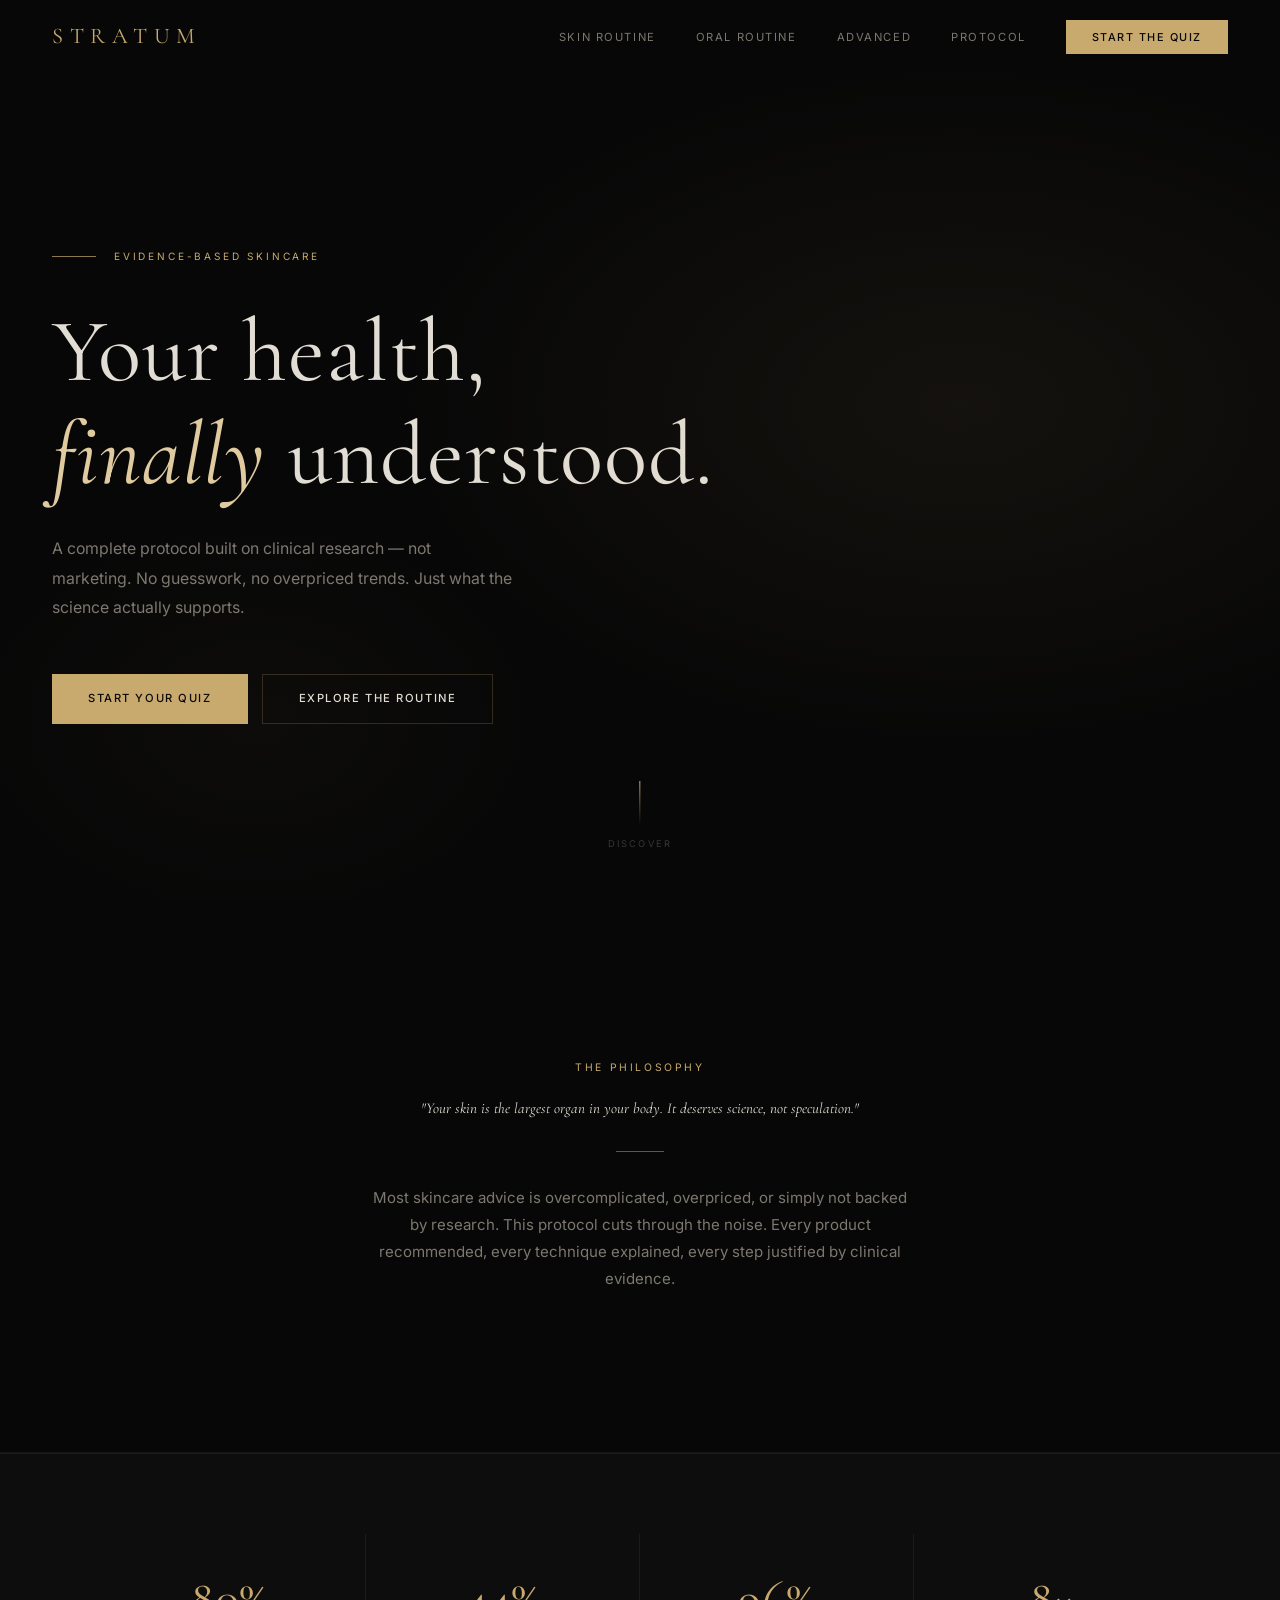
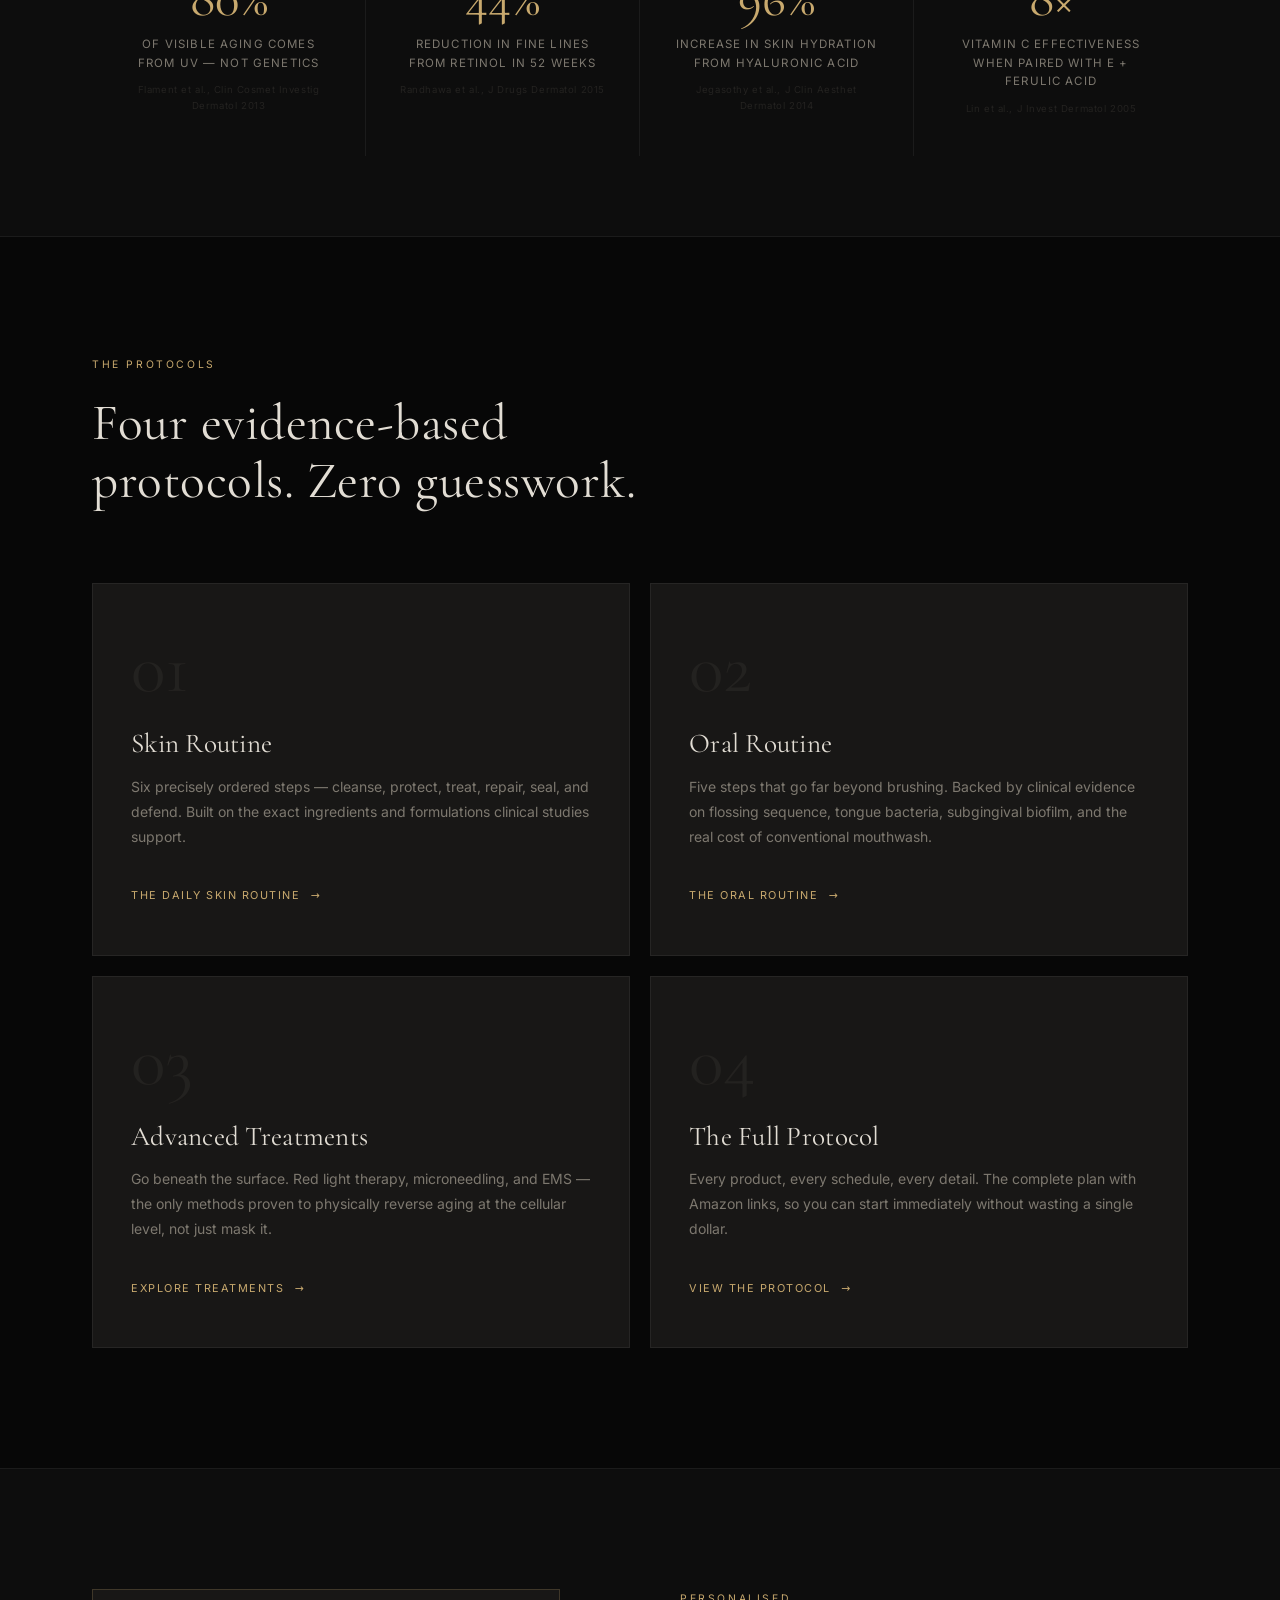
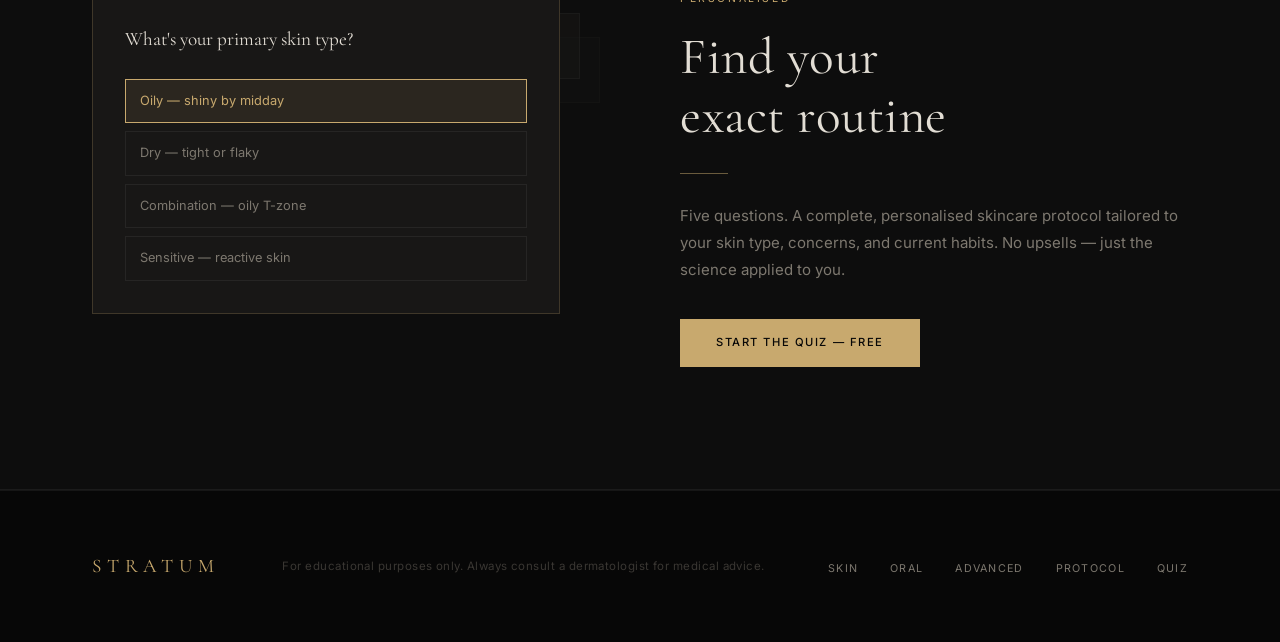
<file: index.html>
<!DOCTYPE html>
<html lang="en">
<head>
  <meta charset="UTF-8">
  <meta name="viewport" content="width=device-width, initial-scale=1.0">
  <title>STRATUM — Evidence-Based Skincare</title>
  <link rel="stylesheet" href="styles.css">
  <style>
    /* ── Hero ── */
    .hero {
      min-height: 100vh;
      display: flex;
      flex-direction: column;
      justify-content: center;
      padding: 0 52px;
      padding-top: var(--nav-h);
      position: relative;
      overflow: hidden;
    }
    .hero::before {
      content: '';
      position: absolute; inset: 0;
      background:
        radial-gradient(ellipse 70% 60% at 75% 45%, rgba(200,169,110,0.07) 0%, transparent 65%),
        radial-gradient(ellipse 40% 40% at 20% 80%, rgba(200,169,110,0.03) 0%, transparent 60%);
      pointer-events: none;
    }
    .hero-eyebrow {
      display: flex;
      align-items: center;
      gap: 18px;
      font-size: 0.63rem;
      letter-spacing: 0.28em;
      text-transform: uppercase;
      color: var(--gold);
      margin-bottom: 36px;
    }
    .hero-eyebrow::before {
      content: '';
      display: block;
      width: 44px; height: 1px;
      background: var(--gold);
      opacity: 0.7;
    }
    .hero h1 {
      max-width: 860px;
      margin-bottom: 28px;
    }
    .hero h1 em { font-style: italic; color: var(--gold-light); }
    .hero-sub {
      max-width: 460px;
      font-size: 0.9875rem;
      color: var(--text-muted);
      line-height: 1.85;
      margin-bottom: 52px;
    }
    .hero-actions { display: flex; gap: 14px; flex-wrap: wrap; }
    .hero-scroll {
      position: absolute;
      bottom: 48px;
      left: 50%;
      transform: translateX(-50%);
      display: flex;
      flex-direction: column;
      align-items: center;
      gap: 12px;
      font-size: 0.58rem;
      letter-spacing: 0.22em;
      text-transform: uppercase;
      color: var(--text-dim);
    }
    .scroll-line {
      width: 1px; height: 44px;
      background: linear-gradient(to bottom, var(--gold), transparent);
      animation: pulse 2.2s ease-in-out infinite;
    }
    @keyframes pulse { 0%,100% { opacity: 0.3; } 50% { opacity: 0.9; } }

    /* ── Intro ── */
    .intro {
      padding: 160px 0;
      text-align: center;
      border-bottom: 1px solid var(--border);
    }
    .intro-quote {
      font-family: var(--font-display);
      font-size: clamp(1.5rem, 3vw, 2.3rem);
      font-style: italic;
      color: var(--text);
      max-width: 680px;
      margin: 0 auto 20px;
      line-height: 1.5;
    }
    .divider-center { margin: 32px auto; }
    .intro p { max-width: 540px; margin: 0 auto; font-size: 0.9375rem; }

    /* ── Pillars ── */
    .pillars { padding: 120px 0; }
    .pillars-head { margin-bottom: 72px; }
    .pillar-card {
      padding: 48px 38px;
      background: var(--card);
      border: 1px solid var(--border);
      position: relative;
      overflow: hidden;
      transition: var(--trans);
    }
    .pillar-card::after {
      content: '';
      position: absolute;
      bottom: 0; left: 0; right: 0;
      height: 1px;
      background: var(--gold);
      transform: scaleX(0);
      transform-origin: left;
      transition: transform 0.4s var(--ease);
    }
    .pillar-card:hover { border-color: var(--gold-border); background: var(--card-hover); }
    .pillar-card:hover::after { transform: scaleX(1); }
    .pillar-num {
      font-family: var(--font-display);
      font-size: 4.5rem;
      color: var(--text-dim);
      line-height: 1;
      margin-bottom: 24px;
      opacity: 0.35;
    }
    .pillar-card h3 { font-size: 1.7rem; margin-bottom: 14px; }
    .pillar-card p { font-size: 0.875rem; margin-bottom: 32px; }
    .pillar-link {
      font-size: 0.68rem;
      letter-spacing: 0.14em;
      text-transform: uppercase;
      color: var(--gold);
      display: inline-flex;
      align-items: center;
      gap: 10px;
      transition: gap var(--trans);
    }
    .pillar-link:hover { gap: 16px; }
    .pillar-link::after { content: '→'; }

    /* ── Numbers banner ── */
    .numbers { padding: 80px 0; background: var(--surface); border-top: 1px solid var(--border); border-bottom: 1px solid var(--border); }
    .numbers-grid { display: grid; grid-template-columns: repeat(4, 1fr); gap: 0; }
    .number-item {
      padding: 40px 32px;
      border-right: 1px solid var(--border);
      text-align: center;
    }
    .number-item:last-child { border-right: none; }
    .number-val {
      font-family: var(--font-display);
      font-size: clamp(2.5rem, 4vw, 3.5rem);
      color: var(--gold);
      line-height: 1;
      margin-bottom: 10px;
    }
    .number-label { font-size: 0.72rem; letter-spacing: 0.1em; text-transform: uppercase; color: var(--text-muted); }
    .number-cite {
      display: block;
      margin-top: 10px;
      font-size: 0.6rem;
      letter-spacing: 0.06em;
      color: var(--text-dim);
      opacity: 0.5;
      text-transform: none;
    }
    .number-cite a {
      color: inherit;
      text-decoration: underline;
      text-decoration-color: transparent;
      transition: opacity 0.2s, text-decoration-color 0.2s;
    }
    .number-cite a:hover { opacity: 1; text-decoration-color: currentColor; }

    /* ── Quiz Teaser ── */
    .quiz-teaser { padding: 120px 0; }
    .quiz-teaser-inner {
      display: grid;
      grid-template-columns: 1fr 1fr;
      gap: 80px;
      align-items: center;
    }
    .quiz-mockup {
      position: relative;
      height: 380px;
    }
    .mock-card {
      position: absolute;
      background: var(--card);
      border: 1px solid var(--border);
      padding: 32px;
      left: 0; right: 0;
    }
    .mock-card:nth-child(1) { top: 0; right: 40px; z-index: 3; border-color: var(--gold-border); }
    .mock-card:nth-child(2) { top: 24px; left: 20px; right: 20px; z-index: 2; opacity: 0.55; }
    .mock-card:nth-child(3) { top: 48px; left: 40px; z-index: 1; opacity: 0.25; }
    .mock-q { font-family: var(--font-display); font-size: 1.2rem; color: var(--text); margin-bottom: 22px; }
    .mock-opts { display: flex; flex-direction: column; gap: 8px; }
    .mock-opt {
      padding: 11px 14px;
      border: 1px solid var(--border);
      font-size: 0.8rem;
      color: var(--text-muted);
    }
    .mock-opt.sel { border-color: var(--gold); color: var(--gold); background: var(--gold-dim); }

    /* ── 4-card pillar grid ── */
    .grid-4 { display: grid; grid-template-columns: repeat(2, 1fr); gap: 20px; }

    @media (max-width: 960px) {
      .hero { padding: 0 28px; padding-top: var(--nav-h); }
      .quiz-teaser-inner { grid-template-columns: 1fr; gap: 48px; }
      .numbers-grid { grid-template-columns: repeat(2, 1fr); }
      .number-item:nth-child(2) { border-right: none; }
      .number-item:nth-child(3) { border-top: 1px solid var(--border); }
      .number-item:nth-child(4) { border-top: 1px solid var(--border); }
      .grid-4 { grid-template-columns: 1fr; }
    }
    @media (max-width: 640px) {
      .numbers-grid { grid-template-columns: 1fr; }
      .number-item { border-right: none; border-top: 1px solid var(--border); }
      .number-item:first-child { border-top: none; }
    }
  </style>
</head>
<body>

  <!-- Navigation -->
  <nav class="nav" id="nav">
    <a href="index.html" class="nav-logo">Stratum</a>
    <ul class="nav-links">
      <li><a href="surface.html">Skin Routine</a></li>
      <li><a href="oral.html">Oral Routine</a></li>
      <li><a href="advanced.html">Advanced</a></li>
      <li><a href="protocol.html">Protocol</a></li>
      <li><a href="quiz.html" class="nav-quiz">Start the Quiz</a></li>
    </ul>
  </nav>

  <!-- Hero -->
  <section class="hero">
    <div class="hero-eyebrow">Evidence-Based Skincare</div>
    <h1>Your health,<br><em>finally</em> understood.</h1>
    <p class="hero-sub">A complete protocol built on clinical research — not marketing. No guesswork, no overpriced trends. Just what the science actually supports.</p>
    <div class="hero-actions">
      <a href="quiz.html" class="btn btn-primary">Start Your Quiz</a>
      <a href="surface.html" class="btn btn-outline">Explore the Routine</a>
    </div>
    <div class="hero-scroll">
      <div class="scroll-line"></div>
      Discover
    </div>
  </section>

  <!-- Intro quote -->
  <section class="intro">
    <div class="container-sm">
      <span class="section-label" style="display:block;text-align:center;">The Philosophy</span>
      <p class="intro-quote">"Your skin is the largest organ in your body. It deserves science, not speculation."</p>
      <div class="divider divider-center"></div>
      <p>Most skincare advice is overcomplicated, overpriced, or simply not backed by research. This protocol cuts through the noise. Every product recommended, every technique explained, every step justified by clinical evidence.</p>
    </div>
  </section>

  <!-- Numbers -->
  <div class="numbers">
    <div class="container">
      <div class="numbers-grid">
        <div class="number-item fade-up">
          <div class="number-val">80%</div>
          <div class="number-label">of visible aging comes from UV — not genetics</div>
          <span class="number-cite"><a href="https://pubmed.ncbi.nlm.nih.gov/24101874/" target="_blank" rel="noopener">Flament et al., Clin Cosmet Investig Dermatol 2013</a></span>
        </div>
        <div class="number-item fade-up" style="transition-delay:0.1s">
          <div class="number-val">44%</div>
          <div class="number-label">reduction in fine lines from retinol in 52 weeks</div>
          <span class="number-cite"><a href="https://pubmed.ncbi.nlm.nih.gov/25738849/" target="_blank" rel="noopener">Randhawa et al., J Drugs Dermatol 2015</a></span>
        </div>
        <div class="number-item fade-up" style="transition-delay:0.2s">
          <div class="number-val">96%</div>
          <div class="number-label">increase in skin hydration from hyaluronic acid</div>
          <span class="number-cite"><a href="https://pubmed.ncbi.nlm.nih.gov/24688623/" target="_blank" rel="noopener">Jegasothy et al., J Clin Aesthet Dermatol 2014</a></span>
        </div>
        <div class="number-item fade-up" style="transition-delay:0.3s">
          <div class="number-val">8×</div>
          <div class="number-label">Vitamin C effectiveness when paired with E + ferulic acid</div>
          <span class="number-cite"><a href="https://pubmed.ncbi.nlm.nih.gov/16185284/" target="_blank" rel="noopener">Lin et al., J Invest Dermatol 2005</a></span>
        </div>
      </div>
    </div>
  </div>

  <!-- Three Pillars -->
  <section class="pillars">
    <div class="container">
      <div class="pillars-head fade-up">
        <span class="section-label">The Protocols</span>
        <h2>Four evidence-based<br>protocols. Zero guesswork.</h2>
      </div>
      <div class="grid-4">
        <div class="pillar-card fade-up">
          <div class="pillar-num">01</div>
          <h3>Skin Routine</h3>
          <p>Six precisely ordered steps — cleanse, protect, treat, repair, seal, and defend. Built on the exact ingredients and formulations clinical studies support.</p>
          <a href="surface.html" class="pillar-link">The Daily Skin Routine</a>
        </div>
        <div class="pillar-card fade-up" style="transition-delay:0.08s">
          <div class="pillar-num">02</div>
          <h3>Oral Routine</h3>
          <p>Five steps that go far beyond brushing. Backed by clinical evidence on flossing sequence, tongue bacteria, subgingival biofilm, and the real cost of conventional mouthwash.</p>
          <a href="oral.html" class="pillar-link">The Oral Routine</a>
        </div>
        <div class="pillar-card fade-up" style="transition-delay:0.16s">
          <div class="pillar-num">03</div>
          <h3>Advanced Treatments</h3>
          <p>Go beneath the surface. Red light therapy, microneedling, and EMS — the only methods proven to physically reverse aging at the cellular level, not just mask it.</p>
          <a href="advanced.html" class="pillar-link">Explore Treatments</a>
        </div>
        <div class="pillar-card fade-up" style="transition-delay:0.24s">
          <div class="pillar-num">04</div>
          <h3>The Full Protocol</h3>
          <p>Every product, every schedule, every detail. The complete plan with Amazon links, so you can start immediately without wasting a single dollar.</p>
          <a href="protocol.html" class="pillar-link">View the Protocol</a>
        </div>
      </div>
    </div>
  </section>

  <!-- Quiz Teaser -->
  <section class="quiz-teaser" style="background:var(--surface); border-top:1px solid var(--border); border-bottom:1px solid var(--border);">
    <div class="container">
      <div class="quiz-teaser-inner">
        <div class="quiz-mockup fade-up">
          <div class="mock-card">
            <p class="mock-q">What's your primary skin type?</p>
            <div class="mock-opts">
              <div class="mock-opt sel">Oily — shiny by midday</div>
              <div class="mock-opt">Dry — tight or flaky</div>
              <div class="mock-opt">Combination — oily T-zone</div>
              <div class="mock-opt">Sensitive — reactive skin</div>
            </div>
          </div>
          <div class="mock-card"></div>
          <div class="mock-card"></div>
        </div>
        <div class="fade-up" style="transition-delay:0.15s">
          <span class="section-label">Personalised</span>
          <h2>Find your<br>exact routine</h2>
          <div class="divider"></div>
          <p style="margin-bottom:36px;">Five questions. A complete, personalised skincare protocol tailored to your skin type, concerns, and current habits. No upsells — just the science applied to you.</p>
          <a href="quiz.html" class="btn btn-primary">Start the Quiz — Free</a>
        </div>
      </div>
    </div>
  </section>

  <!-- Footer -->
  <footer class="footer">
    <div class="container">
      <div class="footer-inner">
        <a href="index.html" class="footer-logo">Stratum</a>
        <p class="footer-note">For educational purposes only. Always consult a dermatologist for medical advice.</p>
        <ul class="footer-links">
          <li><a href="surface.html">Skin</a></li>
          <li><a href="oral.html">Oral</a></li>
          <li><a href="advanced.html">Advanced</a></li>
          <li><a href="protocol.html">Protocol</a></li>
          <li><a href="quiz.html">Quiz</a></li>
        </ul>
      </div>
    </div>
  </footer>

  <script src="app.js"></script>
</body>
</html>
</file>
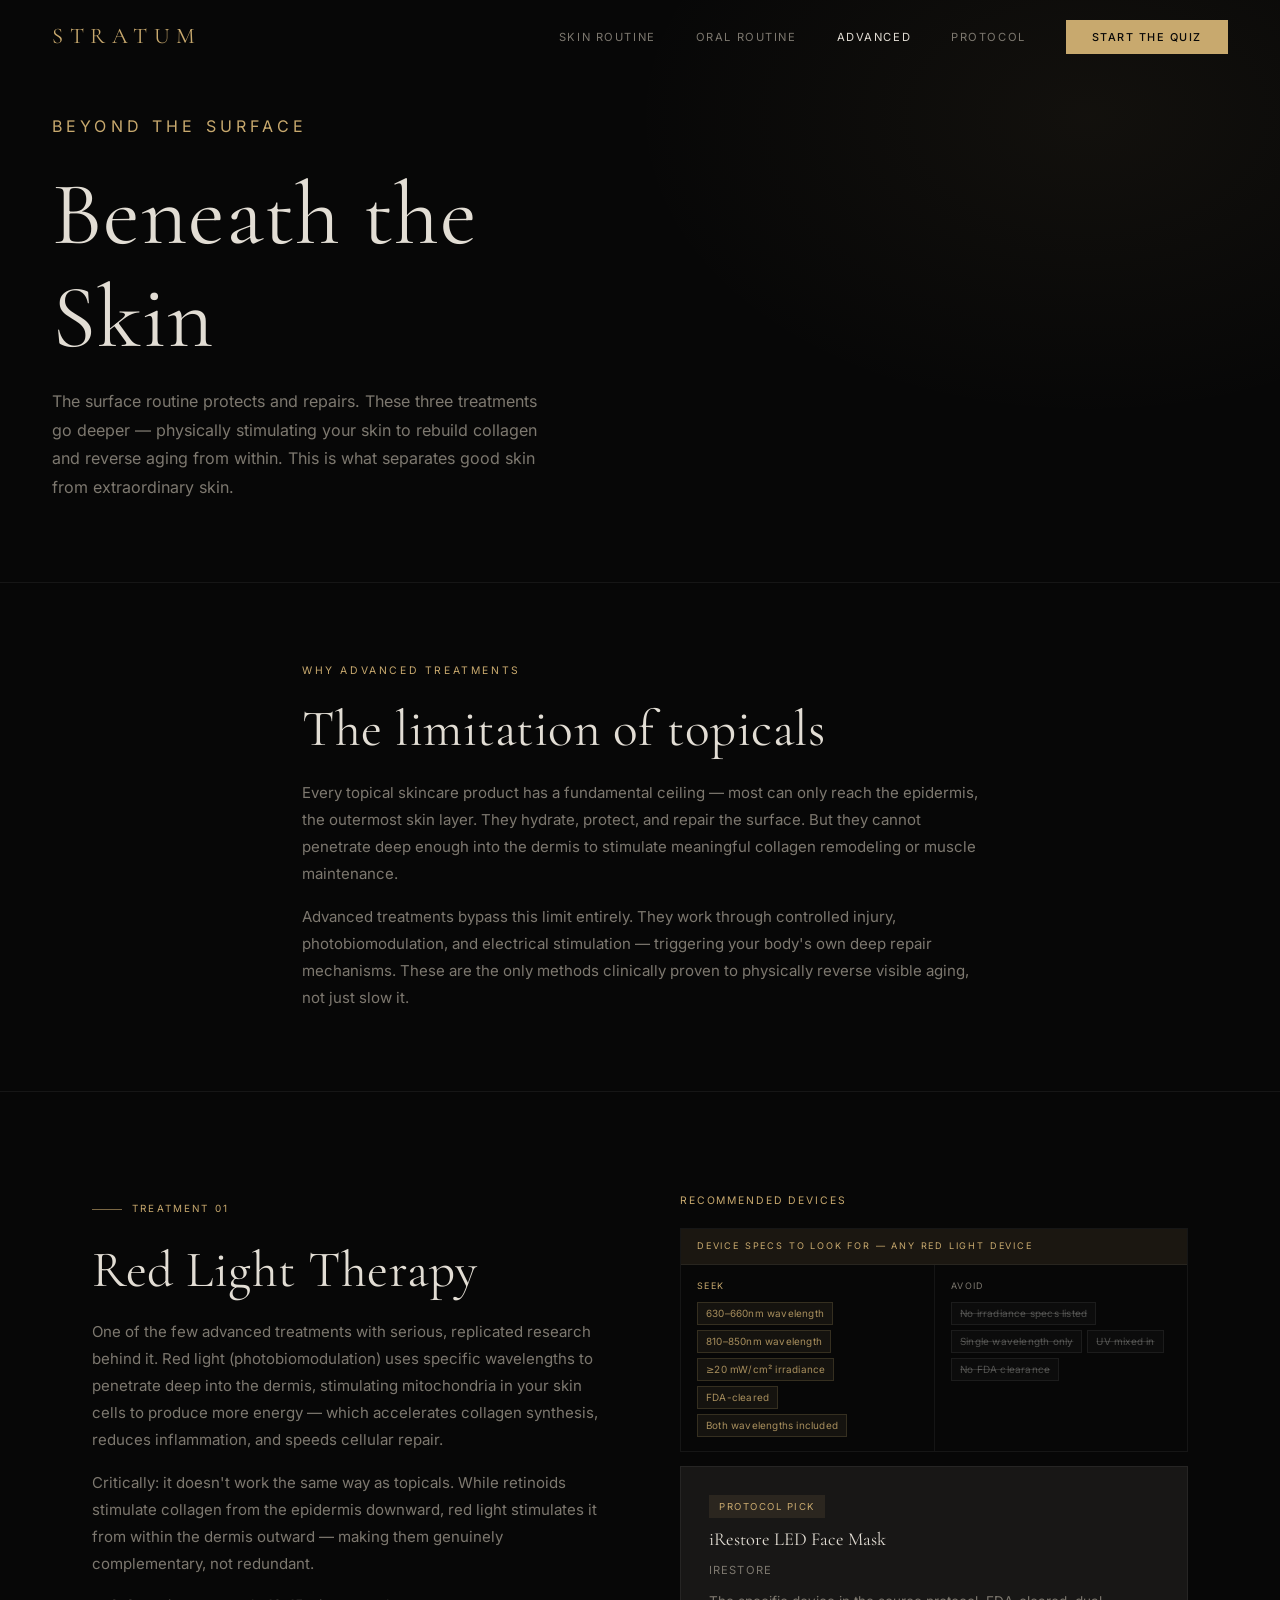
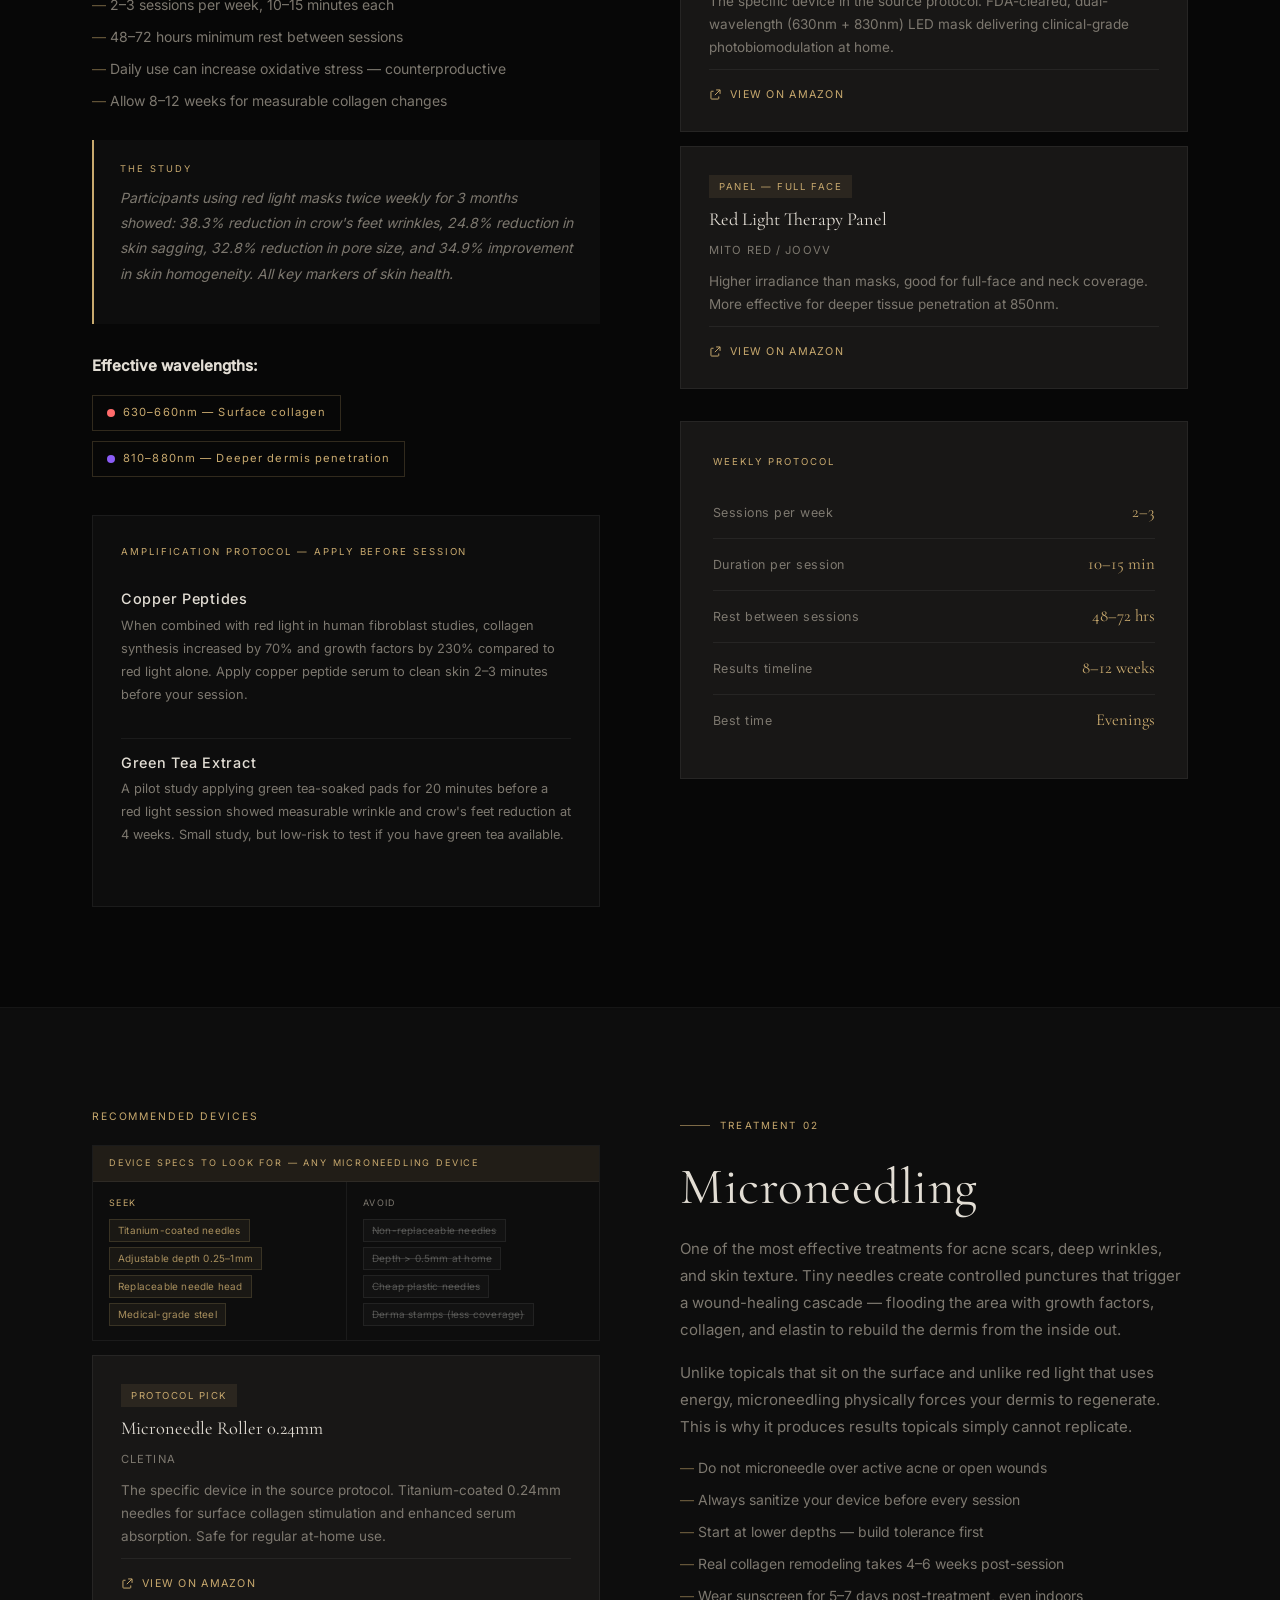
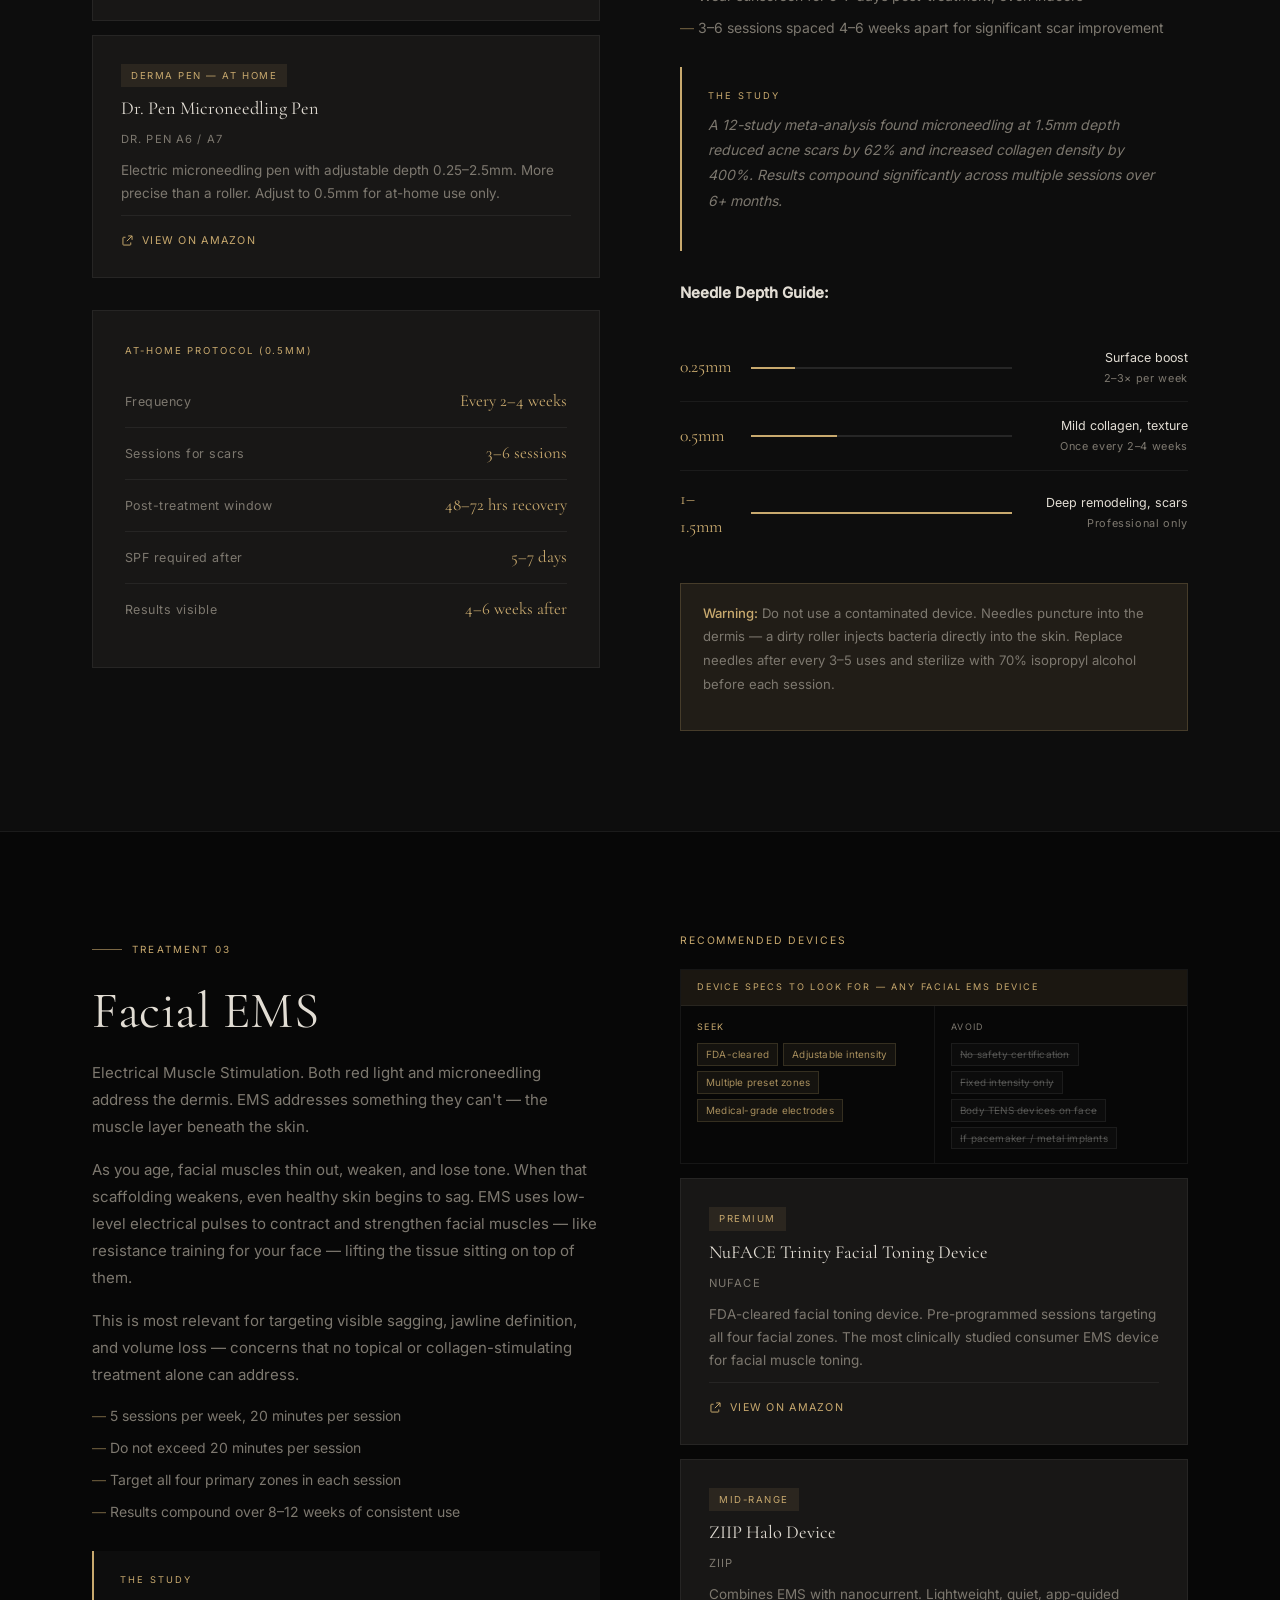
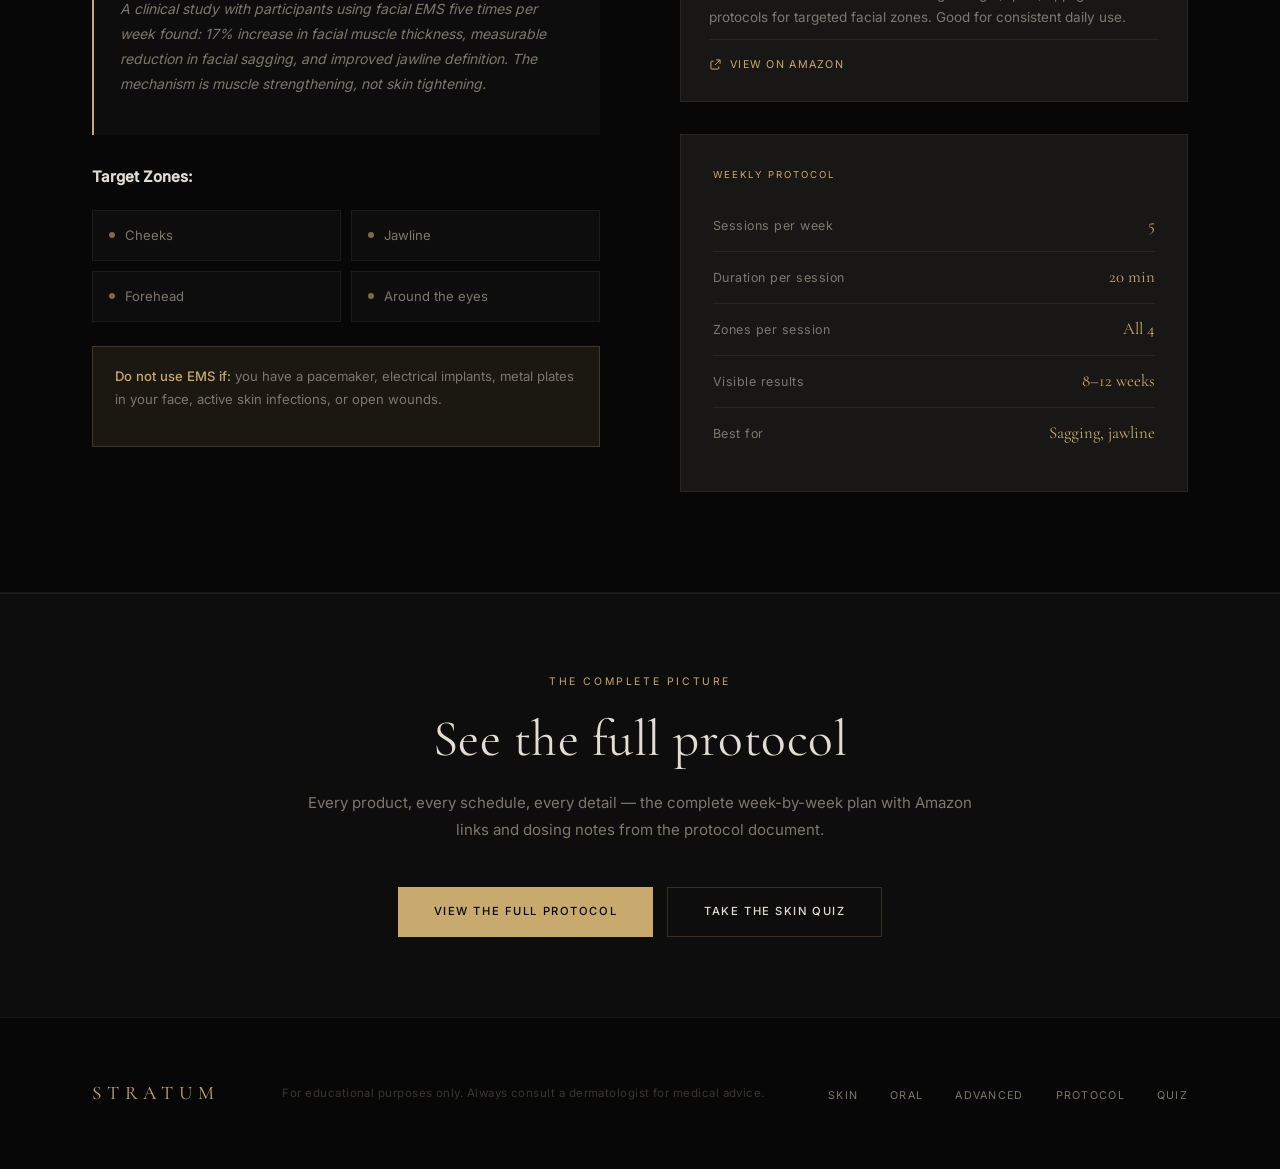
<file: advanced.html>
<!DOCTYPE html>
<html lang="en">
<head>
  <meta charset="UTF-8">
  <meta name="viewport" content="width=device-width, initial-scale=1.0">
  <title>Advanced Treatments — STRATUM</title>
  <link rel="stylesheet" href="styles.css">
  <style>
    .treatment-section {
      padding: 100px 0;
      border-bottom: 1px solid var(--border);
    }
    .treatment-section:last-of-type { border-bottom: none; }
    .treatment-inner {
      display: grid;
      grid-template-columns: 1fr 1fr;
      gap: 80px;
      align-items: start;
    }
    .treatment-badge {
      display: inline-flex;
      align-items: center;
      gap: 10px;
      font-size: 0.62rem;
      letter-spacing: 0.22em;
      text-transform: uppercase;
      color: var(--gold);
      margin-bottom: 24px;
    }
    .treatment-badge::before {
      content: '';
      display: block;
      width: 30px;
      height: 1px;
      background: var(--gold);
      opacity: 0.6;
    }
    .treatment-content h2 { margin-bottom: 18px; }
    .treatment-content p { margin-bottom: 16px; }
    .treatment-content ul { list-style: none; padding: 0; margin: 16px 0; }
    .treatment-content ul li {
      position: relative;
      padding-left: 18px;
      font-size: 0.875rem;
      color: var(--text-muted);
      margin-bottom: 9px;
      line-height: 1.65;
    }
    .treatment-content ul li::before { content: '—'; position: absolute; left: 0; color: var(--gold); opacity: 0.5; }

    /* Protocol card */
    .protocol-card {
      background: var(--card);
      border: 1px solid var(--border);
      padding: 32px;
    }
    .protocol-card-label {
      font-size: 0.6rem;
      letter-spacing: 0.2em;
      text-transform: uppercase;
      color: var(--gold);
      margin-bottom: 18px;
      display: block;
    }
    .protocol-row {
      display: flex;
      justify-content: space-between;
      align-items: baseline;
      padding: 12px 0;
      border-bottom: 1px solid var(--border);
    }
    .protocol-row:last-child { border-bottom: none; }
    .protocol-key { font-size: 0.78rem; color: var(--text-muted); letter-spacing: 0.04em; }
    .protocol-val {
      font-family: var(--font-display);
      font-size: 1.05rem;
      color: var(--gold);
    }

    /* Needle depth visual */
    .depth-visual { margin: 28px 0; }
    .depth-row {
      display: flex;
      align-items: center;
      gap: 16px;
      padding: 14px 0;
      border-bottom: 1px solid var(--border);
    }
    .depth-row:last-child { border-bottom: none; }
    .depth-mm {
      font-family: var(--font-display);
      font-size: 1.1rem;
      color: var(--gold);
      width: 55px;
      flex-shrink: 0;
    }
    .depth-bar-wrap { flex: 1; height: 2px; background: var(--border-mid); }
    .depth-bar { height: 100%; background: var(--gold); }
    .depth-info { display: flex; flex-direction: column; gap: 2px; flex-shrink: 0; min-width: 160px; text-align: right; }
    .depth-title { font-size: 0.78rem; color: var(--text); }
    .depth-freq { font-size: 0.68rem; color: var(--text-muted); letter-spacing: 0.06em; }

    /* Wavelength badge */
    .wavelength-badge {
      display: inline-flex;
      align-items: center;
      gap: 8px;
      padding: 8px 14px;
      border: 1px solid var(--gold-border);
      font-size: 0.7rem;
      color: var(--gold);
      letter-spacing: 0.1em;
      margin-right: 10px;
      margin-bottom: 10px;
    }
    .wavelength-dot { width: 8px; height: 8px; border-radius: 50%; }

    /* EMS zones */
    .zone-grid { display: grid; grid-template-columns: 1fr 1fr; gap: 10px; margin-top: 20px; }
    .zone-item {
      padding: 14px 16px;
      background: var(--surface);
      border: 1px solid var(--border);
      font-size: 0.82rem;
      color: var(--text-muted);
      display: flex;
      align-items: center;
      gap: 10px;
    }
    .zone-item::before {
      content: '';
      display: block;
      width: 6px; height: 6px;
      border-radius: 50%;
      background: var(--gold);
      opacity: 0.6;
      flex-shrink: 0;
    }

    .amplifier-box {
      background: var(--surface);
      border: 1px solid var(--border);
      padding: 28px;
      margin-top: 28px;
    }
    .amplifier-box-label {
      font-size: 0.6rem;
      letter-spacing: 0.2em;
      text-transform: uppercase;
      color: var(--gold);
      margin-bottom: 16px;
      display: block;
    }
    .amplifier-item {
      padding: 16px 0;
      border-bottom: 1px solid var(--border);
    }
    .amplifier-item:last-child { border-bottom: none; }
    .amplifier-item h5 { font-size: 0.9rem; margin-bottom: 6px; font-family: var(--font-body); font-weight: 500; color: var(--text); }
    .amplifier-item p { font-size: 0.8rem; }

    @media (max-width: 960px) {
      .treatment-inner { grid-template-columns: 1fr; gap: 48px; }
      .depth-info { min-width: 120px; }
    }
    @media (max-width: 640px) {
      .zone-grid { grid-template-columns: 1fr; }
    }
  </style>
</head>
<body>

  <nav class="nav" id="nav">
    <a href="index.html" class="nav-logo">Stratum</a>
    <ul class="nav-links">
      <li><a href="surface.html">Skin Routine</a></li>
      <li><a href="oral.html">Oral Routine</a></li>
      <li><a href="advanced.html" class="active">Advanced</a></li>
      <li><a href="protocol.html">Protocol</a></li>
      <li><a href="quiz.html" class="nav-quiz">Start the Quiz</a></li>
    </ul>
  </nav>

  <!-- Page Hero -->
  <div class="page-hero">
    <p class="page-hero-label">Beyond the Surface</p>
    <h1>Beneath the<br>Skin</h1>
    <p>The surface routine protects and repairs. These three treatments go deeper — physically stimulating your skin to rebuild collagen and reverse aging from within. This is what separates good skin from extraordinary skin.</p>
  </div>

  <!-- Intro context -->
  <section style="padding:80px 0; border-bottom:1px solid var(--border);">
    <div class="container-sm">
      <div class="fade-up">
        <span class="section-label">Why Advanced Treatments</span>
        <h2 style="margin-bottom:20px;">The limitation of topicals</h2>
        <p>Every topical skincare product has a fundamental ceiling — most can only reach the epidermis, the outermost skin layer. They hydrate, protect, and repair the surface. But they cannot penetrate deep enough into the dermis to stimulate meaningful collagen remodeling or muscle maintenance.</p>
        <p style="margin-top:16px;">Advanced treatments bypass this limit entirely. They work through controlled injury, photobiomodulation, and electrical stimulation — triggering your body's own deep repair mechanisms. These are the only methods clinically proven to physically reverse visible aging, not just slow it.</p>
      </div>
    </div>
  </section>

  <!-- ── TREATMENT 01: RED LIGHT THERAPY ── -->
  <section class="treatment-section">
    <div class="container">
      <div class="treatment-inner fade-up">
        <div class="treatment-content">
          <div class="treatment-badge">Treatment 01</div>
          <h2>Red Light Therapy</h2>
          <p>One of the few advanced treatments with serious, replicated research behind it. Red light (photobiomodulation) uses specific wavelengths to penetrate deep into the dermis, stimulating mitochondria in your skin cells to produce more energy — which accelerates collagen synthesis, reduces inflammation, and speeds cellular repair.</p>
          <p>Critically: it doesn't work the same way as topicals. While retinoids stimulate collagen from the epidermis downward, red light stimulates it from within the dermis outward — making them genuinely complementary, not redundant.</p>
          <ul>
            <li>2–3 sessions per week, 10–15 minutes each</li>
            <li>48–72 hours minimum rest between sessions</li>
            <li>Daily use can increase oxidative stress — counterproductive</li>
            <li>Allow 8–12 weeks for measurable collagen changes</li>
          </ul>
          <div class="science-box">
            <span class="science-label">The Study</span>
            <p>Participants using red light masks twice weekly for 3 months showed: 38.3% reduction in crow's feet wrinkles, 24.8% reduction in skin sagging, 32.8% reduction in pore size, and 34.9% improvement in skin homogeneity. All key markers of skin health.</p>
          </div>

          <p style="margin-top:24px;"><strong style="color:var(--text);">Effective wavelengths:</strong></p>
          <div style="margin-top:12px;">
            <div class="wavelength-badge">
              <div class="wavelength-dot" style="background:#ff6b6b;"></div>
              630–660nm — Surface collagen
            </div>
            <div class="wavelength-badge">
              <div class="wavelength-dot" style="background:#8b5cf6;"></div>
              810–880nm — Deeper dermis penetration
            </div>
          </div>

          <div class="amplifier-box">
            <span class="amplifier-box-label">Amplification Protocol — Apply Before Session</span>
            <div class="amplifier-item">
              <h5>Copper Peptides</h5>
              <p>When combined with red light in human fibroblast studies, collagen synthesis increased by 70% and growth factors by 230% compared to red light alone. Apply copper peptide serum to clean skin 2–3 minutes before your session.</p>
            </div>
            <div class="amplifier-item">
              <h5>Green Tea Extract</h5>
              <p>A pilot study applying green tea-soaked pads for 20 minutes before a red light session showed measurable wrinkle and crow's feet reduction at 4 weeks. Small study, but low-risk to test if you have green tea available.</p>
            </div>
          </div>
        </div>

        <div>
          <p class="step-products-label">Recommended Devices</p>
          <div style="display:flex;flex-direction:column;gap:14px;margin-bottom:32px;">
            <div class="ig-guide" style="margin-bottom:0;">
              <div class="ig-guide-header">Device specs to look for — any red light device</div>
              <div class="ig-guide-body">
                <div class="ig-col ig-seek">
                  <span class="ig-col-label">Seek</span>
                  <div class="ig-tags">
                    <span class="ig-tag">630–660nm wavelength</span>
                    <span class="ig-tag">810–850nm wavelength</span>
                    <span class="ig-tag">≥20 mW/cm² irradiance</span>
                    <span class="ig-tag">FDA-cleared</span>
                    <span class="ig-tag">Both wavelengths included</span>
                  </div>
                </div>
                <div class="ig-col ig-avoid">
                  <span class="ig-col-label">Avoid</span>
                  <div class="ig-tags">
                    <span class="ig-tag">No irradiance specs listed</span>
                    <span class="ig-tag">Single wavelength only</span>
                    <span class="ig-tag">UV mixed in</span>
                    <span class="ig-tag">No FDA clearance</span>
                  </div>
                </div>
              </div>
            </div>
            <div class="product-card">
              <span class="product-tag">Protocol Pick</span>
              <div class="product-name">iRestore LED Face Mask</div>
              <div class="product-brand">iRestore</div>
              <p class="product-desc">The specific device in the source protocol. FDA-cleared, dual-wavelength (630nm + 830nm) LED mask delivering clinical-grade photobiomodulation at home.</p>
              <a href="https://www.amazon.com/s?k=iRestore+LED+face+mask" target="_blank" class="amazon-link">
                <svg viewBox="0 0 20 20" fill="none" stroke="currentColor" stroke-width="1.5"><path d="M11 3H17V9M17 3L9 11M7 5H4a1 1 0 00-1 1v10a1 1 0 001 1h10a1 1 0 001-1v-3"/></svg>
                View on Amazon
              </a>
            </div>
            <div class="product-card">
              <span class="product-tag">Panel — Full Face</span>
              <div class="product-name">Red Light Therapy Panel</div>
              <div class="product-brand">Mito Red / Joovv</div>
              <p class="product-desc">Higher irradiance than masks, good for full-face and neck coverage. More effective for deeper tissue penetration at 850nm.</p>
              <a href="https://www.amazon.com/s?k=Joovv+red+light+therapy+panel" target="_blank" class="amazon-link">
                <svg viewBox="0 0 20 20" fill="none" stroke="currentColor" stroke-width="1.5"><path d="M11 3H17V9M17 3L9 11M7 5H4a1 1 0 00-1 1v10a1 1 0 001 1h10a1 1 0 001-1v-3"/></svg>
                View on Amazon
              </a>
            </div>
          </div>
          <div class="protocol-card">
            <span class="protocol-card-label">Weekly Protocol</span>
            <div class="protocol-row"><span class="protocol-key">Sessions per week</span><span class="protocol-val">2–3</span></div>
            <div class="protocol-row"><span class="protocol-key">Duration per session</span><span class="protocol-val">10–15 min</span></div>
            <div class="protocol-row"><span class="protocol-key">Rest between sessions</span><span class="protocol-val">48–72 hrs</span></div>
            <div class="protocol-row"><span class="protocol-key">Results timeline</span><span class="protocol-val">8–12 weeks</span></div>
            <div class="protocol-row"><span class="protocol-key">Best time</span><span class="protocol-val">Evenings</span></div>
          </div>
        </div>
      </div>
    </div>
  </section>

  <!-- ── TREATMENT 02: MICRONEEDLING ── -->
  <section class="treatment-section" style="background:var(--surface);">
    <div class="container">
      <div class="treatment-inner fade-up" style="direction:rtl;">
        <div class="treatment-content" style="direction:ltr;">
          <div class="treatment-badge">Treatment 02</div>
          <h2>Microneedling</h2>
          <p>One of the most effective treatments for acne scars, deep wrinkles, and skin texture. Tiny needles create controlled punctures that trigger a wound-healing cascade — flooding the area with growth factors, collagen, and elastin to rebuild the dermis from the inside out.</p>
          <p>Unlike topicals that sit on the surface and unlike red light that uses energy, microneedling physically forces your dermis to regenerate. This is why it produces results topicals simply cannot replicate.</p>
          <ul>
            <li>Do not microneedle over active acne or open wounds</li>
            <li>Always sanitize your device before every session</li>
            <li>Start at lower depths — build tolerance first</li>
            <li>Real collagen remodeling takes 4–6 weeks post-session</li>
            <li>Wear sunscreen for 5–7 days post-treatment, even indoors</li>
            <li>3–6 sessions spaced 4–6 weeks apart for significant scar improvement</li>
          </ul>
          <div class="science-box">
            <span class="science-label">The Study</span>
            <p>A 12-study meta-analysis found microneedling at 1.5mm depth reduced acne scars by 62% and increased collagen density by 400%. Results compound significantly across multiple sessions over 6+ months.</p>
          </div>

          <p style="margin-top:24px; margin-bottom:16px;"><strong style="color:var(--text);">Needle Depth Guide:</strong></p>
          <div class="depth-visual">
            <div class="depth-row">
              <div class="depth-mm">0.25mm</div>
              <div class="depth-bar-wrap"><div class="depth-bar" style="width:17%;"></div></div>
              <div class="depth-info">
                <div class="depth-title">Surface boost</div>
                <div class="depth-freq">2–3× per week</div>
              </div>
            </div>
            <div class="depth-row">
              <div class="depth-mm">0.5mm</div>
              <div class="depth-bar-wrap"><div class="depth-bar" style="width:33%;"></div></div>
              <div class="depth-info">
                <div class="depth-title">Mild collagen, texture</div>
                <div class="depth-freq">Once every 2–4 weeks</div>
              </div>
            </div>
            <div class="depth-row">
              <div class="depth-mm">1–1.5mm</div>
              <div class="depth-bar-wrap"><div class="depth-bar" style="width:100%;"></div></div>
              <div class="depth-info">
                <div class="depth-title">Deep remodeling, scars</div>
                <div class="depth-freq">Professional only</div>
              </div>
            </div>
          </div>

          <div class="note-box">
            <p><strong>Warning:</strong> Do not use a contaminated device. Needles puncture into the dermis — a dirty roller injects bacteria directly into the skin. Replace needles after every 3–5 uses and sterilize with 70% isopropyl alcohol before each session.</p>
          </div>
        </div>

        <div style="direction:ltr;">
          <p class="step-products-label">Recommended Devices</p>
          <div style="display:flex;flex-direction:column;gap:14px;margin-bottom:32px;">
            <div class="ig-guide" style="margin-bottom:0;">
              <div class="ig-guide-header">Device specs to look for — any microneedling device</div>
              <div class="ig-guide-body">
                <div class="ig-col ig-seek">
                  <span class="ig-col-label">Seek</span>
                  <div class="ig-tags">
                    <span class="ig-tag">Titanium-coated needles</span>
                    <span class="ig-tag">Adjustable depth 0.25–1mm</span>
                    <span class="ig-tag">Replaceable needle head</span>
                    <span class="ig-tag">Medical-grade steel</span>
                  </div>
                </div>
                <div class="ig-col ig-avoid">
                  <span class="ig-col-label">Avoid</span>
                  <div class="ig-tags">
                    <span class="ig-tag">Non-replaceable needles</span>
                    <span class="ig-tag">Depth &gt; 0.5mm at home</span>
                    <span class="ig-tag">Cheap plastic needles</span>
                    <span class="ig-tag">Derma stamps (less coverage)</span>
                  </div>
                </div>
              </div>
            </div>
            <div class="product-card">
              <span class="product-tag">Protocol Pick</span>
              <div class="product-name">Microneedle Roller 0.24mm</div>
              <div class="product-brand">Cletina</div>
              <p class="product-desc">The specific device in the source protocol. Titanium-coated 0.24mm needles for surface collagen stimulation and enhanced serum absorption. Safe for regular at-home use.</p>
              <a href="https://www.amazon.com/s?k=Cletina+microneedle+roller+0.24mm" target="_blank" class="amazon-link">
                <svg viewBox="0 0 20 20" fill="none" stroke="currentColor" stroke-width="1.5"><path d="M11 3H17V9M17 3L9 11M7 5H4a1 1 0 00-1 1v10a1 1 0 001 1h10a1 1 0 001-1v-3"/></svg>
                View on Amazon
              </a>
            </div>
            <div class="product-card">
              <span class="product-tag">Derma Pen — At Home</span>
              <div class="product-name">Dr. Pen Microneedling Pen</div>
              <div class="product-brand">Dr. Pen A6 / A7</div>
              <p class="product-desc">Electric microneedling pen with adjustable depth 0.25–2.5mm. More precise than a roller. Adjust to 0.5mm for at-home use only.</p>
              <a href="https://www.amazon.com/s?k=Dr.+Pen+A7+microneedling+pen" target="_blank" class="amazon-link">
                <svg viewBox="0 0 20 20" fill="none" stroke="currentColor" stroke-width="1.5"><path d="M11 3H17V9M17 3L9 11M7 5H4a1 1 0 00-1 1v10a1 1 0 001 1h10a1 1 0 001-1v-3"/></svg>
                View on Amazon
              </a>
            </div>
          </div>
          <div class="protocol-card">
            <span class="protocol-card-label">At-Home Protocol (0.5mm)</span>
            <div class="protocol-row"><span class="protocol-key">Frequency</span><span class="protocol-val">Every 2–4 weeks</span></div>
            <div class="protocol-row"><span class="protocol-key">Sessions for scars</span><span class="protocol-val">3–6 sessions</span></div>
            <div class="protocol-row"><span class="protocol-key">Post-treatment window</span><span class="protocol-val">48–72 hrs recovery</span></div>
            <div class="protocol-row"><span class="protocol-key">SPF required after</span><span class="protocol-val">5–7 days</span></div>
            <div class="protocol-row"><span class="protocol-key">Results visible</span><span class="protocol-val">4–6 weeks after</span></div>
          </div>
        </div>
      </div>
    </div>
  </section>

  <!-- ── TREATMENT 03: EMS ── -->
  <section class="treatment-section">
    <div class="container">
      <div class="treatment-inner fade-up">
        <div class="treatment-content">
          <div class="treatment-badge">Treatment 03</div>
          <h2>Facial EMS</h2>
          <p>Electrical Muscle Stimulation. Both red light and microneedling address the dermis. EMS addresses something they can't — the muscle layer beneath the skin.</p>
          <p>As you age, facial muscles thin out, weaken, and lose tone. When that scaffolding weakens, even healthy skin begins to sag. EMS uses low-level electrical pulses to contract and strengthen facial muscles — like resistance training for your face — lifting the tissue sitting on top of them.</p>
          <p>This is most relevant for targeting visible sagging, jawline definition, and volume loss — concerns that no topical or collagen-stimulating treatment alone can address.</p>
          <ul>
            <li>5 sessions per week, 20 minutes per session</li>
            <li>Do not exceed 20 minutes per session</li>
            <li>Target all four primary zones in each session</li>
            <li>Results compound over 8–12 weeks of consistent use</li>
          </ul>
          <div class="science-box">
            <span class="science-label">The Study</span>
            <p>A clinical study with participants using facial EMS five times per week found: 17% increase in facial muscle thickness, measurable reduction in facial sagging, and improved jawline definition. The mechanism is muscle strengthening, not skin tightening.</p>
          </div>

          <p style="margin-top:24px; margin-bottom:14px;"><strong style="color:var(--text);">Target Zones:</strong></p>
          <div class="zone-grid">
            <div class="zone-item">Cheeks</div>
            <div class="zone-item">Jawline</div>
            <div class="zone-item">Forehead</div>
            <div class="zone-item">Around the eyes</div>
          </div>

          <div class="note-box" style="margin-top:24px;">
            <p><strong>Do not use EMS if:</strong> you have a pacemaker, electrical implants, metal plates in your face, active skin infections, or open wounds.</p>
          </div>
        </div>

        <div>
          <p class="step-products-label">Recommended Devices</p>
          <div style="display:flex;flex-direction:column;gap:14px;margin-bottom:32px;">
            <div class="ig-guide" style="margin-bottom:0;">
              <div class="ig-guide-header">Device specs to look for — any facial EMS device</div>
              <div class="ig-guide-body">
                <div class="ig-col ig-seek">
                  <span class="ig-col-label">Seek</span>
                  <div class="ig-tags">
                    <span class="ig-tag">FDA-cleared</span>
                    <span class="ig-tag">Adjustable intensity</span>
                    <span class="ig-tag">Multiple preset zones</span>
                    <span class="ig-tag">Medical-grade electrodes</span>
                  </div>
                </div>
                <div class="ig-col ig-avoid">
                  <span class="ig-col-label">Avoid</span>
                  <div class="ig-tags">
                    <span class="ig-tag">No safety certification</span>
                    <span class="ig-tag">Fixed intensity only</span>
                    <span class="ig-tag">Body TENS devices on face</span>
                    <span class="ig-tag">If pacemaker / metal implants</span>
                  </div>
                </div>
              </div>
            </div>
            <div class="product-card">
              <span class="product-tag">Premium</span>
              <div class="product-name">NuFACE Trinity Facial Toning Device</div>
              <div class="product-brand">NuFACE</div>
              <p class="product-desc">FDA-cleared facial toning device. Pre-programmed sessions targeting all four facial zones. The most clinically studied consumer EMS device for facial muscle toning.</p>
              <a href="https://www.amazon.com/s?k=NuFACE+Trinity+facial+toning+device" target="_blank" class="amazon-link">
                <svg viewBox="0 0 20 20" fill="none" stroke="currentColor" stroke-width="1.5"><path d="M11 3H17V9M17 3L9 11M7 5H4a1 1 0 00-1 1v10a1 1 0 001 1h10a1 1 0 001-1v-3"/></svg>
                View on Amazon
              </a>
            </div>
            <div class="product-card">
              <span class="product-tag">Mid-Range</span>
              <div class="product-name">ZIIP Halo Device</div>
              <div class="product-brand">ZIIP</div>
              <p class="product-desc">Combines EMS with nanocurrent. Lightweight, quiet, app-guided protocols for targeted facial zones. Good for consistent daily use.</p>
              <a href="https://www.amazon.com/s?k=ZIIP+Halo+nanocurrent+device" target="_blank" class="amazon-link">
                <svg viewBox="0 0 20 20" fill="none" stroke="currentColor" stroke-width="1.5"><path d="M11 3H17V9M17 3L9 11M7 5H4a1 1 0 00-1 1v10a1 1 0 001 1h10a1 1 0 001-1v-3"/></svg>
                View on Amazon
              </a>
            </div>
          </div>
          <div class="protocol-card">
            <span class="protocol-card-label">Weekly Protocol</span>
            <div class="protocol-row"><span class="protocol-key">Sessions per week</span><span class="protocol-val">5</span></div>
            <div class="protocol-row"><span class="protocol-key">Duration per session</span><span class="protocol-val">20 min</span></div>
            <div class="protocol-row"><span class="protocol-key">Zones per session</span><span class="protocol-val">All 4</span></div>
            <div class="protocol-row"><span class="protocol-key">Visible results</span><span class="protocol-val">8–12 weeks</span></div>
            <div class="protocol-row"><span class="protocol-key">Best for</span><span class="protocol-val">Sagging, jawline</span></div>
          </div>
        </div>
      </div>
    </div>
  </section>

  <!-- CTA -->
  <section style="padding:80px 0; text-align:center; background:var(--surface); border-top:1px solid var(--border);">
    <div class="container-sm fade-up">
      <span class="section-label" style="display:block;text-align:center;">The Complete Picture</span>
      <h2 style="margin-bottom:20px;">See the full protocol</h2>
      <p style="margin-bottom:44px;">Every product, every schedule, every detail — the complete week-by-week plan with Amazon links and dosing notes from the protocol document.</p>
      <div style="display:flex;gap:14px;justify-content:center;flex-wrap:wrap;">
        <a href="protocol.html" class="btn btn-primary">View the Full Protocol</a>
        <a href="quiz.html" class="btn btn-outline">Take the Skin Quiz</a>
      </div>
    </div>
  </section>

  <footer class="footer">
    <div class="container">
      <div class="footer-inner">
        <a href="index.html" class="footer-logo">Stratum</a>
        <p class="footer-note">For educational purposes only. Always consult a dermatologist for medical advice.</p>
        <ul class="footer-links">
          <li><a href="surface.html">Skin</a></li>
          <li><a href="oral.html">Oral</a></li>
          <li><a href="advanced.html">Advanced</a></li>
          <li><a href="protocol.html">Protocol</a></li>
          <li><a href="quiz.html">Quiz</a></li>
        </ul>
      </div>
    </div>
  </footer>

  <script src="app.js"></script>
</body>
</html>
</file>
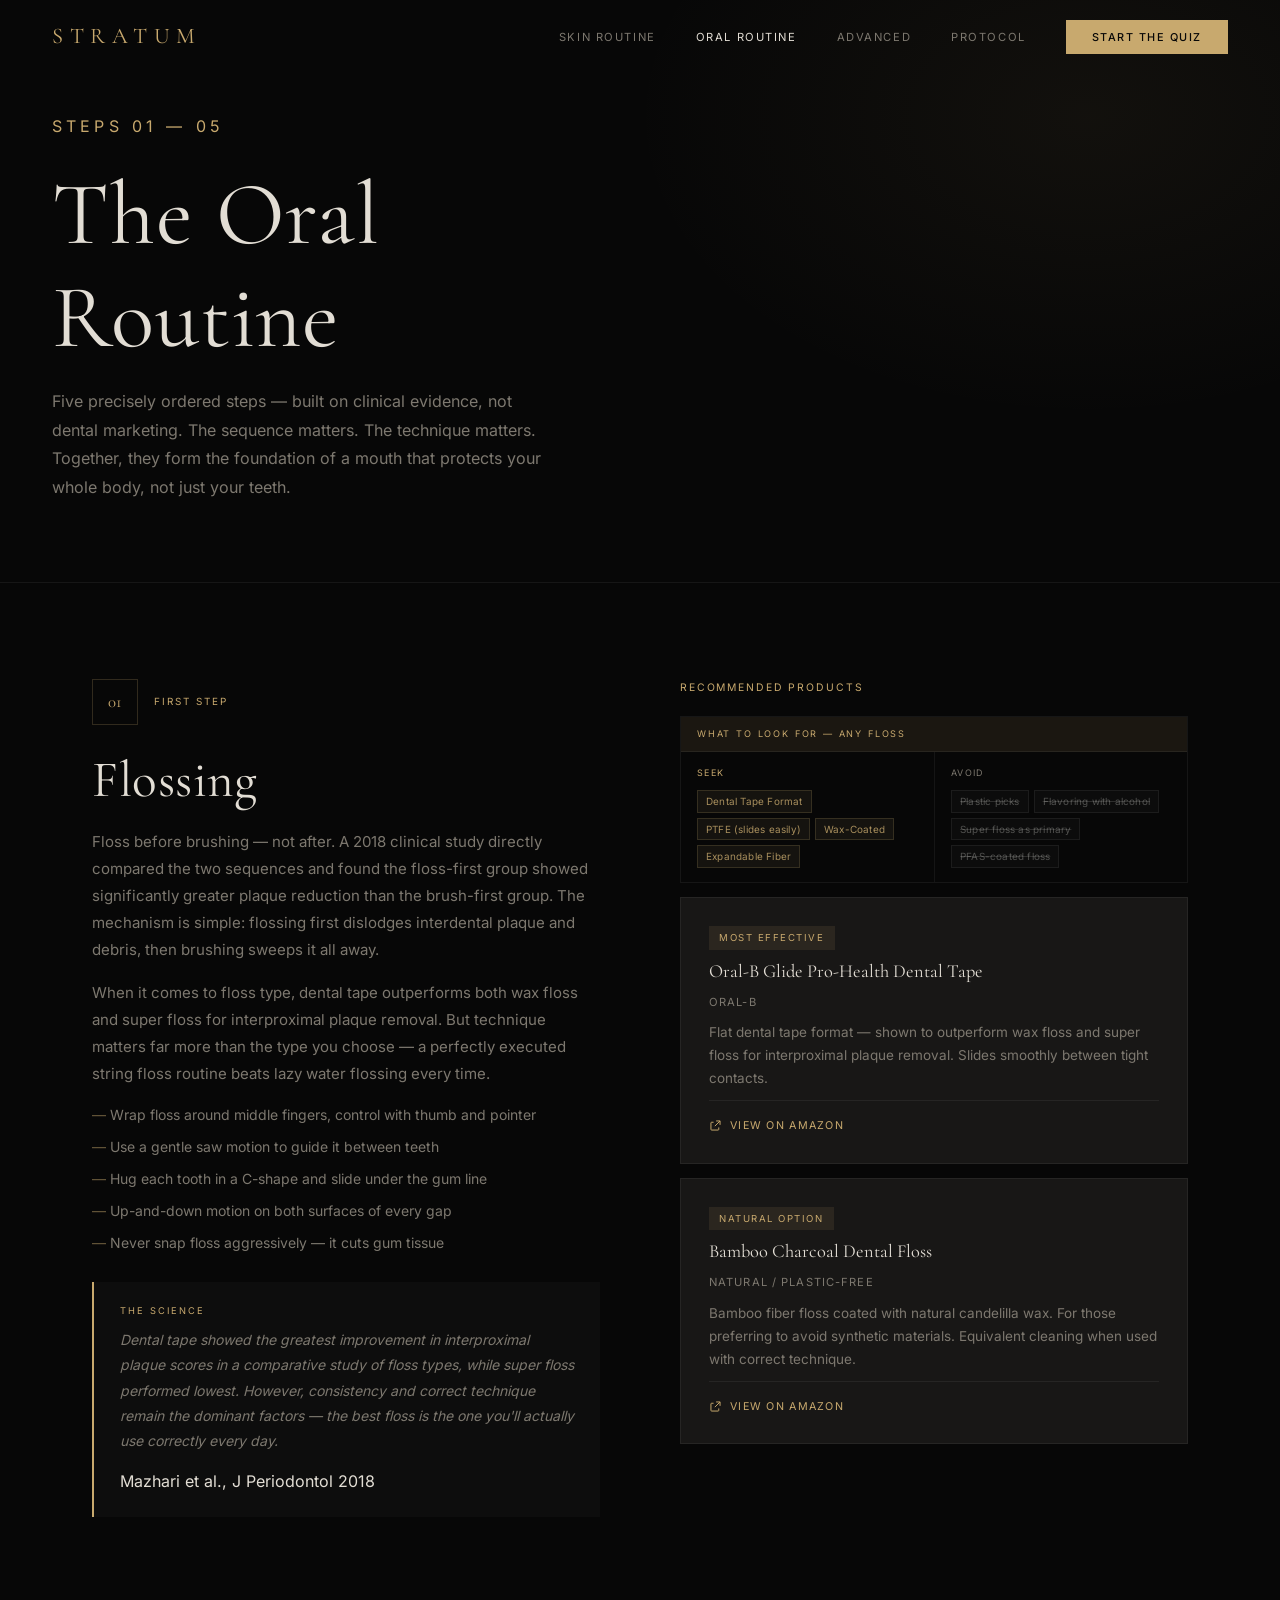
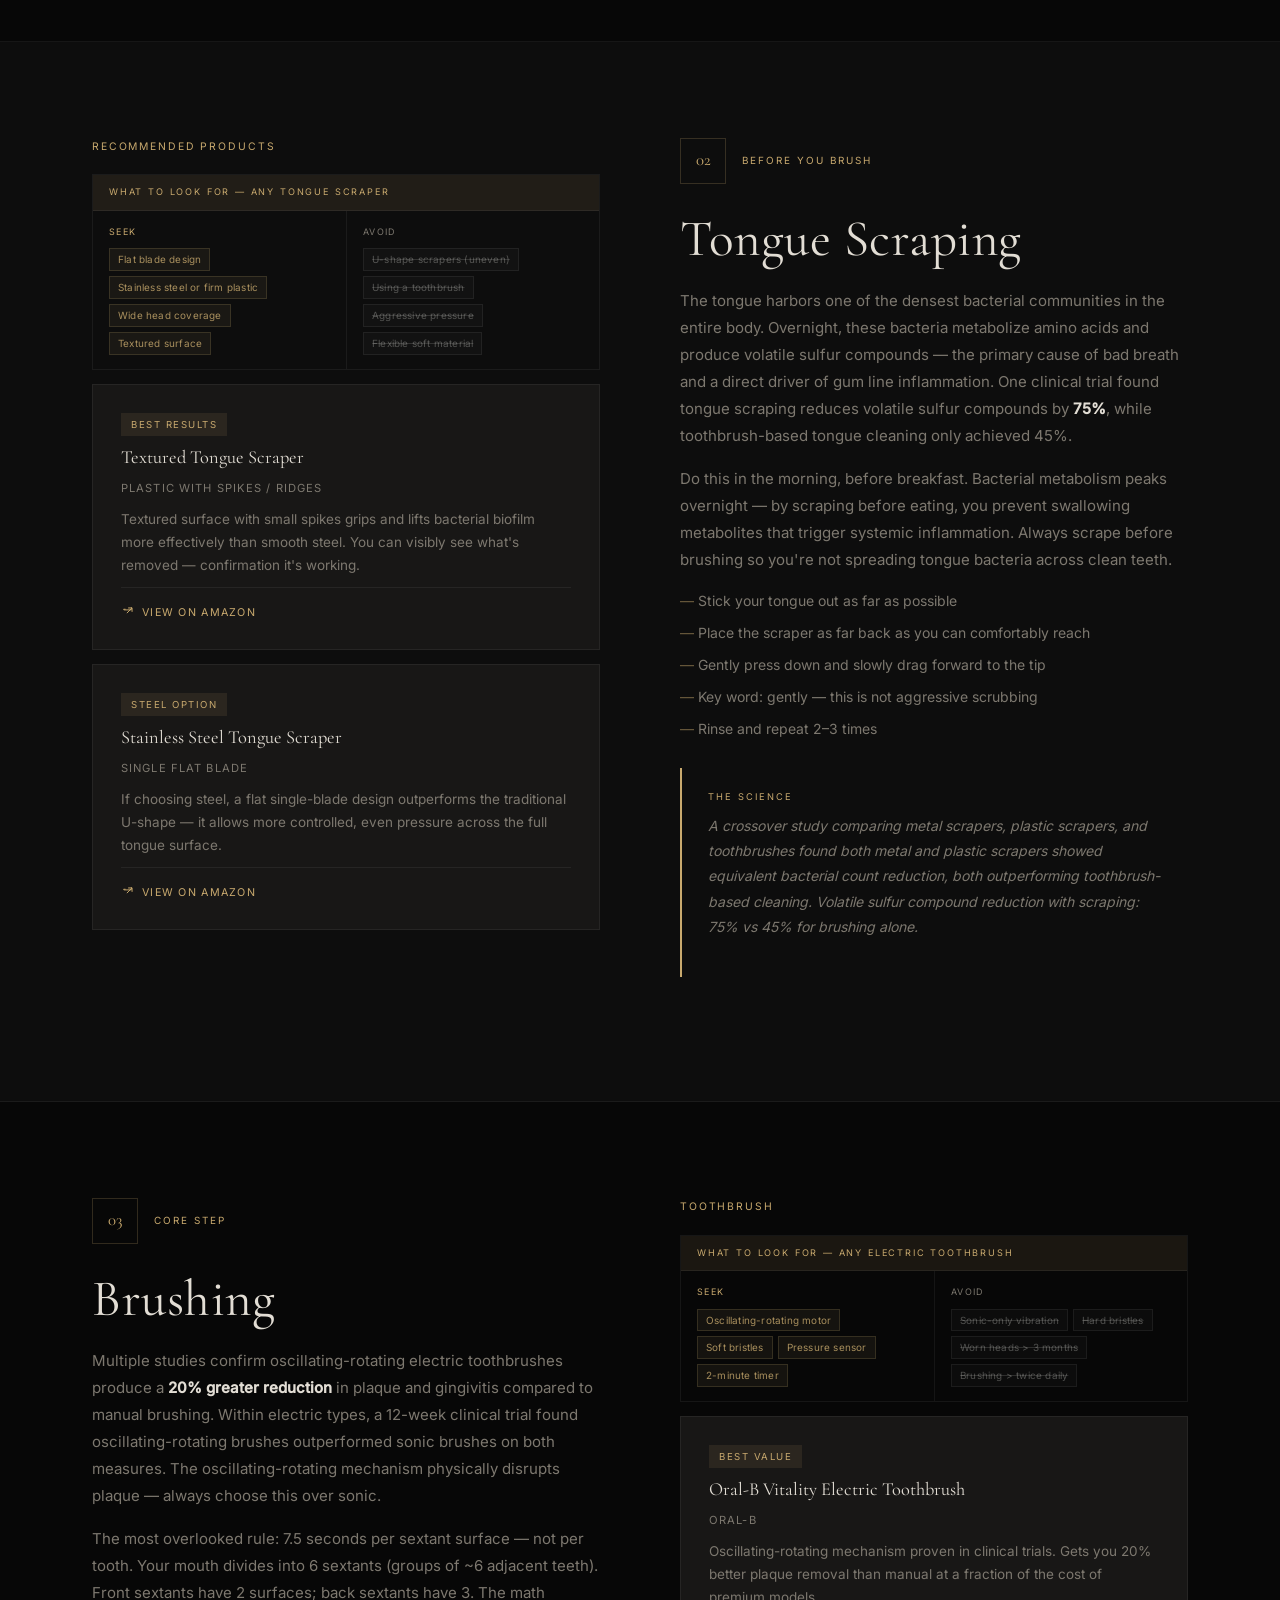
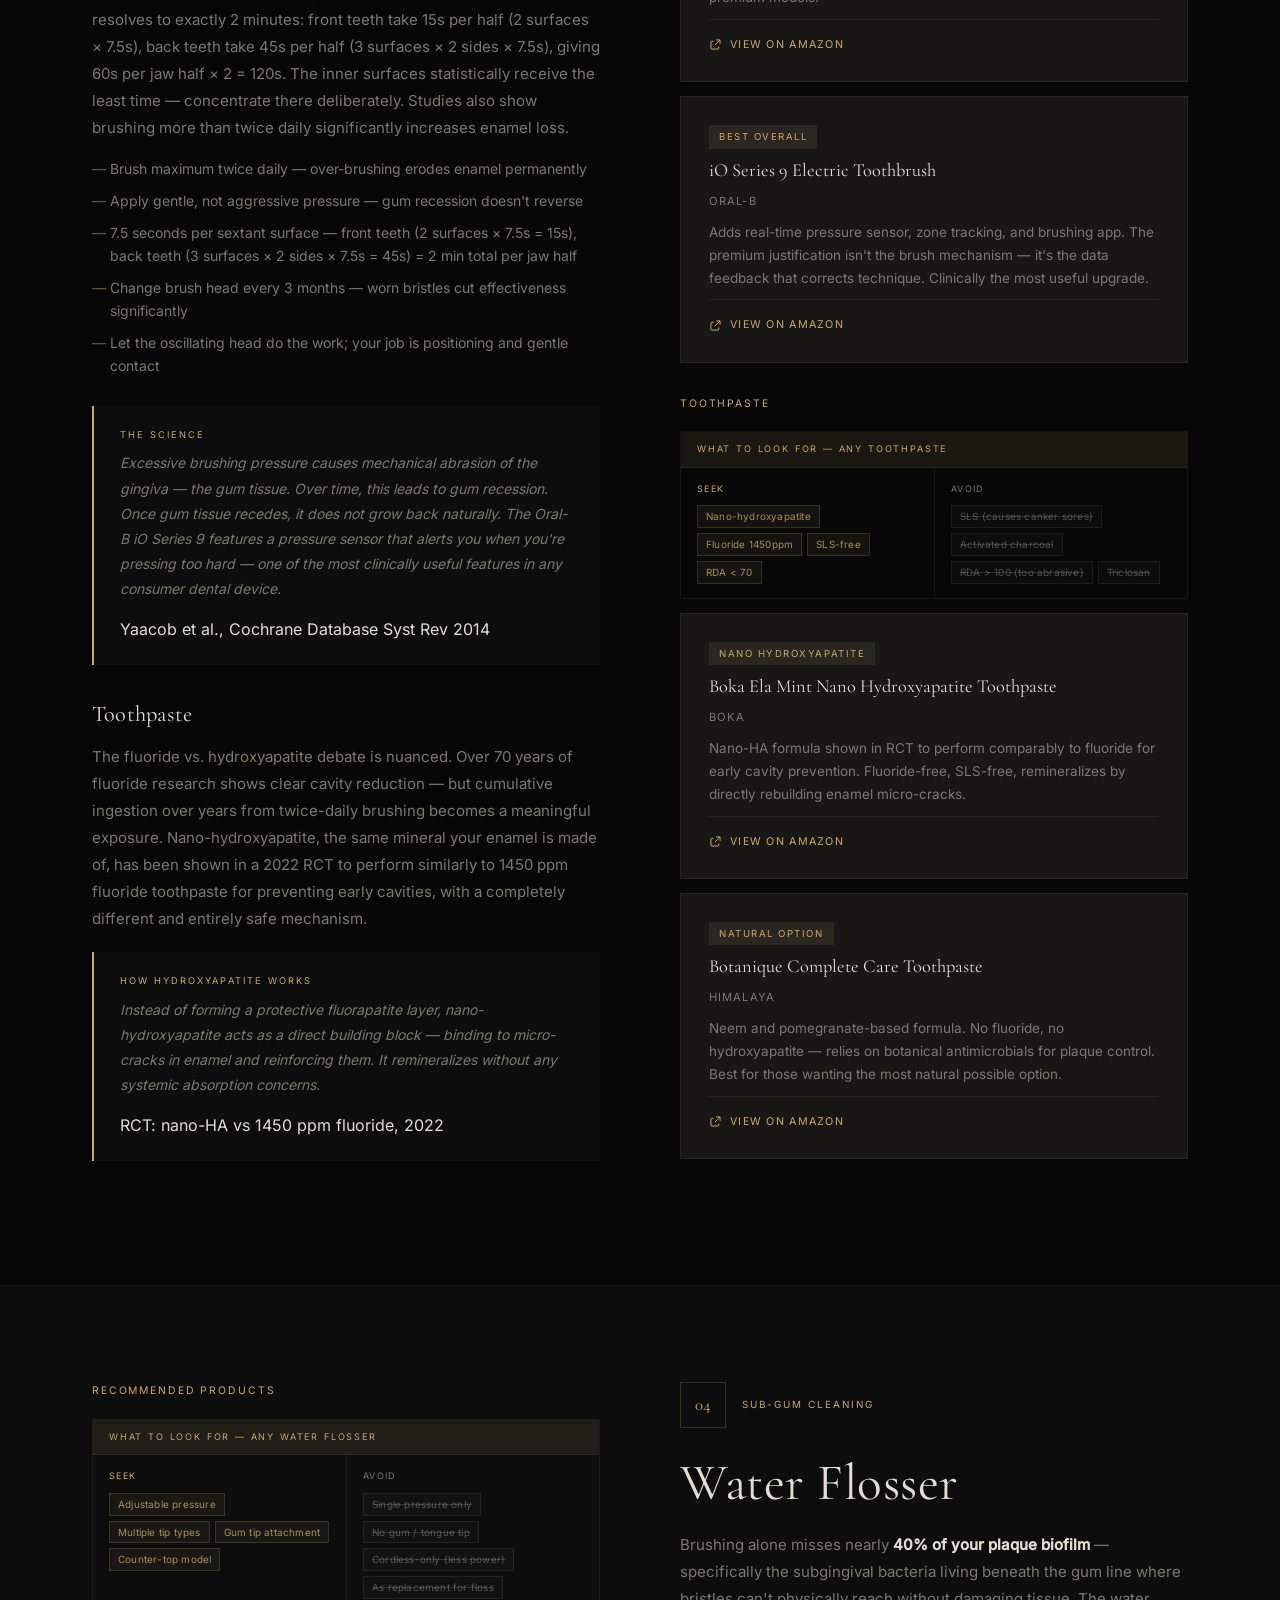
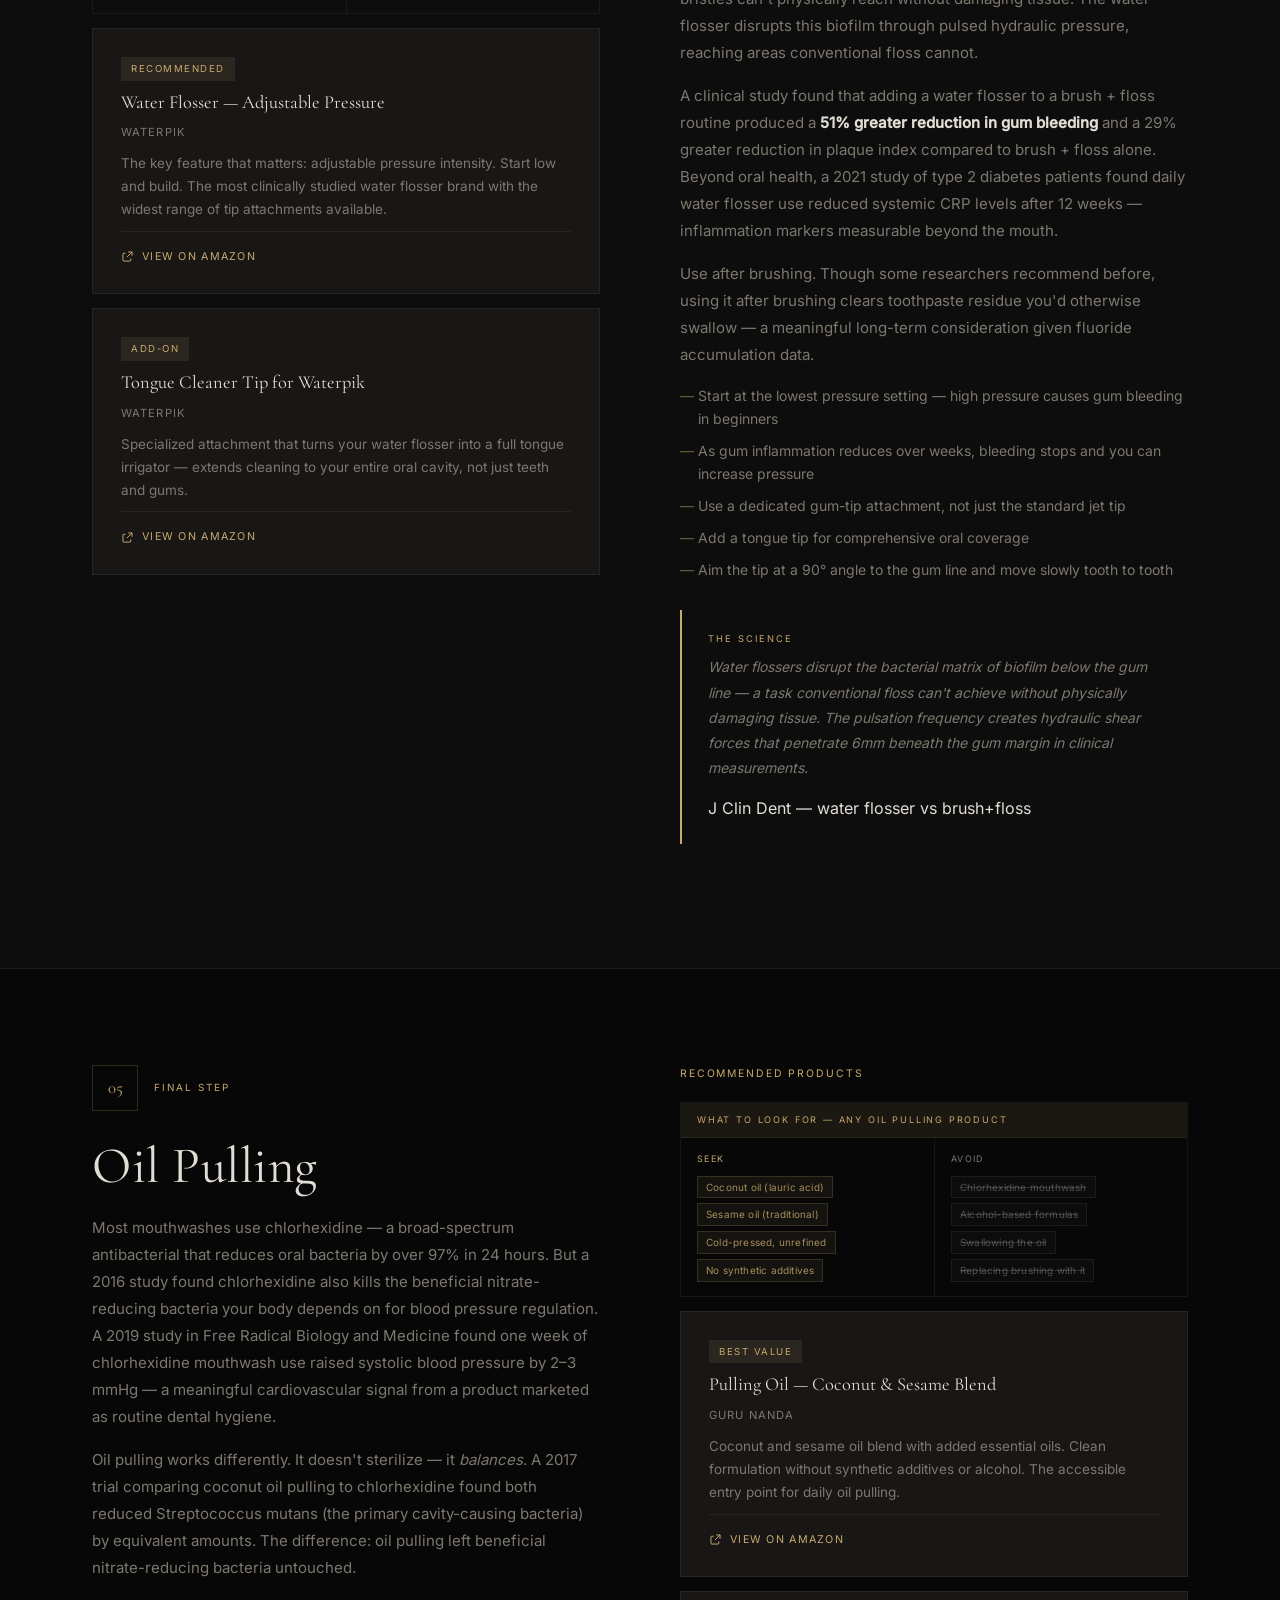
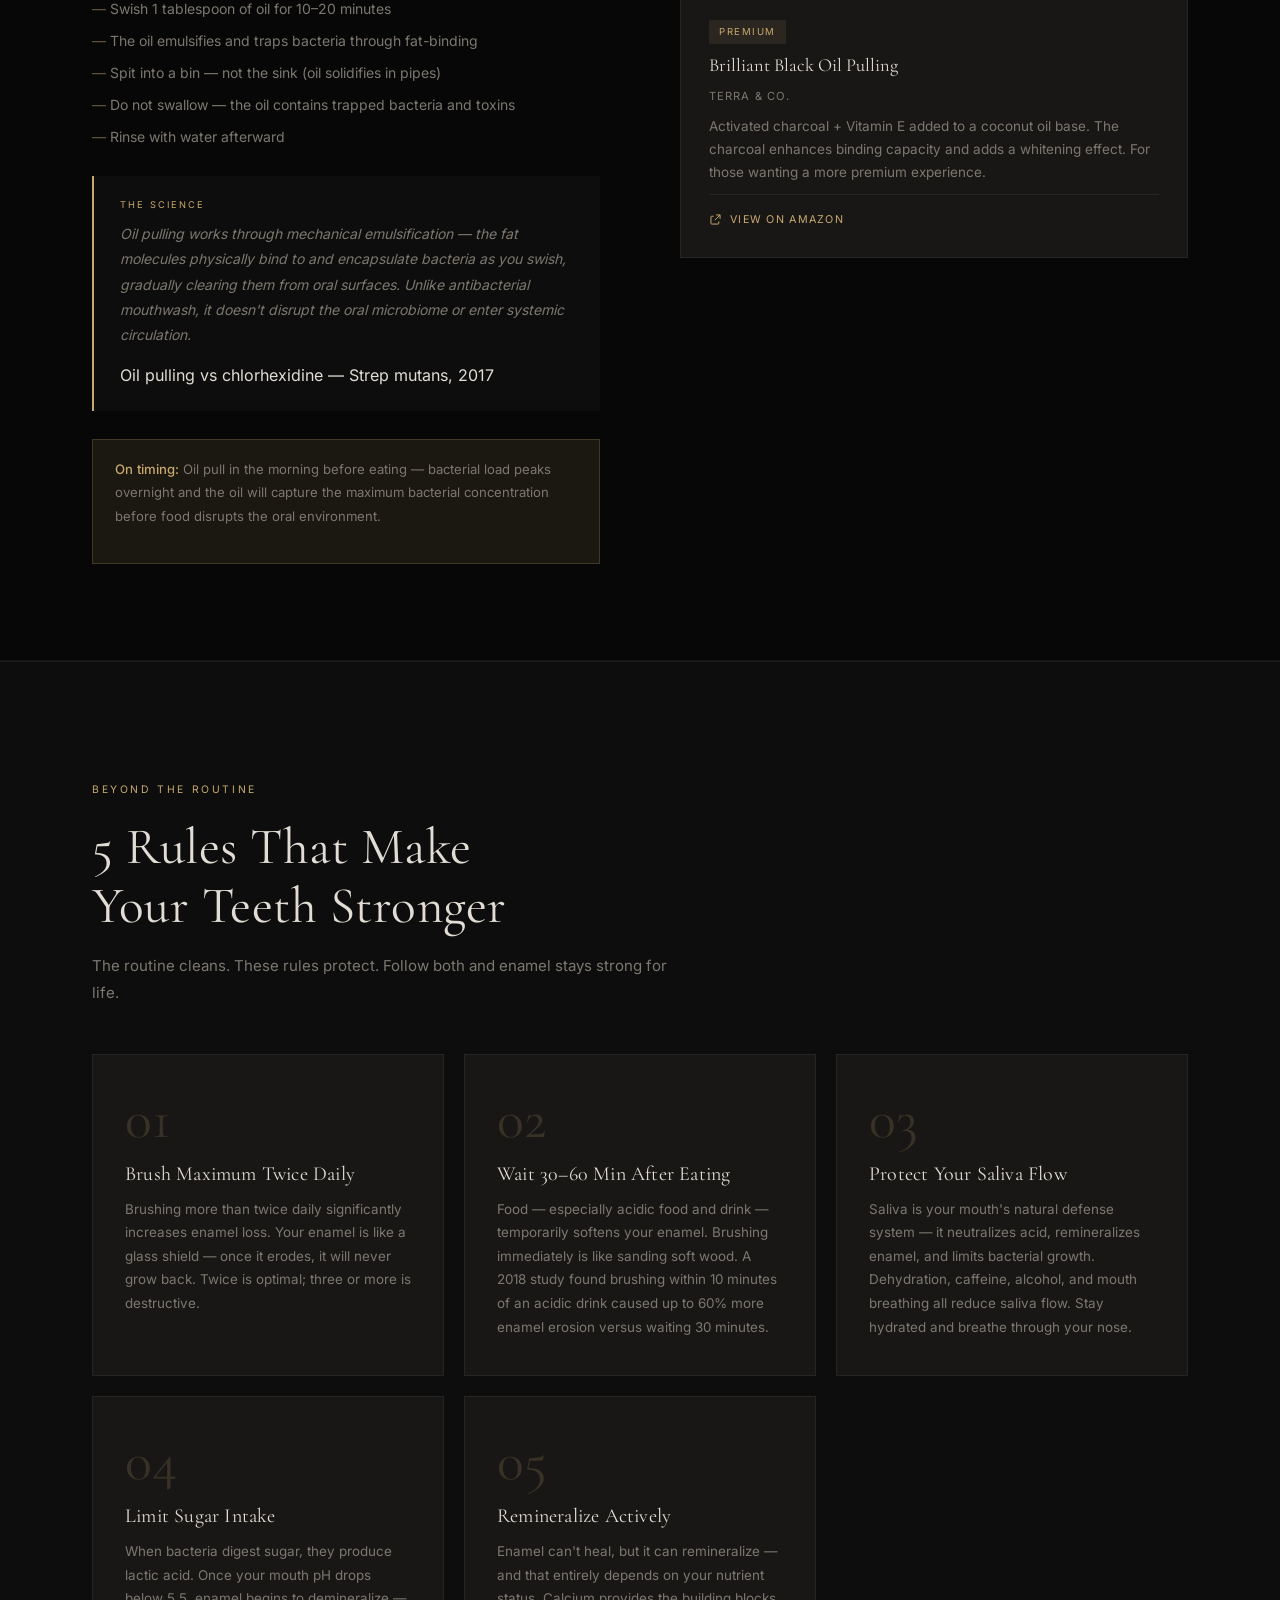
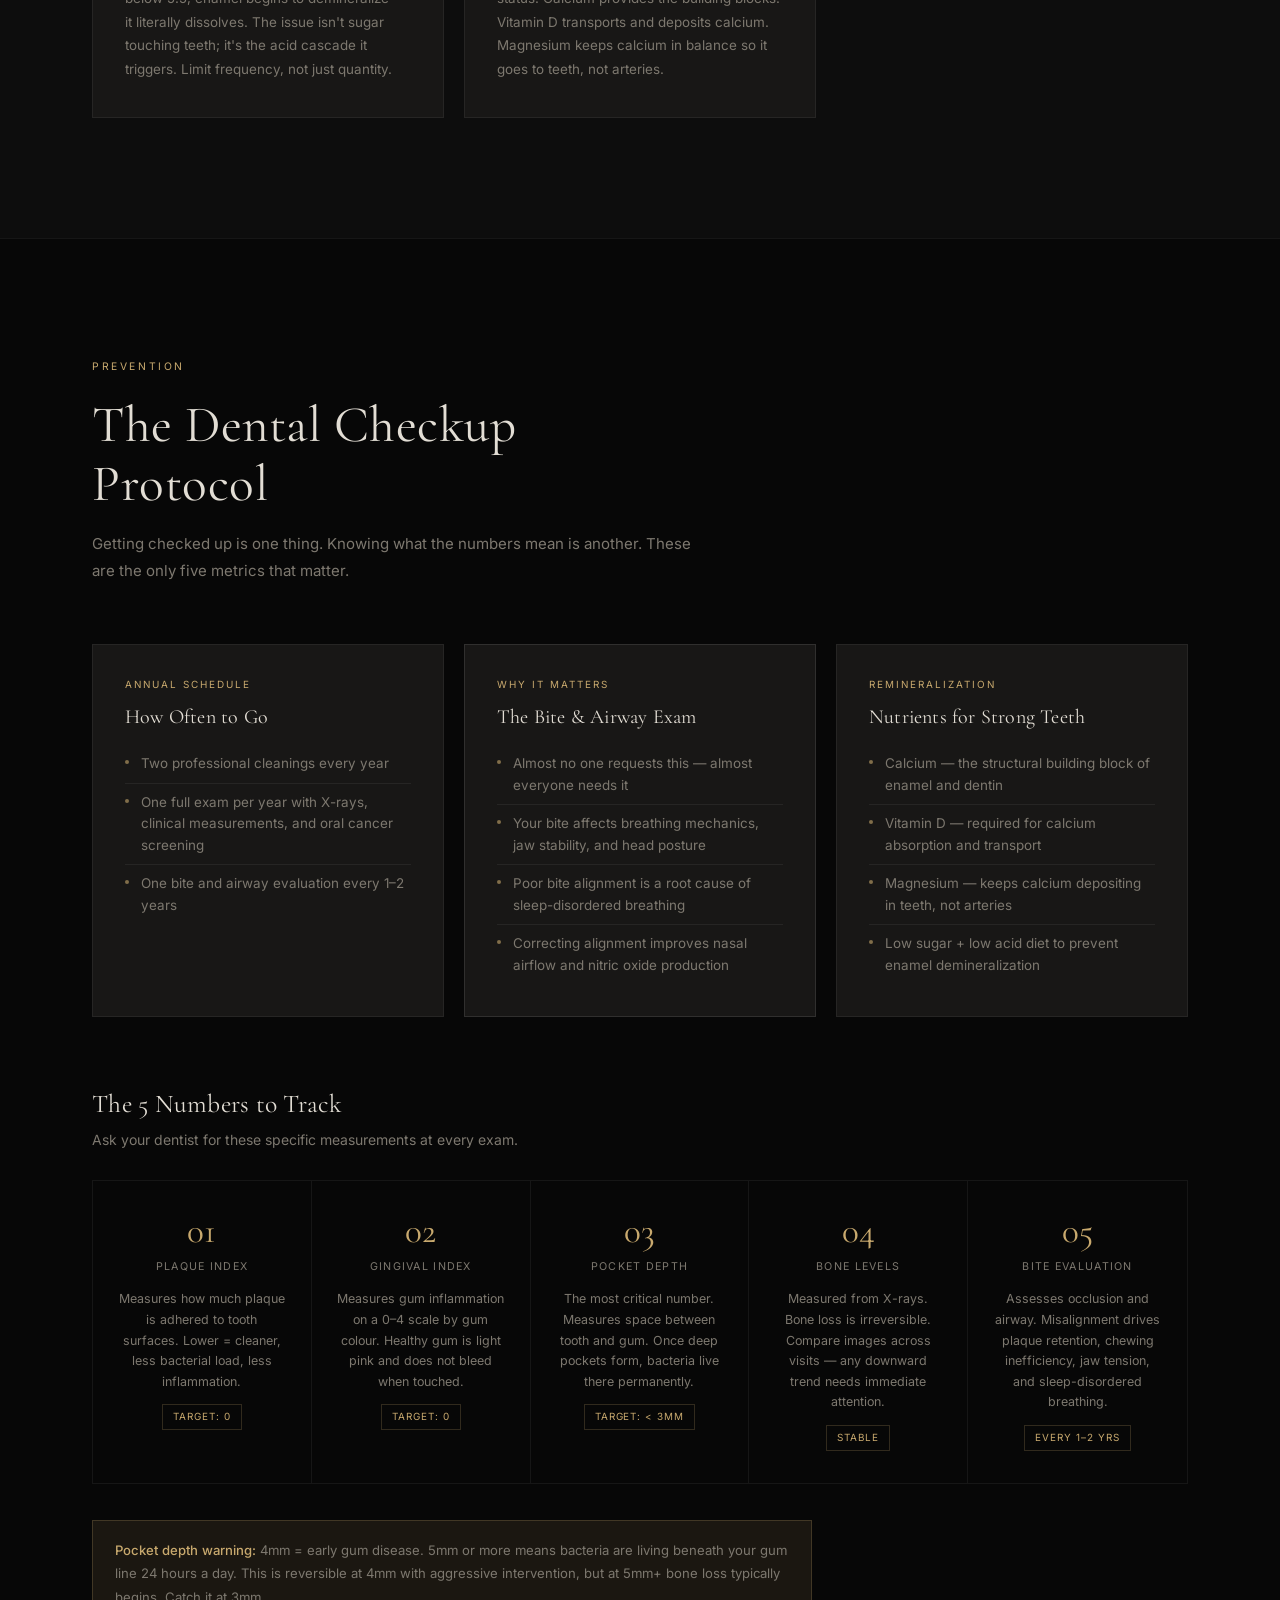
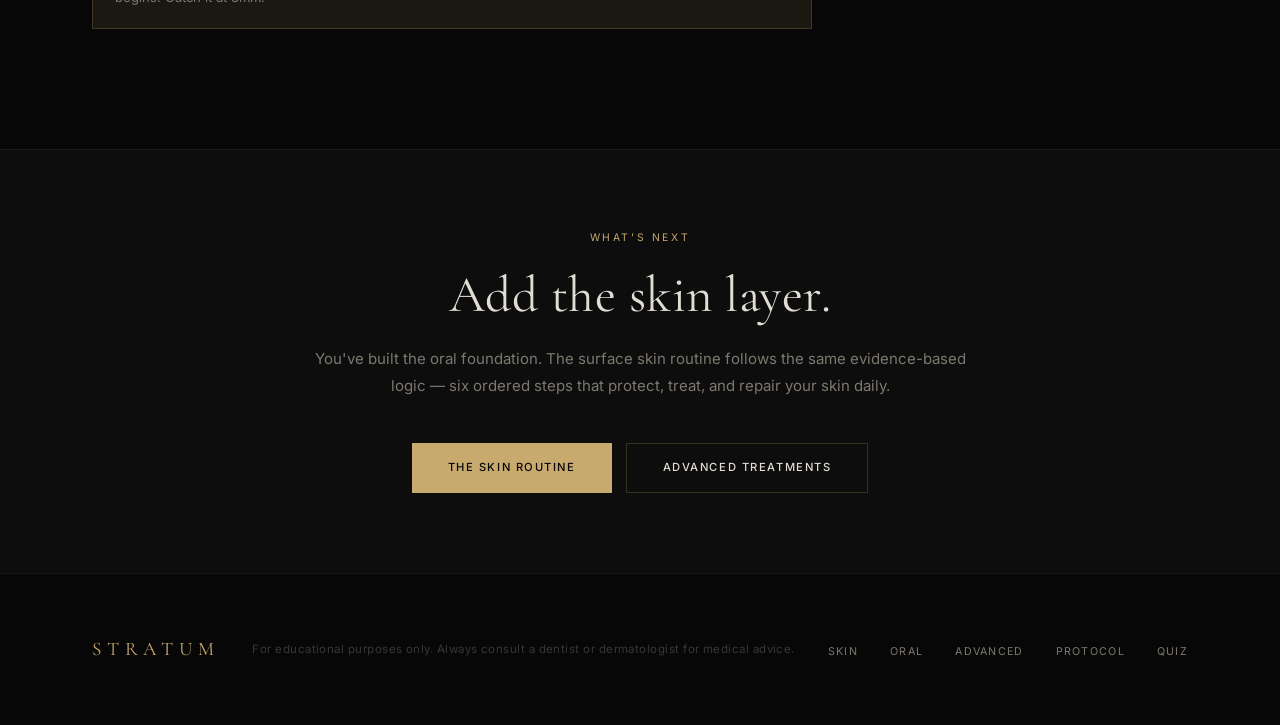
<file: oral.html>
<!DOCTYPE html>
<html lang="en">
<head>
  <meta charset="UTF-8">
  <meta name="viewport" content="width=device-width, initial-scale=1.0">
  <title>The Oral Routine — STRATUM</title>
  <link rel="stylesheet" href="styles.css">
  <style>
    /* ── Rule Cards ── */
    .rules-grid { display: grid; grid-template-columns: repeat(3, 1fr); gap: 20px; margin-top: 48px; }
    .rule-card {
      padding: 36px 32px;
      background: var(--card);
      border: 1px solid var(--border);
      position: relative;
    }
    .rule-num {
      font-family: var(--font-display);
      font-size: 3.5rem;
      color: var(--gold);
      opacity: 0.18;
      line-height: 1;
      margin-bottom: 16px;
    }
    .rule-card h4 { font-family: var(--font-display); font-size: 1.25rem; margin-bottom: 12px; }
    .rule-card p { font-size: 0.84rem; color: var(--text-muted); line-height: 1.75; }

    /* ── Metric Cards ── */
    .metrics-grid { display: grid; grid-template-columns: repeat(5, 1fr); gap: 0; margin-top: 48px; border: 1px solid var(--border); }
    .metric-card {
      padding: 32px 24px;
      border-right: 1px solid var(--border);
      text-align: center;
    }
    .metric-card:last-child { border-right: none; }
    .metric-num {
      font-family: var(--font-display);
      font-size: 2.2rem;
      color: var(--gold);
      line-height: 1;
      margin-bottom: 10px;
    }
    .metric-name {
      font-size: 0.67rem;
      letter-spacing: 0.12em;
      text-transform: uppercase;
      color: var(--text-muted);
      margin-bottom: 14px;
    }
    .metric-desc { font-size: 0.78rem; color: var(--text-muted); line-height: 1.65; }
    .metric-target {
      display: inline-block;
      margin-top: 12px;
      font-size: 0.62rem;
      letter-spacing: 0.1em;
      text-transform: uppercase;
      color: var(--gold);
      border: 1px solid var(--gold-border);
      padding: 4px 10px;
    }

    /* ── Checkup schedule ── */
    .checkup-grid { display: grid; grid-template-columns: repeat(3, 1fr); gap: 20px; margin-top: 40px; }
    .checkup-card {
      padding: 32px;
      background: var(--card);
      border: 1px solid var(--border);
    }
    .checkup-card-label {
      font-size: 0.62rem;
      letter-spacing: 0.2em;
      text-transform: uppercase;
      color: var(--gold);
      margin-bottom: 14px;
      display: block;
    }
    .checkup-card h4 { font-family: var(--font-display); font-size: 1.25rem; margin-bottom: 16px; }
    .checkup-card ul { list-style: none; padding: 0; }
    .checkup-card ul li {
      font-size: 0.84rem;
      color: var(--text-muted);
      padding: 8px 0;
      border-bottom: 1px solid var(--border);
      display: flex;
      align-items: flex-start;
      gap: 12px;
    }
    .checkup-card ul li:last-child { border-bottom: none; }
    .checkup-card ul li::before { content: ''; display: block; width: 4px; height: 4px; background: var(--gold); opacity: 0.6; flex-shrink: 0; border-radius: 50%; margin-top: 7px; }

    @media (max-width: 1100px) { .metrics-grid { grid-template-columns: repeat(3, 1fr); } .metric-card:nth-child(3) { border-right: none; } .metric-card:nth-child(4), .metric-card:nth-child(5) { border-top: 1px solid var(--border); } }
    @media (max-width: 960px) {
      .rules-grid { grid-template-columns: 1fr 1fr; }
      .checkup-grid { grid-template-columns: 1fr; }
    }
    @media (max-width: 640px) {
      .rules-grid { grid-template-columns: 1fr; }
      .metrics-grid { grid-template-columns: 1fr 1fr; }
      .metric-card:nth-child(2) { border-right: none; }
      .metric-card:nth-child(3) { border-top: 1px solid var(--border); border-right: 1px solid var(--border); }
      .metric-card:nth-child(4) { border-top: 1px solid var(--border); border-right: none; }
      .metric-card:nth-child(5) { border-top: 1px solid var(--border); grid-column: 1 / -1; border-right: none; }
    }
  </style>
</head>
<body>

  <nav class="nav" id="nav">
    <a href="index.html" class="nav-logo">Stratum</a>
    <ul class="nav-links">
      <li><a href="surface.html">Skin Routine</a></li>
      <li><a href="oral.html" class="active">Oral Routine</a></li>
      <li><a href="advanced.html">Advanced</a></li>
      <li><a href="protocol.html">Protocol</a></li>
      <li><a href="quiz.html" class="nav-quiz">Start the Quiz</a></li>
    </ul>
  </nav>

  <!-- Page Hero -->
  <div class="page-hero">
    <p class="page-hero-label">Steps 01 — 05</p>
    <h1>The Oral<br>Routine</h1>
    <p>Five precisely ordered steps — built on clinical evidence, not dental marketing. The sequence matters. The technique matters. Together, they form the foundation of a mouth that protects your whole body, not just your teeth.</p>
  </div>

  <!-- ── STEP 01: FLOSS ── -->
  <section class="step-section">
    <div class="container">
      <div class="step-inner fade-up">
        <div class="step-content">
          <div class="step-num-wrap">
            <div class="step-num">01</div>
            <span class="step-name">First Step</span>
          </div>
          <h2>Flossing</h2>
          <p><span class="step-strong">Floss before brushing — not after.</span> A 2018 clinical study directly compared the two sequences and found the floss-first group showed significantly greater plaque reduction than the brush-first group. The mechanism is simple: flossing first dislodges interdental plaque and debris, then brushing sweeps it all away.</p>
          <p>When it comes to floss type, dental tape outperforms both wax floss and super floss for interproximal plaque removal. But technique matters far more than the type you choose — a perfectly executed string floss routine beats lazy water flossing every time.</p>
          <ul>
            <li>Wrap floss around middle fingers, control with thumb and pointer</li>
            <li>Use a gentle saw motion to guide it between teeth</li>
            <li>Hug each tooth in a C-shape and slide under the gum line</li>
            <li>Up-and-down motion on both surfaces of every gap</li>
            <li>Never snap floss aggressively — it cuts gum tissue</li>
          </ul>
          <div class="science-box">
            <span class="science-label">The Science</span>
            <p>Dental tape showed the greatest improvement in interproximal plaque scores in a comparative study of floss types, while super floss performed lowest. However, consistency and correct technique remain the dominant factors — the best floss is the one you'll actually use correctly every day.</p>
            <span class="number-cite" style="display:block;margin-top:10px;">Mazhari et al., <a href="https://pubmed.ncbi.nlm.nih.gov/?term=flossing+before+brushing+plaque+sequence+2018" target="_blank" rel="noopener">J Periodontol 2018</a></span>
          </div>
        </div>
        <div>
          <p class="step-products-label">Recommended Products</p>
          <div style="display:flex;flex-direction:column;gap:14px;">
            <div class="ig-guide" style="margin-bottom:0;">
              <div class="ig-guide-header">What to look for — any floss</div>
              <div class="ig-guide-body">
                <div class="ig-col ig-seek">
                  <span class="ig-col-label">Seek</span>
                  <div class="ig-tags">
                    <span class="ig-tag">Dental Tape Format</span>
                    <span class="ig-tag">PTFE (slides easily)</span>
                    <span class="ig-tag">Wax-Coated</span>
                    <span class="ig-tag">Expandable Fiber</span>
                  </div>
                </div>
                <div class="ig-col ig-avoid">
                  <span class="ig-col-label">Avoid</span>
                  <div class="ig-tags">
                    <span class="ig-tag">Plastic picks</span>
                    <span class="ig-tag">Flavoring with alcohol</span>
                    <span class="ig-tag">Super floss as primary</span>
                    <span class="ig-tag">PFAS-coated floss</span>
                  </div>
                </div>
              </div>
            </div>
            <div class="product-card">
              <span class="product-tag">Most Effective</span>
              <div class="product-name">Oral-B Glide Pro-Health Dental Tape</div>
              <div class="product-brand">Oral-B</div>
              <p class="product-desc">Flat dental tape format — shown to outperform wax floss and super floss for interproximal plaque removal. Slides smoothly between tight contacts.</p>
              <a href="https://amzn.to/3KCLvmd" target="_blank" class="amazon-link">
                <svg viewBox="0 0 20 20" fill="none" stroke="currentColor" stroke-width="1.5"><path d="M11 3H17V9M17 3L9 11M7 5H4a1 1 0 00-1 1v10a1 1 0 001 1h10a1 1 0 001-1v-3"/></svg>
                View on Amazon
              </a>
            </div>
            <div class="product-card">
              <span class="product-tag">Natural Option</span>
              <div class="product-name">Bamboo Charcoal Dental Floss</div>
              <div class="product-brand">Natural / Plastic-Free</div>
              <p class="product-desc">Bamboo fiber floss coated with natural candelilla wax. For those preferring to avoid synthetic materials. Equivalent cleaning when used with correct technique.</p>
              <a href="https://amzn.to/48WPd2i" target="_blank" class="amazon-link">
                <svg viewBox="0 0 20 20" fill="none" stroke="currentColor" stroke-width="1.5"><path d="M11 3H17V9M17 3L9 11M7 5H4a1 1 0 00-1 1v10a1 1 0 001 1h10a1 1 0 001-1v-3"/></svg>
                View on Amazon
              </a>
            </div>
          </div>
        </div>
      </div>
    </div>
  </section>

  <!-- ── STEP 02: TONGUE SCRAPER ── -->
  <section class="step-section" style="background:var(--surface);">
    <div class="container">
      <div class="step-inner fade-up" style="direction:rtl;">
        <div class="step-content" style="direction:ltr;">
          <div class="step-num-wrap">
            <div class="step-num">02</div>
            <span class="step-name">Before You Brush</span>
          </div>
          <h2>Tongue Scraping</h2>
          <p>The tongue harbors one of the densest bacterial communities in the entire body. Overnight, these bacteria metabolize amino acids and produce volatile sulfur compounds — the primary cause of bad breath and a direct driver of gum line inflammation. One clinical trial found tongue scraping reduces volatile sulfur compounds by <strong style="color:var(--text)">75%</strong>, while toothbrush-based tongue cleaning only achieved 45%.</p>
          <p><span class="step-strong">Do this in the morning, before breakfast.</span> Bacterial metabolism peaks overnight — by scraping before eating, you prevent swallowing metabolites that trigger systemic inflammation. Always scrape before brushing so you're not spreading tongue bacteria across clean teeth.</p>
          <ul>
            <li>Stick your tongue out as far as possible</li>
            <li>Place the scraper as far back as you can comfortably reach</li>
            <li>Gently press down and slowly drag forward to the tip</li>
            <li>Key word: gently — this is not aggressive scrubbing</li>
            <li>Rinse and repeat 2–3 times</li>
          </ul>
          <div class="science-box">
            <span class="science-label">The Science</span>
            <p>A crossover study comparing metal scrapers, plastic scrapers, and toothbrushes found both metal and plastic scrapers showed equivalent bacterial count reduction, both outperforming toothbrush-based cleaning. Volatile sulfur compound reduction with scraping: 75% vs 45% for brushing alone.</p>
          </div>
        </div>
        <div style="direction:ltr;">
          <p class="step-products-label">Recommended Products</p>
          <div style="display:flex;flex-direction:column;gap:14px;">
            <div class="ig-guide" style="margin-bottom:0;">
              <div class="ig-guide-header">What to look for — any tongue scraper</div>
              <div class="ig-guide-body">
                <div class="ig-col ig-seek">
                  <span class="ig-col-label">Seek</span>
                  <div class="ig-tags">
                    <span class="ig-tag">Flat blade design</span>
                    <span class="ig-tag">Stainless steel or firm plastic</span>
                    <span class="ig-tag">Wide head coverage</span>
                    <span class="ig-tag">Textured surface</span>
                  </div>
                </div>
                <div class="ig-col ig-avoid">
                  <span class="ig-col-label">Avoid</span>
                  <div class="ig-tags">
                    <span class="ig-tag">U-shape scrapers (uneven)</span>
                    <span class="ig-tag">Using a toothbrush</span>
                    <span class="ig-tag">Aggressive pressure</span>
                    <span class="ig-tag">Flexible soft material</span>
                  </div>
                </div>
              </div>
            </div>
            <div class="product-card">
              <span class="product-tag">Best Results</span>
              <div class="product-name">Textured Tongue Scraper</div>
              <div class="product-brand">Plastic with Spikes / Ridges</div>
              <p class="product-desc">Textured surface with small spikes grips and lifts bacterial biofilm more effectively than smooth steel. You can visibly see what's removed — confirmation it's working.</p>
              <a href="https://amzn.to/4oPCRik" target="_blank" class="amazon-link">
                <svg viewBox="0 0 20 20" fill="none" stroke="currentColor" stroke-width="1.5"><path d="M11 3H17V9M17 3L9 11M7 5H4a1 1 0 001 1h10a1 1 0 001-1v-3"/></svg>
                View on Amazon
              </a>
            </div>
            <div class="product-card">
              <span class="product-tag">Steel Option</span>
              <div class="product-name">Stainless Steel Tongue Scraper</div>
              <div class="product-brand">Single Flat Blade</div>
              <p class="product-desc">If choosing steel, a flat single-blade design outperforms the traditional U-shape — it allows more controlled, even pressure across the full tongue surface.</p>
              <a href="https://amzn.to/4iOzmqS" target="_blank" class="amazon-link">
                <svg viewBox="0 0 20 20" fill="none" stroke="currentColor" stroke-width="1.5"><path d="M11 3H17V9M17 3L9 11M7 5H4a1 1 0 001 1h10a1 1 0 001-1v-3"/></svg>
                View on Amazon
              </a>
            </div>
          </div>
        </div>
      </div>
    </div>
  </section>

  <!-- ── STEP 03: BRUSHING ── -->
  <section class="step-section">
    <div class="container">
      <div class="step-inner fade-up">
        <div class="step-content">
          <div class="step-num-wrap">
            <div class="step-num">03</div>
            <span class="step-name">Core Step</span>
          </div>
          <h2>Brushing</h2>
          <p>Multiple studies confirm oscillating-rotating electric toothbrushes produce a <strong style="color:var(--text)">20% greater reduction</strong> in plaque and gingivitis compared to manual brushing. Within electric types, a 12-week clinical trial found oscillating-rotating brushes outperformed sonic brushes on both measures. The oscillating-rotating mechanism physically disrupts plaque — always choose this over sonic.</p>
          <p><span class="step-strong">The most overlooked rule: 7.5 seconds per sextant surface — not per tooth.</span> Your mouth divides into 6 sextants (groups of ~6 adjacent teeth). Front sextants have 2 surfaces; back sextants have 3. The math resolves to exactly 2 minutes: front teeth take 15s per half (2 surfaces × 7.5s), back teeth take 45s per half (3 surfaces × 2 sides × 7.5s), giving 60s per jaw half × 2 = 120s. The inner surfaces statistically receive the least time — concentrate there deliberately. Studies also show brushing more than twice daily significantly increases enamel loss.</p>
          <ul>
            <li>Brush maximum twice daily — over-brushing erodes enamel permanently</li>
            <li>Apply gentle, not aggressive pressure — gum recession doesn't reverse</li>
            <li>7.5 seconds per sextant surface — front teeth (2 surfaces × 7.5s = 15s), back teeth (3 surfaces × 2 sides × 7.5s = 45s) = 2 min total per jaw half</li>
            <li>Change brush head every 3 months — worn bristles cut effectiveness significantly</li>
            <li>Let the oscillating head do the work; your job is positioning and gentle contact</li>
          </ul>
          <div class="science-box">
            <span class="science-label">The Science</span>
            <p>Excessive brushing pressure causes mechanical abrasion of the gingiva — the gum tissue. Over time, this leads to gum recession. Once gum tissue recedes, it does not grow back naturally. The Oral-B iO Series 9 features a pressure sensor that alerts you when you're pressing too hard — one of the most clinically useful features in any consumer dental device.</p>
            <span class="number-cite" style="display:block;margin-top:10px;">Yaacob et al., <a href="https://pubmed.ncbi.nlm.nih.gov/25513964/" target="_blank" rel="noopener">Cochrane Database Syst Rev 2014</a></span>
          </div>

          <div style="margin-top:36px;">
            <h3 style="font-family:var(--font-display);font-size:1.4rem;margin-bottom:16px;">Toothpaste</h3>
            <p>The fluoride vs. hydroxyapatite debate is nuanced. Over 70 years of fluoride research shows clear cavity reduction — but cumulative ingestion over years from twice-daily brushing becomes a meaningful exposure. Nano-hydroxyapatite, the same mineral your enamel is made of, has been shown in a 2022 RCT to perform similarly to 1450 ppm fluoride toothpaste for preventing early cavities, with a completely different and entirely safe mechanism.</p>
            <div class="science-box" style="margin-top:20px;">
              <span class="science-label">How Hydroxyapatite Works</span>
              <p>Instead of forming a protective fluorapatite layer, nano-hydroxyapatite acts as a direct building block — binding to micro-cracks in enamel and reinforcing them. It remineralizes without any systemic absorption concerns.</p>
              <span class="number-cite" style="display:block;margin-top:10px;"><a href="https://pubmed.ncbi.nlm.nih.gov/?term=nano+hydroxyapatite+fluoride+toothpaste+randomized+controlled+trial+2022" target="_blank" rel="noopener">RCT: nano-HA vs 1450 ppm fluoride, 2022</a></span>
            </div>
          </div>
        </div>
        <div>
          <p class="step-products-label">Toothbrush</p>
          <div style="display:flex;flex-direction:column;gap:14px;">
            <div class="ig-guide" style="margin-bottom:0;">
              <div class="ig-guide-header">What to look for — any electric toothbrush</div>
              <div class="ig-guide-body">
                <div class="ig-col ig-seek">
                  <span class="ig-col-label">Seek</span>
                  <div class="ig-tags">
                    <span class="ig-tag">Oscillating-rotating motor</span>
                    <span class="ig-tag">Soft bristles</span>
                    <span class="ig-tag">Pressure sensor</span>
                    <span class="ig-tag">2-minute timer</span>
                  </div>
                </div>
                <div class="ig-col ig-avoid">
                  <span class="ig-col-label">Avoid</span>
                  <div class="ig-tags">
                    <span class="ig-tag">Sonic-only vibration</span>
                    <span class="ig-tag">Hard bristles</span>
                    <span class="ig-tag">Worn heads &gt; 3 months</span>
                    <span class="ig-tag">Brushing &gt; twice daily</span>
                  </div>
                </div>
              </div>
            </div>
            <div class="product-card">
              <span class="product-tag">Best Value</span>
              <div class="product-name">Oral-B Vitality Electric Toothbrush</div>
              <div class="product-brand">Oral-B</div>
              <p class="product-desc">Oscillating-rotating mechanism proven in clinical trials. Gets you 20% better plaque removal than manual at a fraction of the cost of premium models.</p>
              <a href="https://amzn.to/44pKRiF" target="_blank" class="amazon-link">
                <svg viewBox="0 0 20 20" fill="none" stroke="currentColor" stroke-width="1.5"><path d="M11 3H17V9M17 3L9 11M7 5H4a1 1 0 00-1 1v10a1 1 0 001 1h10a1 1 0 001-1v-3"/></svg>
                View on Amazon
              </a>
            </div>
            <div class="product-card">
              <span class="product-tag">Best Overall</span>
              <div class="product-name">iO Series 9 Electric Toothbrush</div>
              <div class="product-brand">Oral-B</div>
              <p class="product-desc">Adds real-time pressure sensor, zone tracking, and brushing app. The premium justification isn't the brush mechanism — it's the data feedback that corrects technique. Clinically the most useful upgrade.</p>
              <a href="https://amzn.to/4abTBfT" target="_blank" class="amazon-link">
                <svg viewBox="0 0 20 20" fill="none" stroke="currentColor" stroke-width="1.5"><path d="M11 3H17V9M17 3L9 11M7 5H4a1 1 0 00-1 1v10a1 1 0 001 1h10a1 1 0 001-1v-3"/></svg>
                View on Amazon
              </a>
            </div>
          </div>
          <p class="step-products-label" style="margin-top:32px;">Toothpaste</p>
          <div style="display:flex;flex-direction:column;gap:14px;">
            <div class="ig-guide" style="margin-bottom:0;">
              <div class="ig-guide-header">What to look for — any toothpaste</div>
              <div class="ig-guide-body">
                <div class="ig-col ig-seek">
                  <span class="ig-col-label">Seek</span>
                  <div class="ig-tags">
                    <span class="ig-tag">Nano-hydroxyapatite</span>
                    <span class="ig-tag">Fluoride 1450ppm</span>
                    <span class="ig-tag">SLS-free</span>
                    <span class="ig-tag">RDA &lt; 70</span>
                  </div>
                </div>
                <div class="ig-col ig-avoid">
                  <span class="ig-col-label">Avoid</span>
                  <div class="ig-tags">
                    <span class="ig-tag">SLS (causes canker sores)</span>
                    <span class="ig-tag">Activated charcoal</span>
                    <span class="ig-tag">RDA &gt; 100 (too abrasive)</span>
                    <span class="ig-tag">Triclosan</span>
                  </div>
                </div>
              </div>
            </div>
            <div class="product-card">
              <span class="product-tag">Nano Hydroxyapatite</span>
              <div class="product-name">Boka Ela Mint Nano Hydroxyapatite Toothpaste</div>
              <div class="product-brand">Boka</div>
              <p class="product-desc">Nano-HA formula shown in RCT to perform comparably to fluoride for early cavity prevention. Fluoride-free, SLS-free, remineralizes by directly rebuilding enamel micro-cracks.</p>
              <a href="https://amzn.to/48y3a7L" target="_blank" class="amazon-link">
                <svg viewBox="0 0 20 20" fill="none" stroke="currentColor" stroke-width="1.5"><path d="M11 3H17V9M17 3L9 11M7 5H4a1 1 0 00-1 1v10a1 1 0 001 1h10a1 1 0 001-1v-3"/></svg>
                View on Amazon
              </a>
            </div>
            <div class="product-card">
              <span class="product-tag">Natural Option</span>
              <div class="product-name">Botanique Complete Care Toothpaste</div>
              <div class="product-brand">Himalaya</div>
              <p class="product-desc">Neem and pomegranate-based formula. No fluoride, no hydroxyapatite — relies on botanical antimicrobials for plaque control. Best for those wanting the most natural possible option.</p>
              <a href="https://amzn.to/4aGnPI8" target="_blank" class="amazon-link">
                <svg viewBox="0 0 20 20" fill="none" stroke="currentColor" stroke-width="1.5"><path d="M11 3H17V9M17 3L9 11M7 5H4a1 1 0 00-1 1v10a1 1 0 001 1h10a1 1 0 001-1v-3"/></svg>
                View on Amazon
              </a>
            </div>
          </div>
        </div>
      </div>
    </div>
  </section>

  <!-- ── STEP 04: WATER FLOSSER ── -->
  <section class="step-section" style="background:var(--surface);">
    <div class="container">
      <div class="step-inner fade-up" style="direction:rtl;">
        <div class="step-content" style="direction:ltr;">
          <div class="step-num-wrap">
            <div class="step-num">04</div>
            <span class="step-name">Sub-Gum Cleaning</span>
          </div>
          <h2>Water Flosser</h2>
          <p>Brushing alone misses nearly <strong style="color:var(--text)">40% of your plaque biofilm</strong> — specifically the subgingival bacteria living beneath the gum line where bristles can't physically reach without damaging tissue. The water flosser disrupts this biofilm through pulsed hydraulic pressure, reaching areas conventional floss cannot.</p>
          <p>A clinical study found that adding a water flosser to a brush + floss routine produced a <strong style="color:var(--text)">51% greater reduction in gum bleeding</strong> and a 29% greater reduction in plaque index compared to brush + floss alone. Beyond oral health, a 2021 study of type 2 diabetes patients found daily water flosser use reduced systemic CRP levels after 12 weeks — inflammation markers measurable beyond the mouth.</p>
          <p><span class="step-strong">Use after brushing.</span> Though some researchers recommend before, using it after brushing clears toothpaste residue you'd otherwise swallow — a meaningful long-term consideration given fluoride accumulation data.</p>
          <ul>
            <li>Start at the lowest pressure setting — high pressure causes gum bleeding in beginners</li>
            <li>As gum inflammation reduces over weeks, bleeding stops and you can increase pressure</li>
            <li>Use a dedicated gum-tip attachment, not just the standard jet tip</li>
            <li>Add a tongue tip for comprehensive oral coverage</li>
            <li>Aim the tip at a 90° angle to the gum line and move slowly tooth to tooth</li>
          </ul>
          <div class="science-box">
            <span class="science-label">The Science</span>
            <p>Water flossers disrupt the bacterial matrix of biofilm below the gum line — a task conventional floss can't achieve without physically damaging tissue. The pulsation frequency creates hydraulic shear forces that penetrate 6mm beneath the gum margin in clinical measurements.</p>
            <span class="number-cite" style="display:block;margin-top:10px;"><a href="https://pubmed.ncbi.nlm.nih.gov/?term=water+flosser+waterpik+gum+bleeding+plaque+reduction+clinical" target="_blank" rel="noopener">J Clin Dent — water flosser vs brush+floss</a></span>
          </div>
        </div>
        <div style="direction:ltr;">
          <p class="step-products-label">Recommended Products</p>
          <div style="display:flex;flex-direction:column;gap:14px;">
            <div class="ig-guide" style="margin-bottom:0;">
              <div class="ig-guide-header">What to look for — any water flosser</div>
              <div class="ig-guide-body">
                <div class="ig-col ig-seek">
                  <span class="ig-col-label">Seek</span>
                  <div class="ig-tags">
                    <span class="ig-tag">Adjustable pressure</span>
                    <span class="ig-tag">Multiple tip types</span>
                    <span class="ig-tag">Gum tip attachment</span>
                    <span class="ig-tag">Counter-top model</span>
                  </div>
                </div>
                <div class="ig-col ig-avoid">
                  <span class="ig-col-label">Avoid</span>
                  <div class="ig-tags">
                    <span class="ig-tag">Single pressure only</span>
                    <span class="ig-tag">No gum / tongue tip</span>
                    <span class="ig-tag">Cordless-only (less power)</span>
                    <span class="ig-tag">As replacement for floss</span>
                  </div>
                </div>
              </div>
            </div>
            <div class="product-card">
              <span class="product-tag">Recommended</span>
              <div class="product-name">Water Flosser — Adjustable Pressure</div>
              <div class="product-brand">Waterpik</div>
              <p class="product-desc">The key feature that matters: adjustable pressure intensity. Start low and build. The most clinically studied water flosser brand with the widest range of tip attachments available.</p>
              <a href="https://amzn.to/3MyM7d4" target="_blank" class="amazon-link">
                <svg viewBox="0 0 20 20" fill="none" stroke="currentColor" stroke-width="1.5"><path d="M11 3H17V9M17 3L9 11M7 5H4a1 1 0 00-1 1v10a1 1 0 001 1h10a1 1 0 001-1v-3"/></svg>
                View on Amazon
              </a>
            </div>
            <div class="product-card">
              <span class="product-tag">Add-On</span>
              <div class="product-name">Tongue Cleaner Tip for Waterpik</div>
              <div class="product-brand">Waterpik</div>
              <p class="product-desc">Specialized attachment that turns your water flosser into a full tongue irrigator — extends cleaning to your entire oral cavity, not just teeth and gums.</p>
              <a href="https://amzn.to/4oL8HMX" target="_blank" class="amazon-link">
                <svg viewBox="0 0 20 20" fill="none" stroke="currentColor" stroke-width="1.5"><path d="M11 3H17V9M17 3L9 11M7 5H4a1 1 0 00-1 1v10a1 1 0 001 1h10a1 1 0 001-1v-3"/></svg>
                View on Amazon
              </a>
            </div>
          </div>
        </div>
      </div>
    </div>
  </section>

  <!-- ── STEP 05: OIL PULLING ── -->
  <section class="step-section">
    <div class="container">
      <div class="step-inner fade-up">
        <div class="step-content">
          <div class="step-num-wrap">
            <div class="step-num">05</div>
            <span class="step-name">Final Step</span>
          </div>
          <h2>Oil Pulling</h2>
          <p>Most mouthwashes use chlorhexidine — a broad-spectrum antibacterial that reduces oral bacteria by over 97% in 24 hours. But a 2016 study found chlorhexidine also kills the beneficial nitrate-reducing bacteria your body depends on for blood pressure regulation. A 2019 study in Free Radical Biology and Medicine found one week of chlorhexidine mouthwash use raised systolic blood pressure by 2–3 mmHg — a meaningful cardiovascular signal from a product marketed as routine dental hygiene.</p>
          <p>Oil pulling works differently. It doesn't sterilize — it <em>balances</em>. A 2017 trial comparing coconut oil pulling to chlorhexidine found both reduced Streptococcus mutans (the primary cavity-causing bacteria) by equivalent amounts. The difference: oil pulling left beneficial nitrate-reducing bacteria untouched.</p>
          <ul>
            <li>Swish 1 tablespoon of oil for 10–20 minutes</li>
            <li>The oil emulsifies and traps bacteria through fat-binding</li>
            <li>Spit into a bin — not the sink (oil solidifies in pipes)</li>
            <li>Do not swallow — the oil contains trapped bacteria and toxins</li>
            <li>Rinse with water afterward</li>
          </ul>
          <div class="science-box">
            <span class="science-label">The Science</span>
            <p>Oil pulling works through mechanical emulsification — the fat molecules physically bind to and encapsulate bacteria as you swish, gradually clearing them from oral surfaces. Unlike antibacterial mouthwash, it doesn't disrupt the oral microbiome or enter systemic circulation.</p>
            <span class="number-cite" style="display:block;margin-top:10px;"><a href="https://pubmed.ncbi.nlm.nih.gov/?term=oil+pulling+coconut+chlorhexidine+streptococcus+mutans+2017" target="_blank" rel="noopener">Oil pulling vs chlorhexidine — Strep mutans, 2017</a></span>
          </div>
          <div class="note-box" style="margin-top:20px;">
            <p><strong>On timing:</strong> Oil pull in the morning before eating — bacterial load peaks overnight and the oil will capture the maximum bacterial concentration before food disrupts the oral environment.</p>
          </div>
        </div>
        <div>
          <p class="step-products-label">Recommended Products</p>
          <div style="display:flex;flex-direction:column;gap:14px;">
            <div class="ig-guide" style="margin-bottom:0;">
              <div class="ig-guide-header">What to look for — any oil pulling product</div>
              <div class="ig-guide-body">
                <div class="ig-col ig-seek">
                  <span class="ig-col-label">Seek</span>
                  <div class="ig-tags">
                    <span class="ig-tag">Coconut oil (lauric acid)</span>
                    <span class="ig-tag">Sesame oil (traditional)</span>
                    <span class="ig-tag">Cold-pressed, unrefined</span>
                    <span class="ig-tag">No synthetic additives</span>
                  </div>
                </div>
                <div class="ig-col ig-avoid">
                  <span class="ig-col-label">Avoid</span>
                  <div class="ig-tags">
                    <span class="ig-tag">Chlorhexidine mouthwash</span>
                    <span class="ig-tag">Alcohol-based formulas</span>
                    <span class="ig-tag">Swallowing the oil</span>
                    <span class="ig-tag">Replacing brushing with it</span>
                  </div>
                </div>
              </div>
            </div>
            <div class="product-card">
              <span class="product-tag">Best Value</span>
              <div class="product-name">Pulling Oil — Coconut &amp; Sesame Blend</div>
              <div class="product-brand">Guru Nanda</div>
              <p class="product-desc">Coconut and sesame oil blend with added essential oils. Clean formulation without synthetic additives or alcohol. The accessible entry point for daily oil pulling.</p>
              <a href="https://amzn.to/44pGyUu" target="_blank" class="amazon-link">
                <svg viewBox="0 0 20 20" fill="none" stroke="currentColor" stroke-width="1.5"><path d="M11 3H17V9M17 3L9 11M7 5H4a1 1 0 00-1 1v10a1 1 0 001 1h10a1 1 0 001-1v-3"/></svg>
                View on Amazon
              </a>
            </div>
            <div class="product-card">
              <span class="product-tag">Premium</span>
              <div class="product-name">Brilliant Black Oil Pulling</div>
              <div class="product-brand">Terra &amp; Co.</div>
              <p class="product-desc">Activated charcoal + Vitamin E added to a coconut oil base. The charcoal enhances binding capacity and adds a whitening effect. For those wanting a more premium experience.</p>
              <a href="https://amzn.to/4q82RXe" target="_blank" class="amazon-link">
                <svg viewBox="0 0 20 20" fill="none" stroke="currentColor" stroke-width="1.5"><path d="M11 3H17V9M17 3L9 11M7 5H4a1 1 0 00-1 1v10a1 1 0 001 1h10a1 1 0 001-1v-3"/></svg>
                View on Amazon
              </a>
            </div>
          </div>
        </div>
      </div>
    </div>
  </section>

  <!-- ── 5 ORAL HEALTH RULES ── -->
  <section style="padding:120px 0; background:var(--surface); border-top:1px solid var(--border);">
    <div class="container">
      <div class="fade-up" style="max-width:640px; margin-bottom:16px;">
        <span class="section-label">Beyond the Routine</span>
        <h2>5 Rules That Make<br>Your Teeth Stronger</h2>
      </div>
      <p class="fade-up" style="max-width:600px; margin-bottom:0; color:var(--text-muted);">The routine cleans. These rules protect. Follow both and enamel stays strong for life.</p>

      <div class="rules-grid">
        <div class="rule-card fade-up">
          <div class="rule-num">01</div>
          <h4>Brush Maximum Twice Daily</h4>
          <p>Brushing more than twice daily significantly increases enamel loss. Your enamel is like a glass shield — once it erodes, it will never grow back. Twice is optimal; three or more is destructive.</p>
        </div>
        <div class="rule-card fade-up" style="transition-delay:0.05s;">
          <div class="rule-num">02</div>
          <h4>Wait 30–60 Min After Eating</h4>
          <p>Food — especially acidic food and drink — temporarily softens your enamel. Brushing immediately is like sanding soft wood. A 2018 study found brushing within 10 minutes of an acidic drink caused up to 60% more enamel erosion versus waiting 30 minutes.</p>
        </div>
        <div class="rule-card fade-up" style="transition-delay:0.1s;">
          <div class="rule-num">03</div>
          <h4>Protect Your Saliva Flow</h4>
          <p>Saliva is your mouth's natural defense system — it neutralizes acid, remineralizes enamel, and limits bacterial growth. Dehydration, caffeine, alcohol, and mouth breathing all reduce saliva flow. Stay hydrated and breathe through your nose.</p>
        </div>
        <div class="rule-card fade-up" style="transition-delay:0.15s;">
          <div class="rule-num">04</div>
          <h4>Limit Sugar Intake</h4>
          <p>When bacteria digest sugar, they produce lactic acid. Once your mouth pH drops below 5.5, enamel begins to demineralize — it literally dissolves. The issue isn't sugar touching teeth; it's the acid cascade it triggers. Limit frequency, not just quantity.</p>
        </div>
        <div class="rule-card fade-up" style="transition-delay:0.2s;">
          <div class="rule-num">05</div>
          <h4>Remineralize Actively</h4>
          <p>Enamel can't heal, but it can remineralize — and that entirely depends on your nutrient status. Calcium provides the building blocks. Vitamin D transports and deposits calcium. Magnesium keeps calcium in balance so it goes to teeth, not arteries.</p>
        </div>
      </div>
    </div>
  </section>

  <!-- ── DENTAL CHECKUP PROTOCOL ── -->
  <section style="padding:120px 0; border-top:1px solid var(--border);">
    <div class="container">
      <div class="fade-up" style="max-width:640px; margin-bottom:16px;">
        <span class="section-label">Prevention</span>
        <h2>The Dental Checkup<br>Protocol</h2>
      </div>
      <p class="fade-up" style="max-width:600px; margin-bottom:60px; color:var(--text-muted);">Getting checked up is one thing. Knowing what the numbers mean is another. These are the only five metrics that matter.</p>

      <div class="fade-up">
        <div class="checkup-grid">
          <div class="checkup-card">
            <span class="checkup-card-label">Annual Schedule</span>
            <h4>How Often to Go</h4>
            <ul>
              <li>Two professional cleanings every year</li>
              <li>One full exam per year with X-rays, clinical measurements, and oral cancer screening</li>
              <li>One bite and airway evaluation every 1–2 years</li>
            </ul>
          </div>
          <div class="checkup-card" style="border-color:var(--border-mid);">
            <span class="checkup-card-label">Why It Matters</span>
            <h4>The Bite &amp; Airway Exam</h4>
            <ul>
              <li>Almost no one requests this — almost everyone needs it</li>
              <li>Your bite affects breathing mechanics, jaw stability, and head posture</li>
              <li>Poor bite alignment is a root cause of sleep-disordered breathing</li>
              <li>Correcting alignment improves nasal airflow and nitric oxide production</li>
            </ul>
          </div>
          <div class="checkup-card">
            <span class="checkup-card-label">Remineralization</span>
            <h4>Nutrients for Strong Teeth</h4>
            <ul>
              <li>Calcium — the structural building block of enamel and dentin</li>
              <li>Vitamin D — required for calcium absorption and transport</li>
              <li>Magnesium — keeps calcium depositing in teeth, not arteries</li>
              <li>Low sugar + low acid diet to prevent enamel demineralization</li>
            </ul>
          </div>
        </div>
      </div>

      <!-- 5 Metrics -->
      <div class="fade-up" style="margin-top:72px;">
        <h3 style="font-family:var(--font-display);font-size:1.6rem;margin-bottom:8px;">The 5 Numbers to Track</h3>
        <p style="color:var(--text-muted);margin-bottom:0;font-size:0.875rem;">Ask your dentist for these specific measurements at every exam.</p>
      </div>
      <div class="metrics-grid fade-up" style="margin-top:28px;">
        <div class="metric-card">
          <div class="metric-num">01</div>
          <div class="metric-name">Plaque Index</div>
          <p class="metric-desc">Measures how much plaque is adhered to tooth surfaces. Lower = cleaner, less bacterial load, less inflammation.</p>
          <span class="metric-target">Target: 0</span>
        </div>
        <div class="metric-card">
          <div class="metric-num">02</div>
          <div class="metric-name">Gingival Index</div>
          <p class="metric-desc">Measures gum inflammation on a 0–4 scale by gum colour. Healthy gum is light pink and does not bleed when touched.</p>
          <span class="metric-target">Target: 0</span>
        </div>
        <div class="metric-card">
          <div class="metric-num">03</div>
          <div class="metric-name">Pocket Depth</div>
          <p class="metric-desc">The most critical number. Measures space between tooth and gum. Once deep pockets form, bacteria live there permanently.</p>
          <span class="metric-target">Target: &lt; 3mm</span>
        </div>
        <div class="metric-card">
          <div class="metric-num">04</div>
          <div class="metric-name">Bone Levels</div>
          <p class="metric-desc">Measured from X-rays. Bone loss is irreversible. Compare images across visits — any downward trend needs immediate attention.</p>
          <span class="metric-target">Stable</span>
        </div>
        <div class="metric-card">
          <div class="metric-num">05</div>
          <div class="metric-name">Bite Evaluation</div>
          <p class="metric-desc">Assesses occlusion and airway. Misalignment drives plaque retention, chewing inefficiency, jaw tension, and sleep-disordered breathing.</p>
          <span class="metric-target">Every 1–2 yrs</span>
        </div>
      </div>

      <div class="note-box fade-up" style="margin-top:36px; max-width:720px;">
        <p><strong>Pocket depth warning:</strong> 4mm = early gum disease. 5mm or more means bacteria are living beneath your gum line 24 hours a day. This is reversible at 4mm with aggressive intervention, but at 5mm+ bone loss typically begins. Catch it at 3mm.</p>
      </div>
    </div>
  </section>

  <!-- CTA -->
  <section style="padding:80px 0; text-align:center; background:var(--surface); border-top:1px solid var(--border);">
    <div class="container-sm fade-up">
      <span class="section-label" style="text-align:center;display:block;">What's Next</span>
      <h2 style="margin-bottom:20px;">Add the skin layer.</h2>
      <p style="margin-bottom:44px;">You've built the oral foundation. The surface skin routine follows the same evidence-based logic — six ordered steps that protect, treat, and repair your skin daily.</p>
      <div style="display:flex;gap:14px;justify-content:center;flex-wrap:wrap;">
        <a href="surface.html" class="btn btn-primary">The Skin Routine</a>
        <a href="advanced.html" class="btn btn-outline">Advanced Treatments</a>
      </div>
    </div>
  </section>

  <footer class="footer">
    <div class="container">
      <div class="footer-inner">
        <a href="index.html" class="footer-logo">Stratum</a>
        <p class="footer-note">For educational purposes only. Always consult a dentist or dermatologist for medical advice.</p>
        <ul class="footer-links">
          <li><a href="surface.html">Skin</a></li>
          <li><a href="oral.html">Oral</a></li>
          <li><a href="advanced.html">Advanced</a></li>
          <li><a href="protocol.html">Protocol</a></li>
          <li><a href="quiz.html">Quiz</a></li>
        </ul>
      </div>
    </div>
  </footer>

  <script src="app.js"></script>
</body>
</html>
</file>
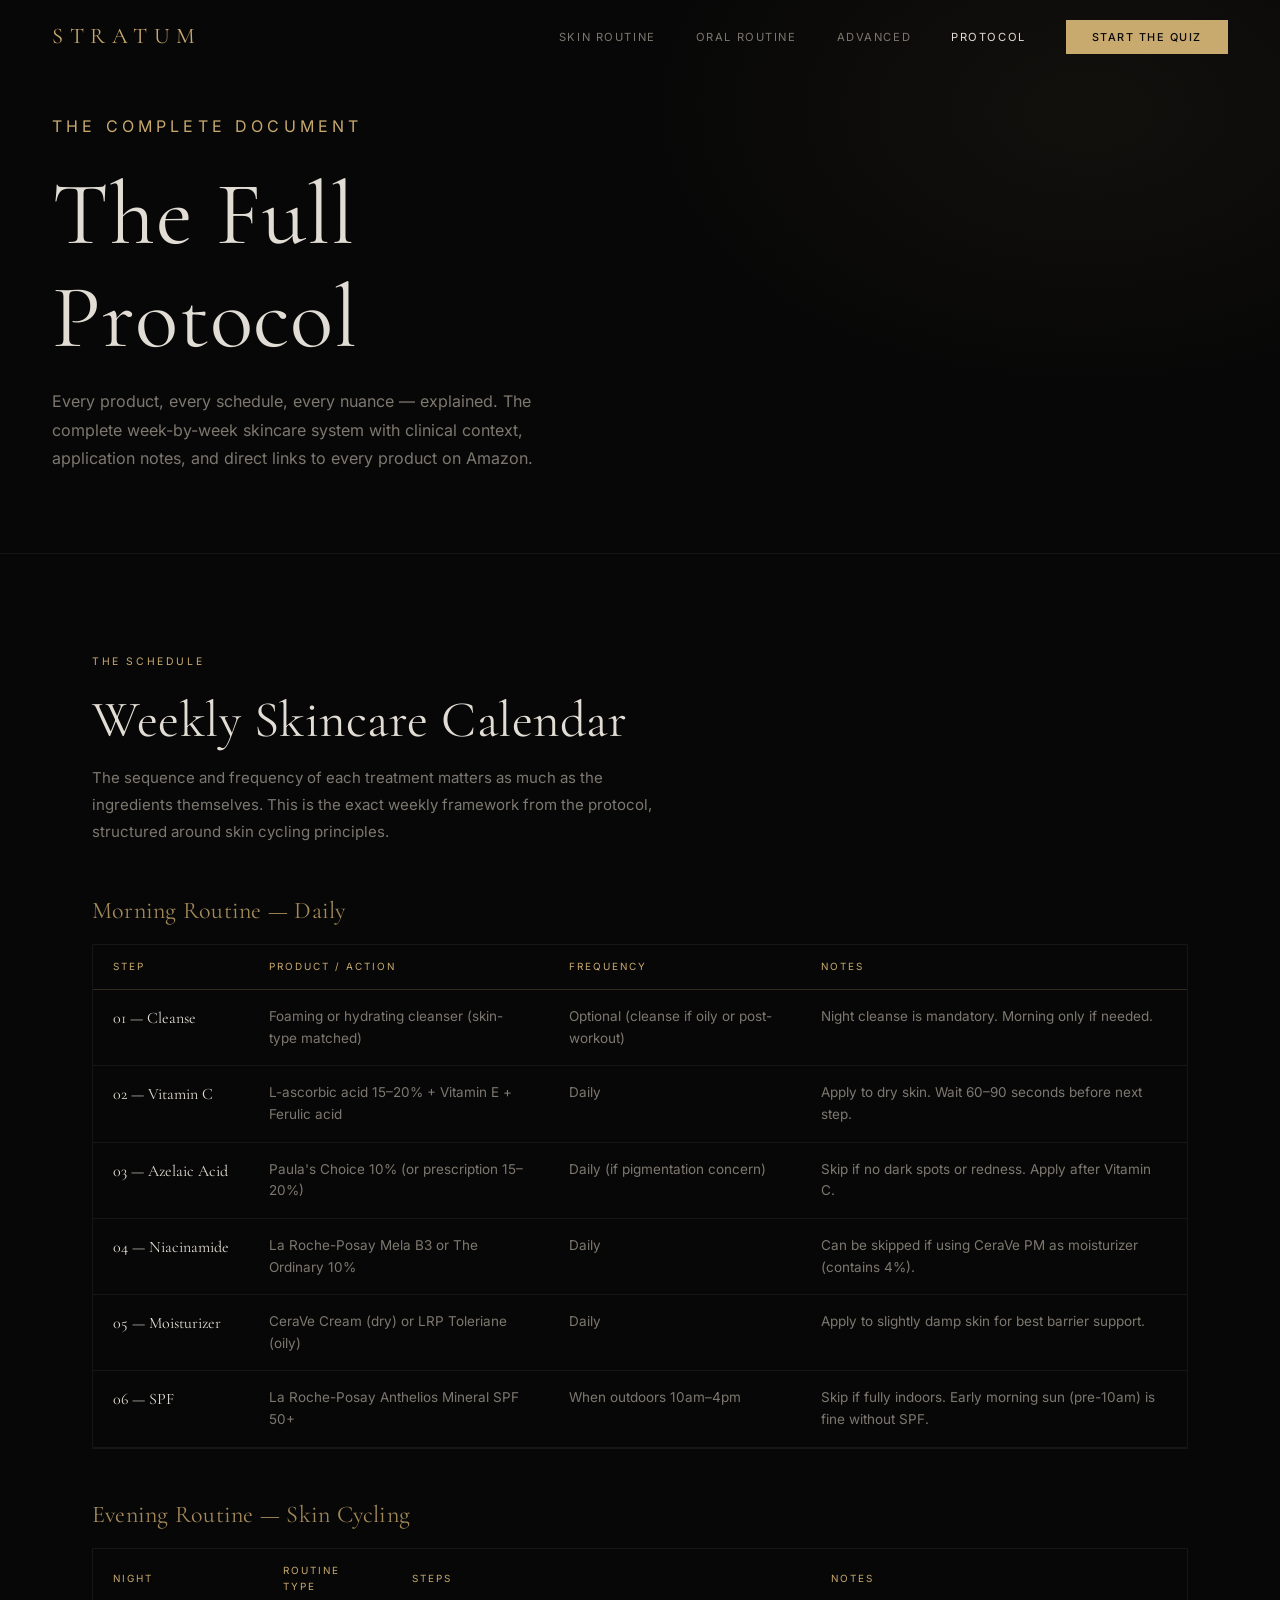
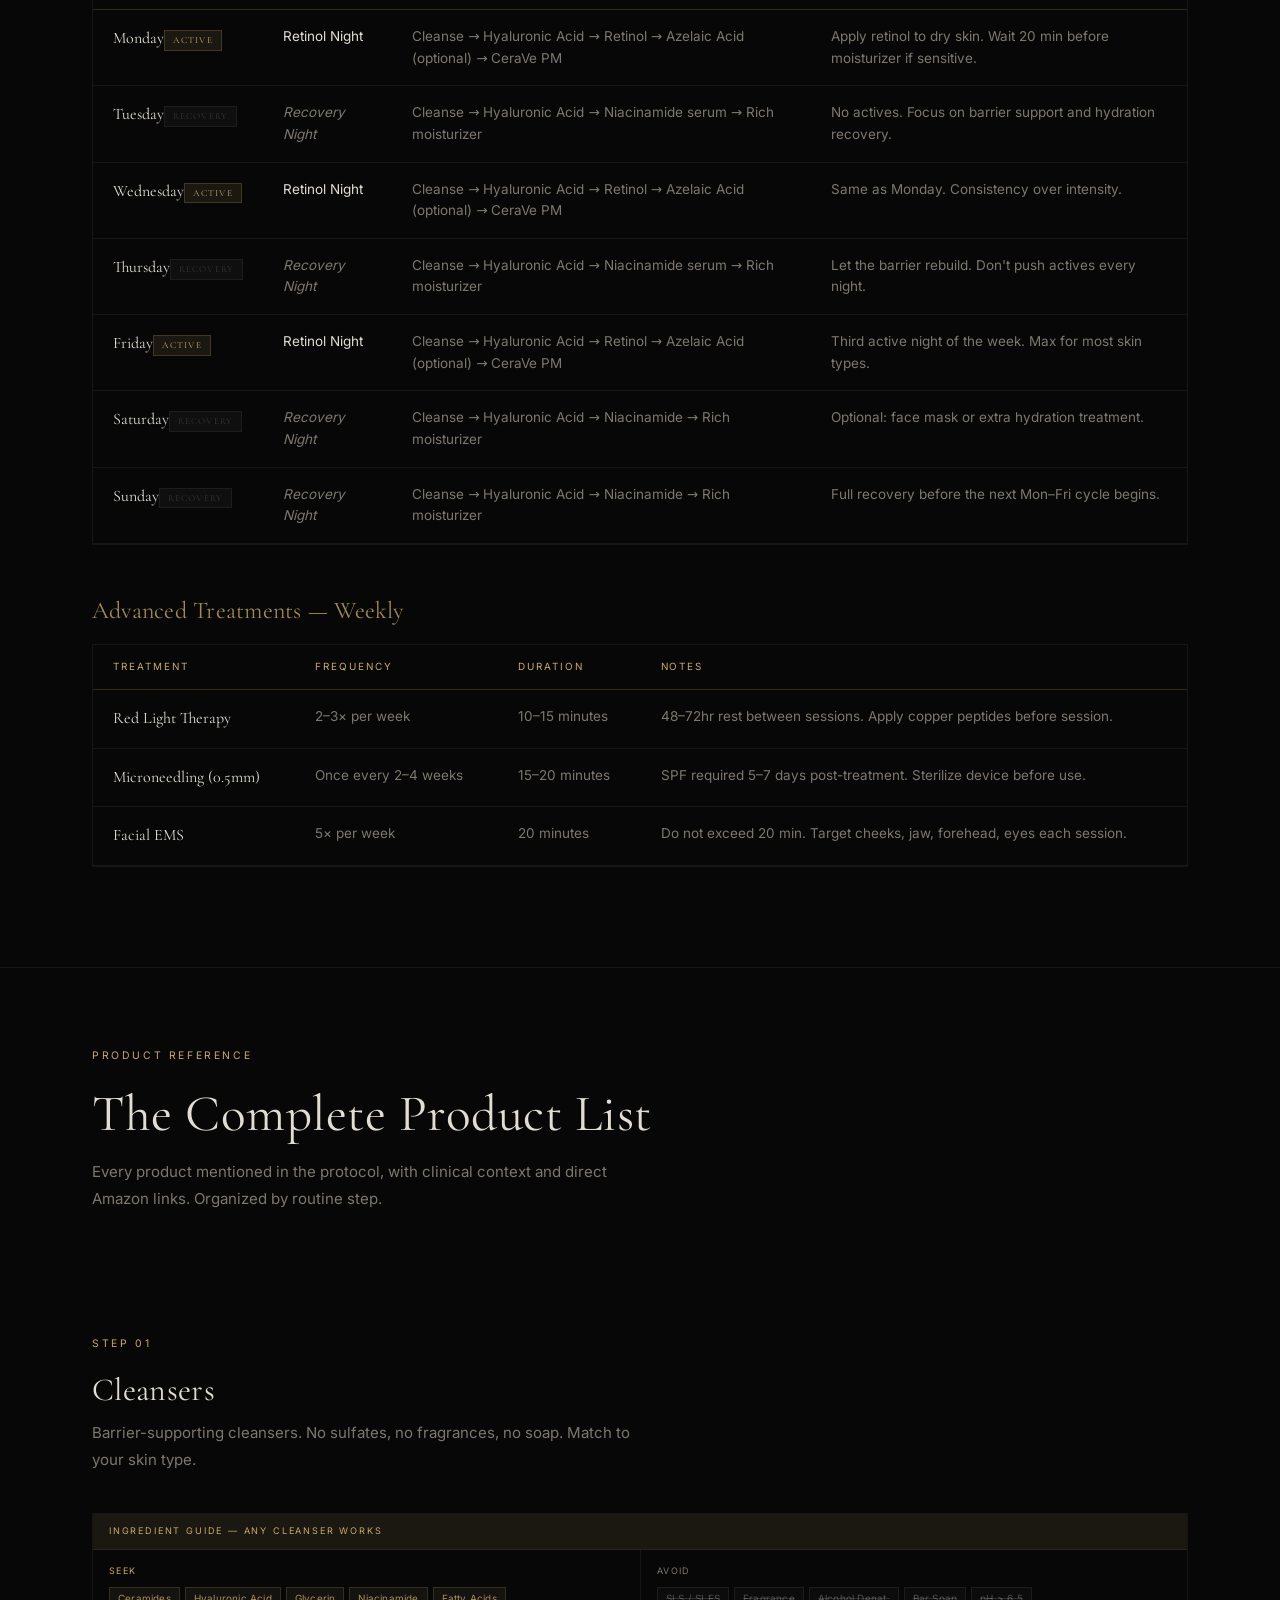
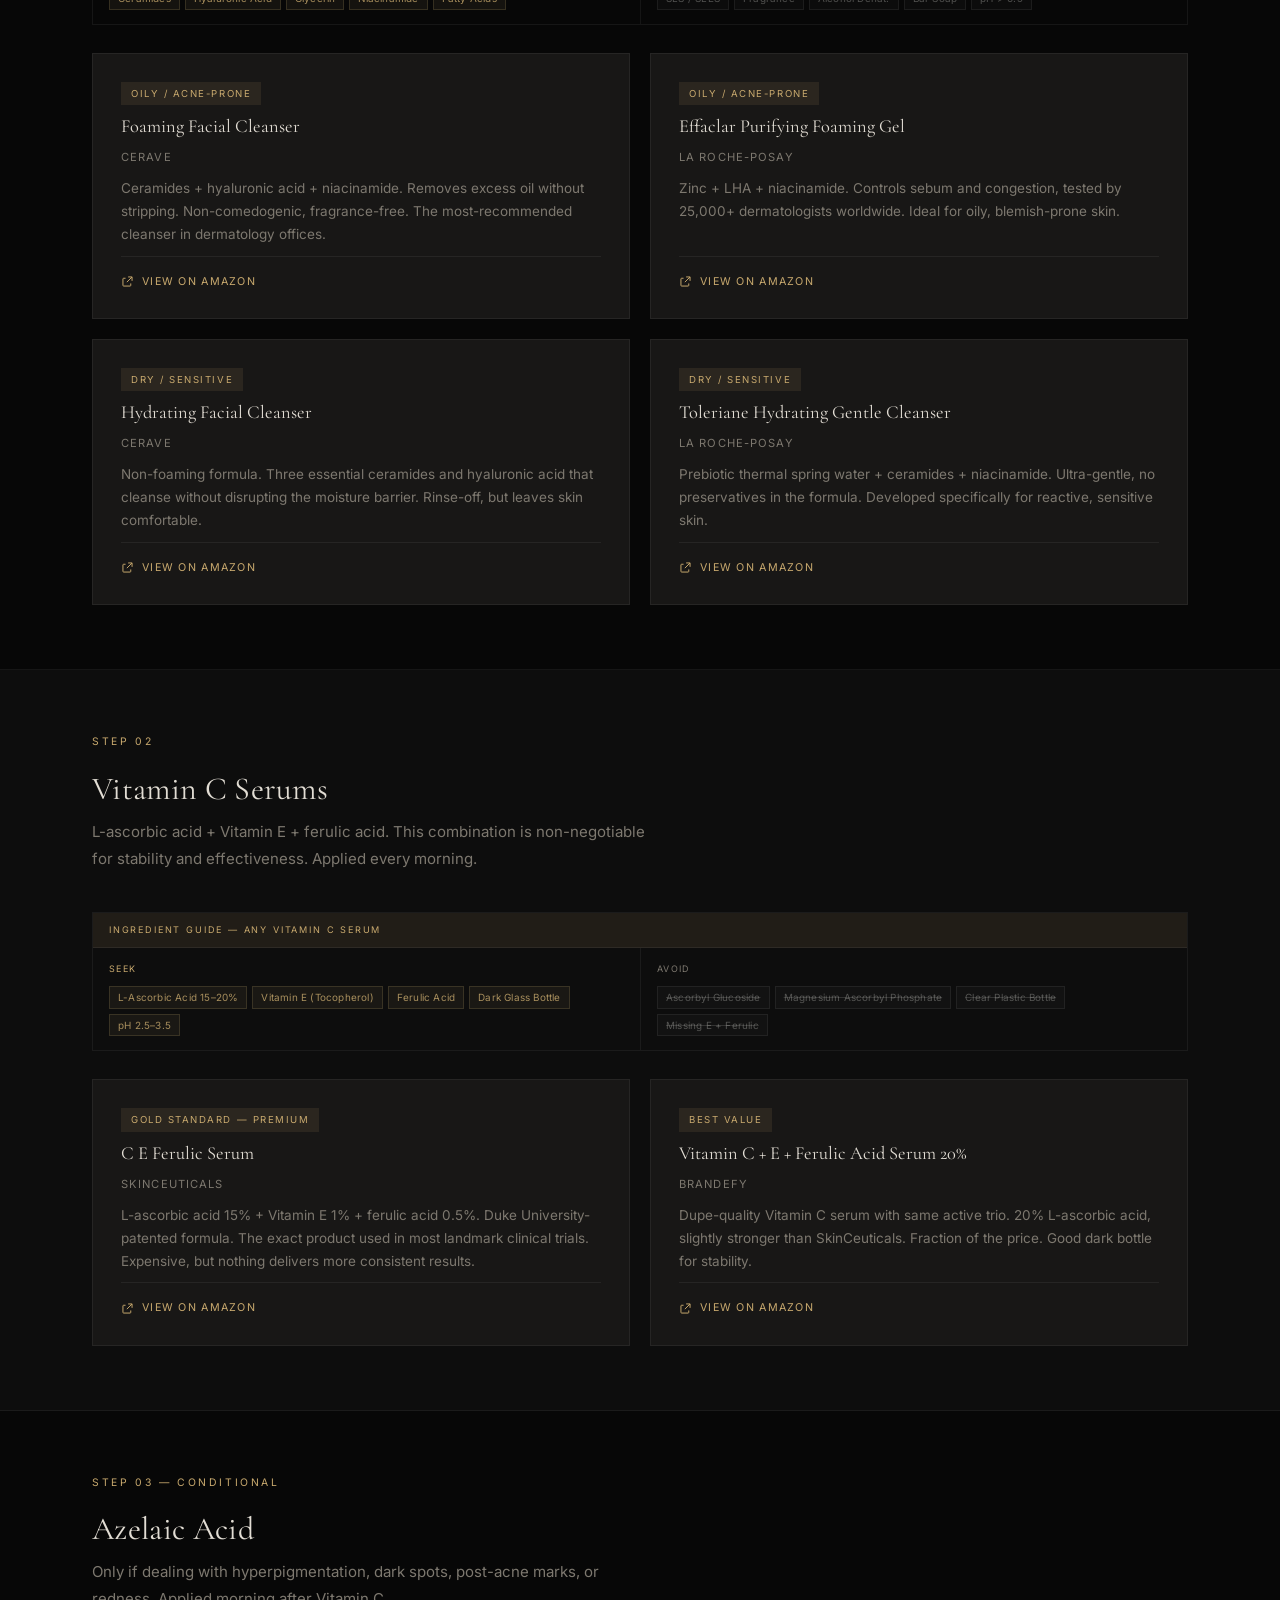
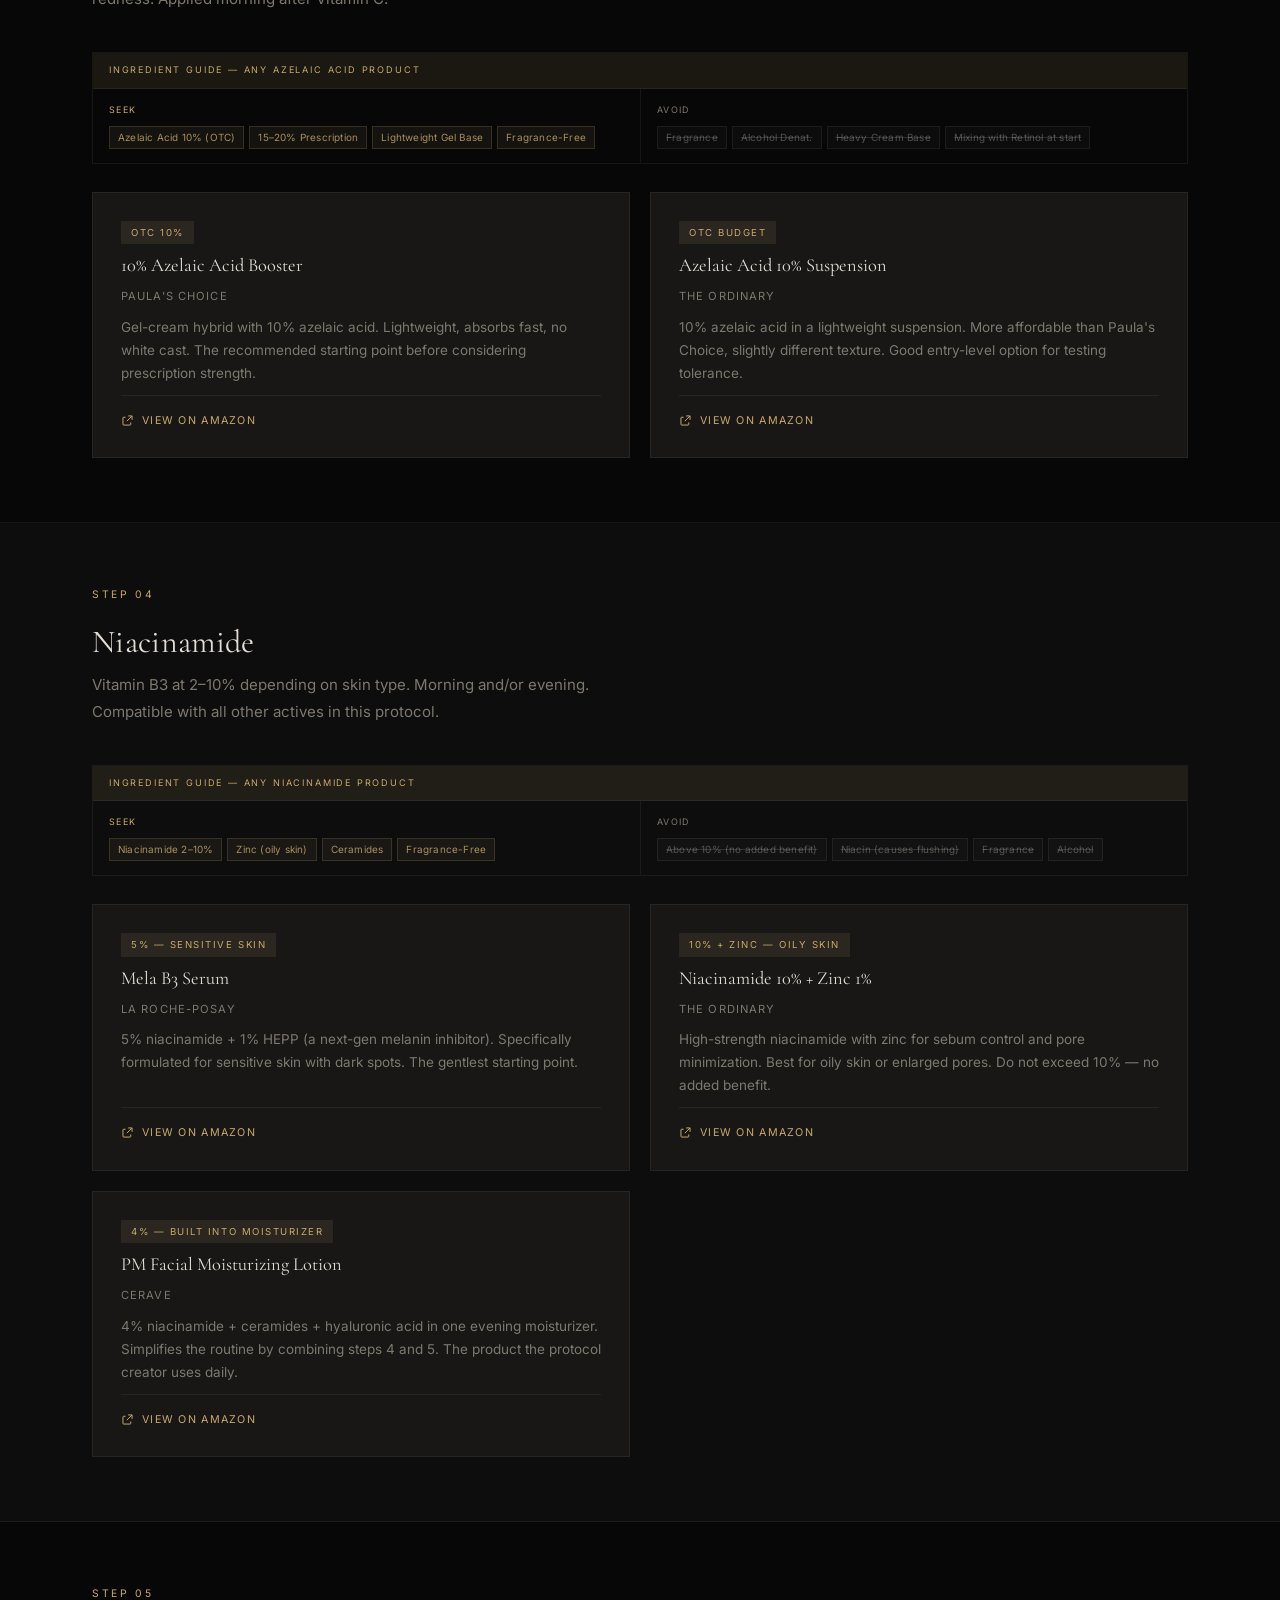
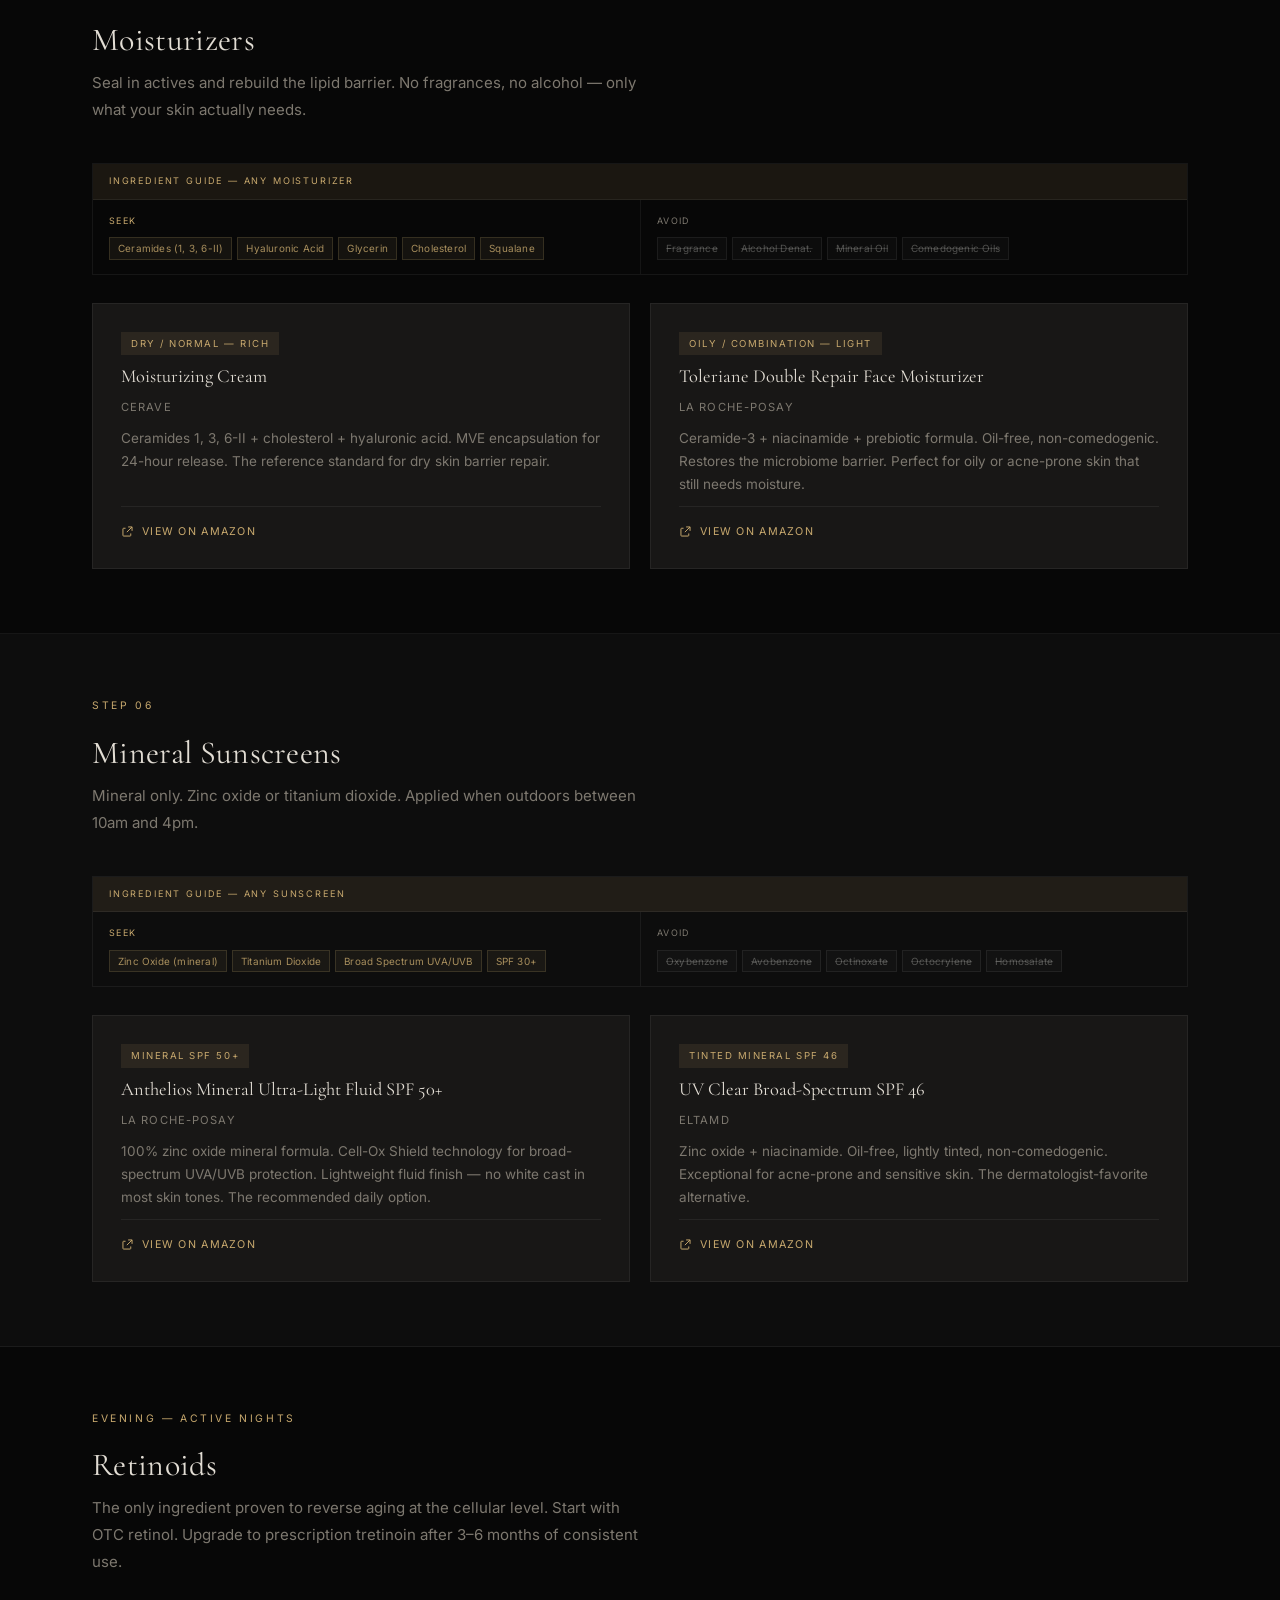
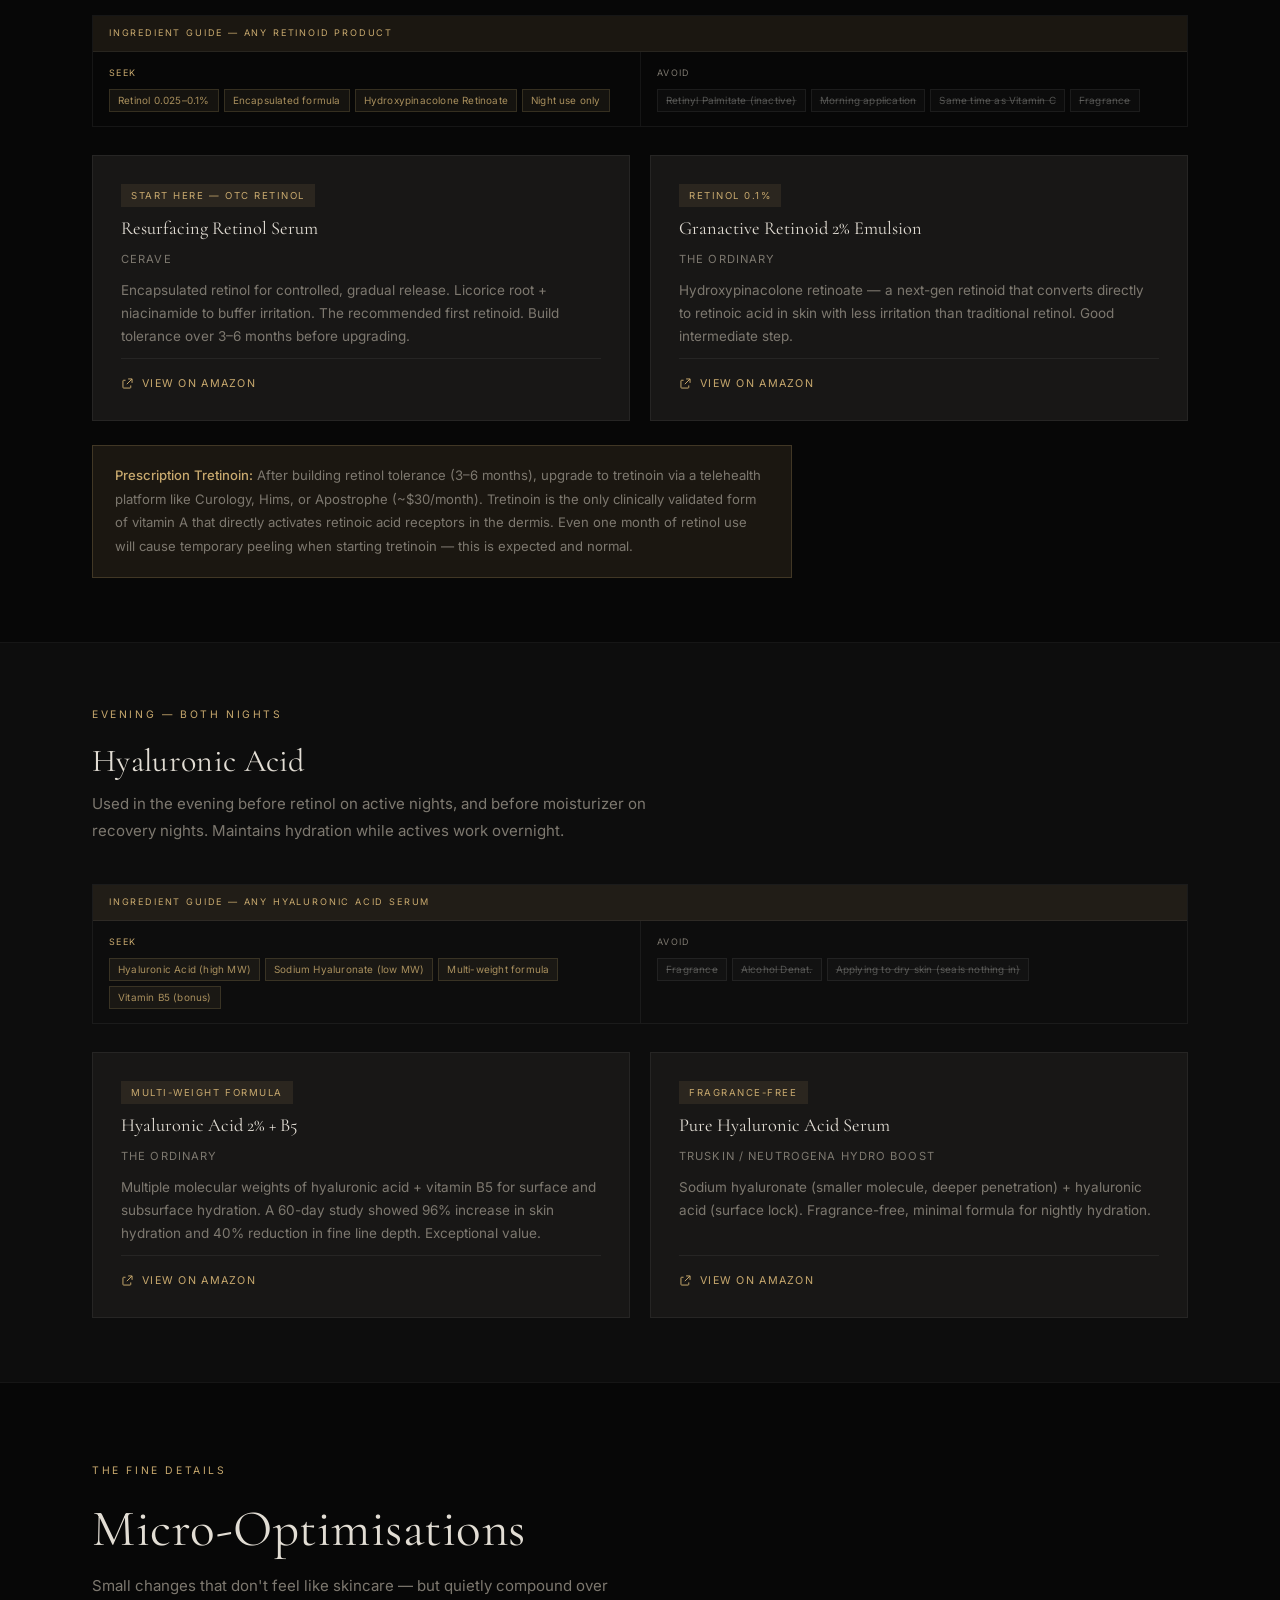
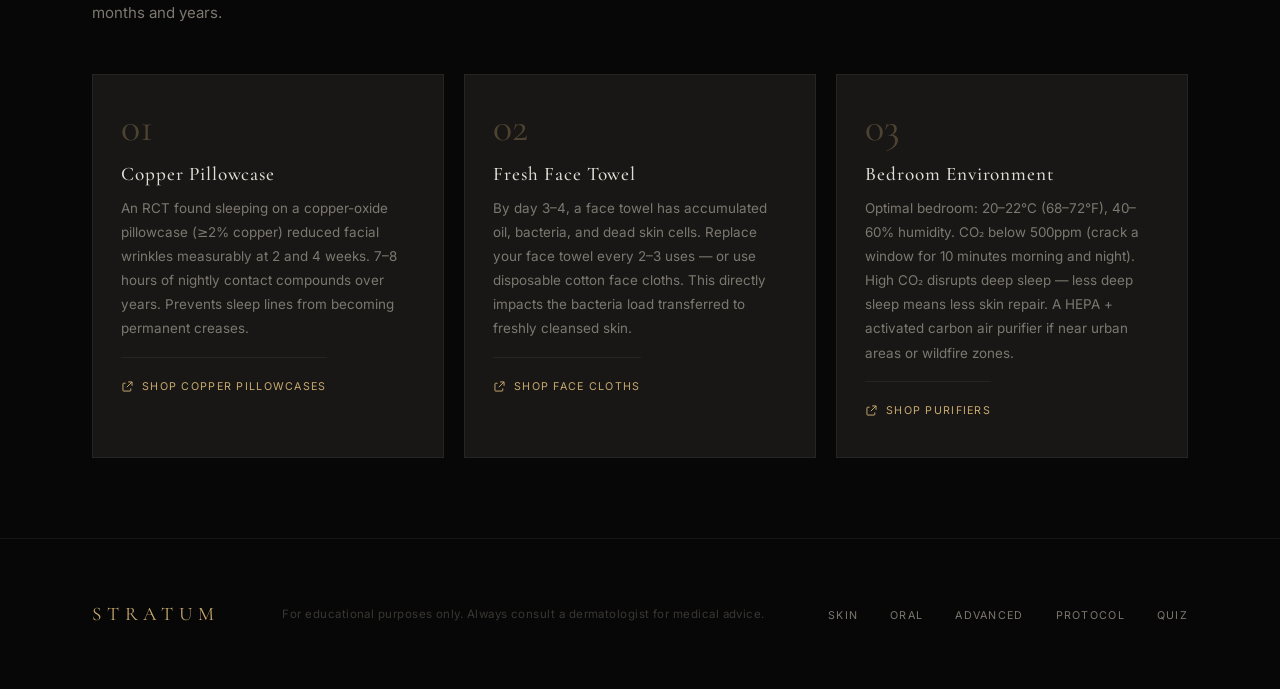
<file: protocol.html>
<!DOCTYPE html>
<html lang="en">
<head>
  <meta charset="UTF-8">
  <meta name="viewport" content="width=device-width, initial-scale=1.0">
  <title>The Full Protocol — STRATUM</title>
  <link rel="stylesheet" href="styles.css">
  <style>
    .table-wrap {
      overflow-x: auto;
      border: 1px solid var(--border);
    }
    .schedule-table td:first-child { font-family: var(--font-display); font-size: 1rem; color: var(--text); }
    .schedule-table .active-col { color: var(--text); }
    .schedule-table .rest-col { color: var(--text-muted); font-style: italic; }

    /* Product category sections */
    .product-category { padding: 64px 0; border-bottom: 1px solid var(--border); }
    .product-category:last-of-type { border-bottom: none; }
    .product-category-header { margin-bottom: 40px; }
    .product-category-header h3 { margin-bottom: 10px; }
    .product-category-header p { max-width: 560px; }

    /* Note chips */
    .note-chip {
      display: inline-flex;
      align-items: center;
      gap: 6px;
      padding: 4px 10px;
      background: var(--gold-dim);
      border: 1px solid var(--gold-border);
      font-size: 0.6rem;
      letter-spacing: 0.12em;
      text-transform: uppercase;
      color: var(--gold);
      margin-bottom: 8px;
    }

    /* Tips grid */
    .tips-grid { display: grid; grid-template-columns: repeat(3, 1fr); gap: 20px; }
    .tip-card {
      padding: 32px 28px;
      background: var(--card);
      border: 1px solid var(--border);
    }
    .tip-icon {
      font-family: var(--font-display);
      font-size: 2.5rem;
      color: var(--gold);
      opacity: 0.3;
      line-height: 1;
      margin-bottom: 16px;
    }
    .tip-card h5 { font-size: 1rem; margin-bottom: 10px; font-family: var(--font-display); font-size: 1.2rem; }
    .tip-card p { font-size: 0.84rem; }

    @media (max-width: 960px) {
      .tips-grid { grid-template-columns: 1fr; }
    }
  </style>
</head>
<body>

  <nav class="nav" id="nav">
    <a href="index.html" class="nav-logo">Stratum</a>
    <ul class="nav-links">
      <li><a href="surface.html">Skin Routine</a></li>
      <li><a href="oral.html">Oral Routine</a></li>
      <li><a href="advanced.html">Advanced</a></li>
      <li><a href="protocol.html" class="active">Protocol</a></li>
      <li><a href="quiz.html" class="nav-quiz">Start the Quiz</a></li>
    </ul>
  </nav>

  <!-- Page Hero -->
  <div class="page-hero">
    <p class="page-hero-label">The Complete Document</p>
    <h1>The Full<br>Protocol</h1>
    <p>Every product, every schedule, every nuance — explained. The complete week-by-week skincare system with clinical context, application notes, and direct links to every product on Amazon.</p>
  </div>

  <!-- Weekly Schedule -->
  <section style="padding:100px 0; border-bottom:1px solid var(--border);">
    <div class="container">
      <div class="fade-up" style="margin-bottom:52px;">
        <span class="section-label">The Schedule</span>
        <h2>Weekly Skincare Calendar</h2>
        <p style="margin-top:14px; max-width:560px;">The sequence and frequency of each treatment matters as much as the ingredients themselves. This is the exact weekly framework from the protocol, structured around skin cycling principles.</p>
      </div>

      <!-- Morning Schedule -->
      <h4 style="font-family:var(--font-display); font-size:1.5rem; margin-bottom:20px; color:var(--gold); opacity:0.8;">Morning Routine — Daily</h4>
      <div class="table-wrap fade-up" style="margin-bottom:52px;">
        <table class="schedule-table">
          <thead>
            <tr>
              <th style="min-width:140px;">Step</th>
              <th>Product / Action</th>
              <th>Frequency</th>
              <th>Notes</th>
            </tr>
          </thead>
          <tbody>
            <tr>
              <td class="day-col">01 — Cleanse</td>
              <td>Foaming or hydrating cleanser (skin-type matched)</td>
              <td>Optional (cleanse if oily or post-workout)</td>
              <td>Night cleanse is mandatory. Morning only if needed.</td>
            </tr>
            <tr>
              <td class="day-col">02 — Vitamin C</td>
              <td>L-ascorbic acid 15–20% + Vitamin E + Ferulic acid</td>
              <td>Daily</td>
              <td>Apply to dry skin. Wait 60–90 seconds before next step.</td>
            </tr>
            <tr>
              <td class="day-col">03 — Azelaic Acid</td>
              <td>Paula's Choice 10% (or prescription 15–20%)</td>
              <td>Daily (if pigmentation concern)</td>
              <td>Skip if no dark spots or redness. Apply after Vitamin C.</td>
            </tr>
            <tr>
              <td class="day-col">04 — Niacinamide</td>
              <td>La Roche-Posay Mela B3 or The Ordinary 10%</td>
              <td>Daily</td>
              <td>Can be skipped if using CeraVe PM as moisturizer (contains 4%).</td>
            </tr>
            <tr>
              <td class="day-col">05 — Moisturizer</td>
              <td>CeraVe Cream (dry) or LRP Toleriane (oily)</td>
              <td>Daily</td>
              <td>Apply to slightly damp skin for best barrier support.</td>
            </tr>
            <tr>
              <td class="day-col">06 — SPF</td>
              <td>La Roche-Posay Anthelios Mineral SPF 50+</td>
              <td>When outdoors 10am–4pm</td>
              <td>Skip if fully indoors. Early morning sun (pre-10am) is fine without SPF.</td>
            </tr>
          </tbody>
        </table>
      </div>

      <!-- Evening Schedule -->
      <h4 style="font-family:var(--font-display); font-size:1.5rem; margin-bottom:20px; color:var(--gold); opacity:0.8;">Evening Routine — Skin Cycling</h4>
      <div class="table-wrap fade-up" style="margin-bottom:52px;">
        <table class="schedule-table">
          <thead>
            <tr>
              <th style="min-width:140px;">Night</th>
              <th>Routine Type</th>
              <th>Steps</th>
              <th>Notes</th>
            </tr>
          </thead>
          <tbody>
            <tr>
              <td class="day-col">Monday<div class="active-badge">Active</div></td>
              <td class="active-col">Retinol Night</td>
              <td>Cleanse → Hyaluronic Acid → Retinol → Azelaic Acid (optional) → CeraVe PM</td>
              <td>Apply retinol to dry skin. Wait 20 min before moisturizer if sensitive.</td>
            </tr>
            <tr>
              <td class="day-col">Tuesday<div class="recovery-badge">Recovery</div></td>
              <td class="rest-col">Recovery Night</td>
              <td>Cleanse → Hyaluronic Acid → Niacinamide serum → Rich moisturizer</td>
              <td>No actives. Focus on barrier support and hydration recovery.</td>
            </tr>
            <tr>
              <td class="day-col">Wednesday<div class="active-badge">Active</div></td>
              <td class="active-col">Retinol Night</td>
              <td>Cleanse → Hyaluronic Acid → Retinol → Azelaic Acid (optional) → CeraVe PM</td>
              <td>Same as Monday. Consistency over intensity.</td>
            </tr>
            <tr>
              <td class="day-col">Thursday<div class="recovery-badge">Recovery</div></td>
              <td class="rest-col">Recovery Night</td>
              <td>Cleanse → Hyaluronic Acid → Niacinamide serum → Rich moisturizer</td>
              <td>Let the barrier rebuild. Don't push actives every night.</td>
            </tr>
            <tr>
              <td class="day-col">Friday<div class="active-badge">Active</div></td>
              <td class="active-col">Retinol Night</td>
              <td>Cleanse → Hyaluronic Acid → Retinol → Azelaic Acid (optional) → CeraVe PM</td>
              <td>Third active night of the week. Max for most skin types.</td>
            </tr>
            <tr>
              <td class="day-col">Saturday<div class="recovery-badge">Recovery</div></td>
              <td class="rest-col">Recovery Night</td>
              <td>Cleanse → Hyaluronic Acid → Niacinamide → Rich moisturizer</td>
              <td>Optional: face mask or extra hydration treatment.</td>
            </tr>
            <tr>
              <td class="day-col">Sunday<div class="recovery-badge">Recovery</div></td>
              <td class="rest-col">Recovery Night</td>
              <td>Cleanse → Hyaluronic Acid → Niacinamide → Rich moisturizer</td>
              <td>Full recovery before the next Mon–Fri cycle begins.</td>
            </tr>
          </tbody>
        </table>
      </div>

      <!-- Advanced Treatments Schedule -->
      <h4 style="font-family:var(--font-display); font-size:1.5rem; margin-bottom:20px; color:var(--gold); opacity:0.8;">Advanced Treatments — Weekly</h4>
      <div class="table-wrap fade-up">
        <table class="schedule-table">
          <thead>
            <tr>
              <th>Treatment</th>
              <th>Frequency</th>
              <th>Duration</th>
              <th>Notes</th>
            </tr>
          </thead>
          <tbody>
            <tr>
              <td class="day-col">Red Light Therapy</td>
              <td>2–3× per week</td>
              <td>10–15 minutes</td>
              <td>48–72hr rest between sessions. Apply copper peptides before session.</td>
            </tr>
            <tr>
              <td class="day-col">Microneedling (0.5mm)</td>
              <td>Once every 2–4 weeks</td>
              <td>15–20 minutes</td>
              <td>SPF required 5–7 days post-treatment. Sterilize device before use.</td>
            </tr>
            <tr>
              <td class="day-col">Facial EMS</td>
              <td>5× per week</td>
              <td>20 minutes</td>
              <td>Do not exceed 20 min. Target cheeks, jaw, forehead, eyes each session.</td>
            </tr>
          </tbody>
        </table>
      </div>
    </div>
  </section>

  <!-- Complete Product List -->
  <section style="padding:80px 0 0;">
    <div class="container">
      <div class="fade-up" style="margin-bottom:60px;">
        <span class="section-label">Product Reference</span>
        <h2>The Complete Product List</h2>
        <p style="margin-top:14px; max-width:560px;">Every product mentioned in the protocol, with clinical context and direct Amazon links. Organized by routine step.</p>
      </div>
    </div>
  </section>

  <!-- Cleansers -->
  <div class="product-category">
    <div class="container">
      <div class="product-category-header fade-up">
        <span class="section-label">Step 01</span>
        <h3>Cleansers</h3>
        <p>Barrier-supporting cleansers. No sulfates, no fragrances, no soap. Match to your skin type.</p>
      </div>
      <div class="ig-guide fade-up" style="margin-bottom:28px;">
        <div class="ig-guide-header">Ingredient Guide — any cleanser works</div>
        <div class="ig-guide-body">
          <div class="ig-col ig-seek">
            <span class="ig-col-label">Seek</span>
            <div class="ig-tags">
              <span class="ig-tag">Ceramides</span>
              <span class="ig-tag">Hyaluronic Acid</span>
              <span class="ig-tag">Glycerin</span>
              <span class="ig-tag">Niacinamide</span>
              <span class="ig-tag">Fatty Acids</span>
            </div>
          </div>
          <div class="ig-col ig-avoid">
            <span class="ig-col-label">Avoid</span>
            <div class="ig-tags">
              <span class="ig-tag">SLS / SLES</span>
              <span class="ig-tag">Fragrance</span>
              <span class="ig-tag">Alcohol Denat.</span>
              <span class="ig-tag">Bar Soap</span>
              <span class="ig-tag">pH &gt; 6.5</span>
            </div>
          </div>
        </div>
      </div>
      <div class="grid-2 fade-up">
        <div class="product-card">
          <span class="product-tag">Oily / Acne-Prone</span>
          <div class="product-name">Foaming Facial Cleanser</div>
          <div class="product-brand">CeraVe</div>
          <p class="product-desc">Ceramides + hyaluronic acid + niacinamide. Removes excess oil without stripping. Non-comedogenic, fragrance-free. The most-recommended cleanser in dermatology offices.</p>
          <a href="https://amzn.to/3OfX9Vr" target="_blank" class="amazon-link">
            <svg viewBox="0 0 20 20" fill="none" stroke="currentColor" stroke-width="1.5"><path d="M11 3H17V9M17 3L9 11M7 5H4a1 1 0 00-1 1v10a1 1 0 001 1h10a1 1 0 001-1v-3"/></svg>
            View on Amazon
          </a>
        </div>
        <div class="product-card">
          <span class="product-tag">Oily / Acne-Prone</span>
          <div class="product-name">Effaclar Purifying Foaming Gel</div>
          <div class="product-brand">La Roche-Posay</div>
          <p class="product-desc">Zinc + LHA + niacinamide. Controls sebum and congestion, tested by 25,000+ dermatologists worldwide. Ideal for oily, blemish-prone skin.</p>
          <a href="https://amzn.to/4bIET0S" target="_blank" class="amazon-link">
            <svg viewBox="0 0 20 20" fill="none" stroke="currentColor" stroke-width="1.5"><path d="M11 3H17V9M17 3L9 11M7 5H4a1 1 0 00-1 1v10a1 1 0 001 1h10a1 1 0 001-1v-3"/></svg>
            View on Amazon
          </a>
        </div>
        <div class="product-card">
          <span class="product-tag">Dry / Sensitive</span>
          <div class="product-name">Hydrating Facial Cleanser</div>
          <div class="product-brand">CeraVe</div>
          <p class="product-desc">Non-foaming formula. Three essential ceramides and hyaluronic acid that cleanse without disrupting the moisture barrier. Rinse-off, but leaves skin comfortable.</p>
          <a href="https://amzn.to/45Wn4aO" target="_blank" class="amazon-link">
            <svg viewBox="0 0 20 20" fill="none" stroke="currentColor" stroke-width="1.5"><path d="M11 3H17V9M17 3L9 11M7 5H4a1 1 0 00-1 1v10a1 1 0 001 1h10a1 1 0 001-1v-3"/></svg>
            View on Amazon
          </a>
        </div>
        <div class="product-card">
          <span class="product-tag">Dry / Sensitive</span>
          <div class="product-name">Toleriane Hydrating Gentle Cleanser</div>
          <div class="product-brand">La Roche-Posay</div>
          <p class="product-desc">Prebiotic thermal spring water + ceramides + niacinamide. Ultra-gentle, no preservatives in the formula. Developed specifically for reactive, sensitive skin.</p>
          <a href="https://amzn.to/4rcEIji" target="_blank" class="amazon-link">
            <svg viewBox="0 0 20 20" fill="none" stroke="currentColor" stroke-width="1.5"><path d="M11 3H17V9M17 3L9 11M7 5H4a1 1 0 00-1 1v10a1 1 0 001 1h10a1 1 0 001-1v-3"/></svg>
            View on Amazon
          </a>
        </div>
      </div>
    </div>
  </div>

  <!-- Vitamin C -->
  <div class="product-category" style="background:var(--surface);">
    <div class="container">
      <div class="product-category-header fade-up">
        <span class="section-label">Step 02</span>
        <h3>Vitamin C Serums</h3>
        <p>L-ascorbic acid + Vitamin E + ferulic acid. This combination is non-negotiable for stability and effectiveness. Applied every morning.</p>
      </div>
      <div class="ig-guide fade-up" style="margin-bottom:28px;">
        <div class="ig-guide-header">Ingredient Guide — any Vitamin C serum</div>
        <div class="ig-guide-body">
          <div class="ig-col ig-seek">
            <span class="ig-col-label">Seek</span>
            <div class="ig-tags">
              <span class="ig-tag">L-Ascorbic Acid 15–20%</span>
              <span class="ig-tag">Vitamin E (Tocopherol)</span>
              <span class="ig-tag">Ferulic Acid</span>
              <span class="ig-tag">Dark Glass Bottle</span>
              <span class="ig-tag">pH 2.5–3.5</span>
            </div>
          </div>
          <div class="ig-col ig-avoid">
            <span class="ig-col-label">Avoid</span>
            <div class="ig-tags">
              <span class="ig-tag">Ascorbyl Glucoside</span>
              <span class="ig-tag">Magnesium Ascorbyl Phosphate</span>
              <span class="ig-tag">Clear Plastic Bottle</span>
              <span class="ig-tag">Missing E + Ferulic</span>
            </div>
          </div>
        </div>
      </div>
      <div class="grid-2 fade-up">
        <div class="product-card">
          <span class="product-tag">Gold Standard — Premium</span>
          <div class="product-name">C E Ferulic Serum</div>
          <div class="product-brand">SkinCeuticals</div>
          <p class="product-desc">L-ascorbic acid 15% + Vitamin E 1% + ferulic acid 0.5%. Duke University-patented formula. The exact product used in most landmark clinical trials. Expensive, but nothing delivers more consistent results.</p>
          <a href="https://www.amazon.com/s?k=SkinCeuticals+CE+Ferulic+serum" target="_blank" class="amazon-link">
            <svg viewBox="0 0 20 20" fill="none" stroke="currentColor" stroke-width="1.5"><path d="M11 3H17V9M17 3L9 11M7 5H4a1 1 0 00-1 1v10a1 1 0 001 1h10a1 1 0 001-1v-3"/></svg>
            View on Amazon
          </a>
        </div>
        <div class="product-card">
          <span class="product-tag">Best Value</span>
          <div class="product-name">Vitamin C + E + Ferulic Acid Serum 20%</div>
          <div class="product-brand">Brandefy</div>
          <p class="product-desc">Dupe-quality Vitamin C serum with same active trio. 20% L-ascorbic acid, slightly stronger than SkinCeuticals. Fraction of the price. Good dark bottle for stability.</p>
          <a href="https://www.amazon.com/s?k=Brandefy+Vitamin+C+E+Ferulic+Acid+Serum+20+percent" target="_blank" class="amazon-link">
            <svg viewBox="0 0 20 20" fill="none" stroke="currentColor" stroke-width="1.5"><path d="M11 3H17V9M17 3L9 11M7 5H4a1 1 0 00-1 1v10a1 1 0 001 1h10a1 1 0 001-1v-3"/></svg>
            View on Amazon
          </a>
        </div>
      </div>
    </div>
  </div>

  <!-- Azelaic Acid -->
  <div class="product-category">
    <div class="container">
      <div class="product-category-header fade-up">
        <span class="section-label">Step 03 — Conditional</span>
        <h3>Azelaic Acid</h3>
        <p>Only if dealing with hyperpigmentation, dark spots, post-acne marks, or redness. Applied morning after Vitamin C.</p>
      </div>
      <div class="ig-guide fade-up" style="margin-bottom:28px;">
        <div class="ig-guide-header">Ingredient Guide — any azelaic acid product</div>
        <div class="ig-guide-body">
          <div class="ig-col ig-seek">
            <span class="ig-col-label">Seek</span>
            <div class="ig-tags">
              <span class="ig-tag">Azelaic Acid 10% (OTC)</span>
              <span class="ig-tag">15–20% Prescription</span>
              <span class="ig-tag">Lightweight Gel Base</span>
              <span class="ig-tag">Fragrance-Free</span>
            </div>
          </div>
          <div class="ig-col ig-avoid">
            <span class="ig-col-label">Avoid</span>
            <div class="ig-tags">
              <span class="ig-tag">Fragrance</span>
              <span class="ig-tag">Alcohol Denat.</span>
              <span class="ig-tag">Heavy Cream Base</span>
              <span class="ig-tag">Mixing with Retinol at start</span>
            </div>
          </div>
        </div>
      </div>
      <div class="grid-2 fade-up">
        <div class="product-card">
          <span class="product-tag">OTC 10%</span>
          <div class="product-name">10% Azelaic Acid Booster</div>
          <div class="product-brand">Paula's Choice</div>
          <p class="product-desc">Gel-cream hybrid with 10% azelaic acid. Lightweight, absorbs fast, no white cast. The recommended starting point before considering prescription strength.</p>
          <a href="https://amzn.to/4rxS9tG" target="_blank" class="amazon-link">
            <svg viewBox="0 0 20 20" fill="none" stroke="currentColor" stroke-width="1.5"><path d="M11 3H17V9M17 3L9 11M7 5H4a1 1 0 00-1 1v10a1 1 0 001 1h10a1 1 0 001-1v-3"/></svg>
            View on Amazon
          </a>
        </div>
        <div class="product-card">
          <span class="product-tag">OTC Budget</span>
          <div class="product-name">Azelaic Acid 10% Suspension</div>
          <div class="product-brand">The Ordinary</div>
          <p class="product-desc">10% azelaic acid in a lightweight suspension. More affordable than Paula's Choice, slightly different texture. Good entry-level option for testing tolerance.</p>
          <a href="https://www.amazon.com/s?k=The+Ordinary+Azelaic+Acid+Suspension+10+percent" target="_blank" class="amazon-link">
            <svg viewBox="0 0 20 20" fill="none" stroke="currentColor" stroke-width="1.5"><path d="M11 3H17V9M17 3L9 11M7 5H4a1 1 0 00-1 1v10a1 1 0 001 1h10a1 1 0 001-1v-3"/></svg>
            View on Amazon
          </a>
        </div>
      </div>
    </div>
  </div>

  <!-- Niacinamide -->
  <div class="product-category" style="background:var(--surface);">
    <div class="container">
      <div class="product-category-header fade-up">
        <span class="section-label">Step 04</span>
        <h3>Niacinamide</h3>
        <p>Vitamin B3 at 2–10% depending on skin type. Morning and/or evening. Compatible with all other actives in this protocol.</p>
      </div>
      <div class="ig-guide fade-up" style="margin-bottom:28px;">
        <div class="ig-guide-header">Ingredient Guide — any niacinamide product</div>
        <div class="ig-guide-body">
          <div class="ig-col ig-seek">
            <span class="ig-col-label">Seek</span>
            <div class="ig-tags">
              <span class="ig-tag">Niacinamide 2–10%</span>
              <span class="ig-tag">Zinc (oily skin)</span>
              <span class="ig-tag">Ceramides</span>
              <span class="ig-tag">Fragrance-Free</span>
            </div>
          </div>
          <div class="ig-col ig-avoid">
            <span class="ig-col-label">Avoid</span>
            <div class="ig-tags">
              <span class="ig-tag">Above 10% (no added benefit)</span>
              <span class="ig-tag">Niacin (causes flushing)</span>
              <span class="ig-tag">Fragrance</span>
              <span class="ig-tag">Alcohol</span>
            </div>
          </div>
        </div>
      </div>
      <div class="grid-2 fade-up">
        <div class="product-card">
          <span class="product-tag">5% — Sensitive Skin</span>
          <div class="product-name">Mela B3 Serum</div>
          <div class="product-brand">La Roche-Posay</div>
          <p class="product-desc">5% niacinamide + 1% HEPP (a next-gen melanin inhibitor). Specifically formulated for sensitive skin with dark spots. The gentlest starting point.</p>
          <a href="https://amzn.to/4aiUm55" target="_blank" class="amazon-link">
            <svg viewBox="0 0 20 20" fill="none" stroke="currentColor" stroke-width="1.5"><path d="M11 3H17V9M17 3L9 11M7 5H4a1 1 0 00-1 1v10a1 1 0 001 1h10a1 1 0 001-1v-3"/></svg>
            View on Amazon
          </a>
        </div>
        <div class="product-card">
          <span class="product-tag">10% + Zinc — Oily Skin</span>
          <div class="product-name">Niacinamide 10% + Zinc 1%</div>
          <div class="product-brand">The Ordinary</div>
          <p class="product-desc">High-strength niacinamide with zinc for sebum control and pore minimization. Best for oily skin or enlarged pores. Do not exceed 10% — no added benefit.</p>
          <a href="https://amzn.to/3ZXZs1Y" target="_blank" class="amazon-link">
            <svg viewBox="0 0 20 20" fill="none" stroke="currentColor" stroke-width="1.5"><path d="M11 3H17V9M17 3L9 11M7 5H4a1 1 0 00-1 1v10a1 1 0 001 1h10a1 1 0 001-1v-3"/></svg>
            View on Amazon
          </a>
        </div>
        <div class="product-card">
          <span class="product-tag">4% — Built into Moisturizer</span>
          <div class="product-name">PM Facial Moisturizing Lotion</div>
          <div class="product-brand">CeraVe</div>
          <p class="product-desc">4% niacinamide + ceramides + hyaluronic acid in one evening moisturizer. Simplifies the routine by combining steps 4 and 5. The product the protocol creator uses daily.</p>
          <a href="https://www.amazon.com/s?k=CeraVe+PM+facial+moisturizing+lotion+niacinamide" target="_blank" class="amazon-link">
            <svg viewBox="0 0 20 20" fill="none" stroke="currentColor" stroke-width="1.5"><path d="M11 3H17V9M17 3L9 11M7 5H4a1 1 0 00-1 1v10a1 1 0 001 1h10a1 1 0 001-1v-3"/></svg>
            View on Amazon
          </a>
        </div>
      </div>
    </div>
  </div>

  <!-- Moisturizers -->
  <div class="product-category">
    <div class="container">
      <div class="product-category-header fade-up">
        <span class="section-label">Step 05</span>
        <h3>Moisturizers</h3>
        <p>Seal in actives and rebuild the lipid barrier. No fragrances, no alcohol — only what your skin actually needs.</p>
      </div>
      <div class="ig-guide fade-up" style="margin-bottom:28px;">
        <div class="ig-guide-header">Ingredient Guide — any moisturizer</div>
        <div class="ig-guide-body">
          <div class="ig-col ig-seek">
            <span class="ig-col-label">Seek</span>
            <div class="ig-tags">
              <span class="ig-tag">Ceramides (1, 3, 6-II)</span>
              <span class="ig-tag">Hyaluronic Acid</span>
              <span class="ig-tag">Glycerin</span>
              <span class="ig-tag">Cholesterol</span>
              <span class="ig-tag">Squalane</span>
            </div>
          </div>
          <div class="ig-col ig-avoid">
            <span class="ig-col-label">Avoid</span>
            <div class="ig-tags">
              <span class="ig-tag">Fragrance</span>
              <span class="ig-tag">Alcohol Denat.</span>
              <span class="ig-tag">Mineral Oil</span>
              <span class="ig-tag">Comedogenic Oils</span>
            </div>
          </div>
        </div>
      </div>
      <div class="grid-2 fade-up">
        <div class="product-card">
          <span class="product-tag">Dry / Normal — Rich</span>
          <div class="product-name">Moisturizing Cream</div>
          <div class="product-brand">CeraVe</div>
          <p class="product-desc">Ceramides 1, 3, 6-II + cholesterol + hyaluronic acid. MVE encapsulation for 24-hour release. The reference standard for dry skin barrier repair.</p>
          <a href="https://amzn.to/4aDuJxi" target="_blank" class="amazon-link">
            <svg viewBox="0 0 20 20" fill="none" stroke="currentColor" stroke-width="1.5"><path d="M11 3H17V9M17 3L9 11M7 5H4a1 1 0 00-1 1v10a1 1 0 001 1h10a1 1 0 001-1v-3"/></svg>
            View on Amazon
          </a>
        </div>
        <div class="product-card">
          <span class="product-tag">Oily / Combination — Light</span>
          <div class="product-name">Toleriane Double Repair Face Moisturizer</div>
          <div class="product-brand">La Roche-Posay</div>
          <p class="product-desc">Ceramide-3 + niacinamide + prebiotic formula. Oil-free, non-comedogenic. Restores the microbiome barrier. Perfect for oily or acne-prone skin that still needs moisture.</p>
          <a href="https://amzn.to/4aBQ762" target="_blank" class="amazon-link">
            <svg viewBox="0 0 20 20" fill="none" stroke="currentColor" stroke-width="1.5"><path d="M11 3H17V9M17 3L9 11M7 5H4a1 1 0 00-1 1v10a1 1 0 001 1h10a1 1 0 001-1v-3"/></svg>
            View on Amazon
          </a>
        </div>
      </div>
    </div>
  </div>

  <!-- Sunscreen -->
  <div class="product-category" style="background:var(--surface);">
    <div class="container">
      <div class="product-category-header fade-up">
        <span class="section-label">Step 06</span>
        <h3>Mineral Sunscreens</h3>
        <p>Mineral only. Zinc oxide or titanium dioxide. Applied when outdoors between 10am and 4pm.</p>
      </div>
      <div class="ig-guide fade-up" style="margin-bottom:28px;">
        <div class="ig-guide-header">Ingredient Guide — any sunscreen</div>
        <div class="ig-guide-body">
          <div class="ig-col ig-seek">
            <span class="ig-col-label">Seek</span>
            <div class="ig-tags">
              <span class="ig-tag">Zinc Oxide (mineral)</span>
              <span class="ig-tag">Titanium Dioxide</span>
              <span class="ig-tag">Broad Spectrum UVA/UVB</span>
              <span class="ig-tag">SPF 30+</span>
            </div>
          </div>
          <div class="ig-col ig-avoid">
            <span class="ig-col-label">Avoid</span>
            <div class="ig-tags">
              <span class="ig-tag">Oxybenzone</span>
              <span class="ig-tag">Avobenzone</span>
              <span class="ig-tag">Octinoxate</span>
              <span class="ig-tag">Octocrylene</span>
              <span class="ig-tag">Homosalate</span>
            </div>
          </div>
        </div>
      </div>
      <div class="grid-2 fade-up">
        <div class="product-card">
          <span class="product-tag">Mineral SPF 50+</span>
          <div class="product-name">Anthelios Mineral Ultra-Light Fluid SPF 50+</div>
          <div class="product-brand">La Roche-Posay</div>
          <p class="product-desc">100% zinc oxide mineral formula. Cell-Ox Shield technology for broad-spectrum UVA/UVB protection. Lightweight fluid finish — no white cast in most skin tones. The recommended daily option.</p>
          <a href="https://amzn.to/3ZkjN1n" target="_blank" class="amazon-link">
            <svg viewBox="0 0 20 20" fill="none" stroke="currentColor" stroke-width="1.5"><path d="M11 3H17V9M17 3L9 11M7 5H4a1 1 0 00-1 1v10a1 1 0 001 1h10a1 1 0 001-1v-3"/></svg>
            View on Amazon
          </a>
        </div>
        <div class="product-card">
          <span class="product-tag">Tinted Mineral SPF 46</span>
          <div class="product-name">UV Clear Broad-Spectrum SPF 46</div>
          <div class="product-brand">EltaMD</div>
          <p class="product-desc">Zinc oxide + niacinamide. Oil-free, lightly tinted, non-comedogenic. Exceptional for acne-prone and sensitive skin. The dermatologist-favorite alternative.</p>
          <a href="https://www.amazon.com/s?k=EltaMD+UV+Clear+SPF+46+zinc+oxide" target="_blank" class="amazon-link">
            <svg viewBox="0 0 20 20" fill="none" stroke="currentColor" stroke-width="1.5"><path d="M11 3H17V9M17 3L9 11M7 5H4a1 1 0 00-1 1v10a1 1 0 001 1h10a1 1 0 001-1v-3"/></svg>
            View on Amazon
          </a>
        </div>
      </div>
    </div>
  </div>

  <!-- Retinoids -->
  <div class="product-category">
    <div class="container">
      <div class="product-category-header fade-up">
        <span class="section-label">Evening — Active Nights</span>
        <h3>Retinoids</h3>
        <p>The only ingredient proven to reverse aging at the cellular level. Start with OTC retinol. Upgrade to prescription tretinoin after 3–6 months of consistent use.</p>
      </div>
      <div class="ig-guide fade-up" style="margin-bottom:28px;">
        <div class="ig-guide-header">Ingredient Guide — any retinoid product</div>
        <div class="ig-guide-body">
          <div class="ig-col ig-seek">
            <span class="ig-col-label">Seek</span>
            <div class="ig-tags">
              <span class="ig-tag">Retinol 0.025–0.1%</span>
              <span class="ig-tag">Encapsulated formula</span>
              <span class="ig-tag">Hydroxypinacolone Retinoate</span>
              <span class="ig-tag">Night use only</span>
            </div>
          </div>
          <div class="ig-col ig-avoid">
            <span class="ig-col-label">Avoid</span>
            <div class="ig-tags">
              <span class="ig-tag">Retinyl Palmitate (inactive)</span>
              <span class="ig-tag">Morning application</span>
              <span class="ig-tag">Same time as Vitamin C</span>
              <span class="ig-tag">Fragrance</span>
            </div>
          </div>
        </div>
      </div>
      <div class="grid-2 fade-up">
        <div class="product-card">
          <span class="product-tag">Start Here — OTC Retinol</span>
          <div class="product-name">Resurfacing Retinol Serum</div>
          <div class="product-brand">CeraVe</div>
          <p class="product-desc">Encapsulated retinol for controlled, gradual release. Licorice root + niacinamide to buffer irritation. The recommended first retinoid. Build tolerance over 3–6 months before upgrading.</p>
          <a href="https://www.amazon.com/s?k=CeraVe+Resurfacing+Retinol+Serum" target="_blank" class="amazon-link">
            <svg viewBox="0 0 20 20" fill="none" stroke="currentColor" stroke-width="1.5"><path d="M11 3H17V9M17 3L9 11M7 5H4a1 1 0 00-1 1v10a1 1 0 001 1h10a1 1 0 001-1v-3"/></svg>
            View on Amazon
          </a>
        </div>
        <div class="product-card">
          <span class="product-tag">Retinol 0.1%</span>
          <div class="product-name">Granactive Retinoid 2% Emulsion</div>
          <div class="product-brand">The Ordinary</div>
          <p class="product-desc">Hydroxypinacolone retinoate — a next-gen retinoid that converts directly to retinoic acid in skin with less irritation than traditional retinol. Good intermediate step.</p>
          <a href="https://www.amazon.com/s?k=The+Ordinary+Granactive+Retinoid+2+percent+emulsion" target="_blank" class="amazon-link">
            <svg viewBox="0 0 20 20" fill="none" stroke="currentColor" stroke-width="1.5"><path d="M11 3H17V9M17 3L9 11M7 5H4a1 1 0 00-1 1v10a1 1 0 001 1h10a1 1 0 001-1v-3"/></svg>
            View on Amazon
          </a>
        </div>
      </div>
      <div class="note-box fade-up" style="margin-top:24px; max-width:700px;">
        <p><strong>Prescription Tretinoin:</strong> After building retinol tolerance (3–6 months), upgrade to tretinoin via a telehealth platform like Curology, Hims, or Apostrophe (~$30/month). Tretinoin is the only clinically validated form of vitamin A that directly activates retinoic acid receptors in the dermis. Even one month of retinol use will cause temporary peeling when starting tretinoin — this is expected and normal.</p>
      </div>
    </div>
  </div>

  <!-- Hyaluronic Acid -->
  <div class="product-category" style="background:var(--surface);">
    <div class="container">
      <div class="product-category-header fade-up">
        <span class="section-label">Evening — Both Nights</span>
        <h3>Hyaluronic Acid</h3>
        <p>Used in the evening before retinol on active nights, and before moisturizer on recovery nights. Maintains hydration while actives work overnight.</p>
      </div>
      <div class="ig-guide fade-up" style="margin-bottom:28px;">
        <div class="ig-guide-header">Ingredient Guide — any hyaluronic acid serum</div>
        <div class="ig-guide-body">
          <div class="ig-col ig-seek">
            <span class="ig-col-label">Seek</span>
            <div class="ig-tags">
              <span class="ig-tag">Hyaluronic Acid (high MW)</span>
              <span class="ig-tag">Sodium Hyaluronate (low MW)</span>
              <span class="ig-tag">Multi-weight formula</span>
              <span class="ig-tag">Vitamin B5 (bonus)</span>
            </div>
          </div>
          <div class="ig-col ig-avoid">
            <span class="ig-col-label">Avoid</span>
            <div class="ig-tags">
              <span class="ig-tag">Fragrance</span>
              <span class="ig-tag">Alcohol Denat.</span>
              <span class="ig-tag">Applying to dry skin (seals nothing in)</span>
            </div>
          </div>
        </div>
      </div>
      <div class="grid-2 fade-up">
        <div class="product-card">
          <span class="product-tag">Multi-Weight Formula</span>
          <div class="product-name">Hyaluronic Acid 2% + B5</div>
          <div class="product-brand">The Ordinary</div>
          <p class="product-desc">Multiple molecular weights of hyaluronic acid + vitamin B5 for surface and subsurface hydration. A 60-day study showed 96% increase in skin hydration and 40% reduction in fine line depth. Exceptional value.</p>
          <a href="https://amzn.to/4aecgrf" target="_blank" class="amazon-link">
            <svg viewBox="0 0 20 20" fill="none" stroke="currentColor" stroke-width="1.5"><path d="M11 3H17V9M17 3L9 11M7 5H4a1 1 0 00-1 1v10a1 1 0 001 1h10a1 1 0 001-1v-3"/></svg>
            View on Amazon
          </a>
        </div>
        <div class="product-card">
          <span class="product-tag">Fragrance-Free</span>
          <div class="product-name">Pure Hyaluronic Acid Serum</div>
          <div class="product-brand">TruSkin / Neutrogena Hydro Boost</div>
          <p class="product-desc">Sodium hyaluronate (smaller molecule, deeper penetration) + hyaluronic acid (surface lock). Fragrance-free, minimal formula for nightly hydration.</p>
          <a href="https://www.amazon.com/s?k=Neutrogena+Hydro+Boost+hyaluronic+acid+serum" target="_blank" class="amazon-link">
            <svg viewBox="0 0 20 20" fill="none" stroke="currentColor" stroke-width="1.5"><path d="M11 3H17V9M17 3L9 11M7 5H4a1 1 0 00-1 1v10a1 1 0 001 1h10a1 1 0 001-1v-3"/></svg>
            View on Amazon
          </a>
        </div>
      </div>
    </div>
  </div>

  <!-- Micro-optimizations -->
  <section style="padding:80px 0; border-top:1px solid var(--border);">
    <div class="container">
      <div class="fade-up" style="margin-bottom:48px;">
        <span class="section-label">The Fine Details</span>
        <h2>Micro-Optimisations</h2>
        <p style="margin-top:14px; max-width:560px;">Small changes that don't feel like skincare — but quietly compound over months and years.</p>
      </div>
      <div class="tips-grid fade-up">
        <div class="tip-card">
          <div class="tip-icon">01</div>
          <h5>Copper Pillowcase</h5>
          <p>An RCT found sleeping on a copper-oxide pillowcase (≥2% copper) reduced facial wrinkles measurably at 2 and 4 weeks. 7–8 hours of nightly contact compounds over years. Prevents sleep lines from becoming permanent creases.</p>
          <a href="https://www.amazon.com/s?k=copper+pillowcase+2+percent+oxide" target="_blank" class="amazon-link" style="padding-top:20px; margin-top:16px; display:inline-flex;">
            <svg viewBox="0 0 20 20" fill="none" stroke="currentColor" stroke-width="1.5"><path d="M11 3H17V9M17 3L9 11M7 5H4a1 1 0 00-1 1v10a1 1 0 001 1h10a1 1 0 001-1v-3"/></svg>
            Shop Copper Pillowcases
          </a>
        </div>
        <div class="tip-card">
          <div class="tip-icon">02</div>
          <h5>Fresh Face Towel</h5>
          <p>By day 3–4, a face towel has accumulated oil, bacteria, and dead skin cells. Replace your face towel every 2–3 uses — or use disposable cotton face cloths. This directly impacts the bacteria load transferred to freshly cleansed skin.</p>
          <a href="https://www.amazon.com/s?k=disposable+cotton+face+cloth+pads" target="_blank" class="amazon-link" style="padding-top:20px; margin-top:16px; display:inline-flex;">
            <svg viewBox="0 0 20 20" fill="none" stroke="currentColor" stroke-width="1.5"><path d="M11 3H17V9M17 3L9 11M7 5H4a1 1 0 00-1 1v10a1 1 0 001 1h10a1 1 0 001-1v-3"/></svg>
            Shop Face Cloths
          </a>
        </div>
        <div class="tip-card">
          <div class="tip-icon">03</div>
          <h5>Bedroom Environment</h5>
          <p>Optimal bedroom: 20–22°C (68–72°F), 40–60% humidity. CO₂ below 500ppm (crack a window for 10 minutes morning and night). High CO₂ disrupts deep sleep — less deep sleep means less skin repair. A HEPA + activated carbon air purifier if near urban areas or wildfire zones.</p>
          <a href="https://www.amazon.com/s?k=bedroom+air+purifier+HEPA" target="_blank" class="amazon-link" style="padding-top:20px; margin-top:16px; display:inline-flex;">
            <svg viewBox="0 0 20 20" fill="none" stroke="currentColor" stroke-width="1.5"><path d="M11 3H17V9M17 3L9 11M7 5H4a1 1 0 00-1 1v10a1 1 0 001 1h10a1 1 0 001-1v-3"/></svg>
            Shop Purifiers
          </a>
        </div>
      </div>
    </div>
  </section>

  <footer class="footer">
    <div class="container">
      <div class="footer-inner">
        <a href="index.html" class="footer-logo">Stratum</a>
        <p class="footer-note">For educational purposes only. Always consult a dermatologist for medical advice.</p>
        <ul class="footer-links">
          <li><a href="surface.html">Skin</a></li>
          <li><a href="oral.html">Oral</a></li>
          <li><a href="advanced.html">Advanced</a></li>
          <li><a href="protocol.html">Protocol</a></li>
          <li><a href="quiz.html">Quiz</a></li>
        </ul>
      </div>
    </div>
  </footer>

  <script src="app.js"></script>
</body>
</html>
</file>
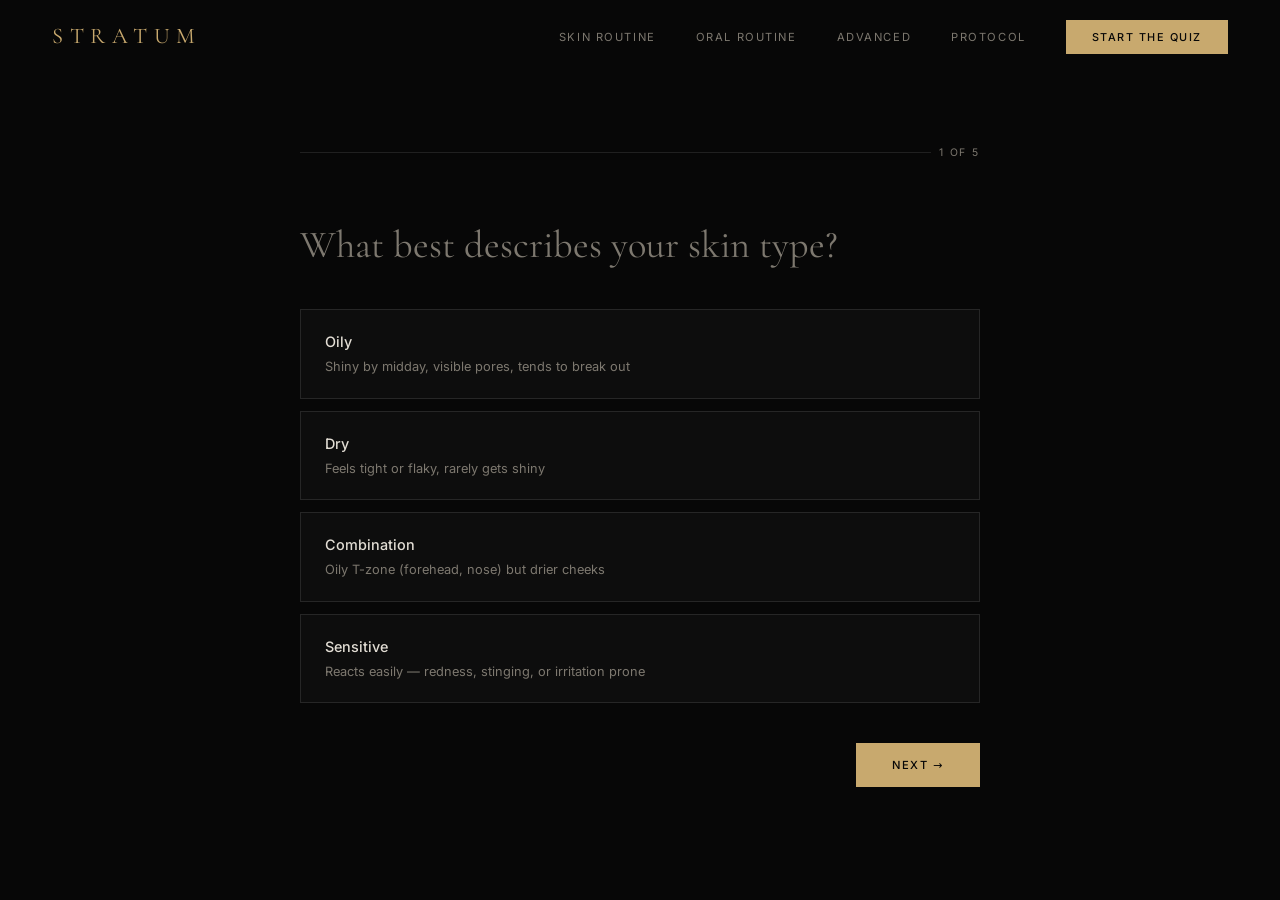
<file: quiz.html>
<!DOCTYPE html>
<html lang="en">
<head>
  <meta charset="UTF-8">
  <meta name="viewport" content="width=device-width, initial-scale=1.0">
  <title>Skin Quiz — STRATUM</title>
  <link rel="stylesheet" href="styles.css">
</head>
<body>

  <nav class="nav" id="nav">
    <a href="index.html" class="nav-logo">Stratum</a>
    <ul class="nav-links">
      <li><a href="surface.html">Skin Routine</a></li>
      <li><a href="oral.html">Oral Routine</a></li>
      <li><a href="advanced.html">Advanced</a></li>
      <li><a href="protocol.html">Protocol</a></li>
      <li><a href="quiz.html" class="nav-quiz active">Start the Quiz</a></li>
    </ul>
  </nav>

  <div class="quiz-page">
    <div class="quiz-container">

      <!-- Progress -->
      <div class="quiz-progress" id="quiz-progress">
        <div class="quiz-progress-bar">
          <div class="quiz-progress-fill" id="progress-fill"></div>
        </div>
        <span class="quiz-progress-label" id="progress-label">1 of 5</span>
      </div>

      <!-- Q1: Skin Type -->
      <div class="quiz-slide active" data-question="0">
        <p class="quiz-q">What best describes your skin type?</p>
        <div class="quiz-options">
          <div class="quiz-opt" data-value="oily">
            <span class="quiz-opt-label">Oily</span>
            <span class="quiz-opt-desc">Shiny by midday, visible pores, tends to break out</span>
          </div>
          <div class="quiz-opt" data-value="dry">
            <span class="quiz-opt-label">Dry</span>
            <span class="quiz-opt-desc">Feels tight or flaky, rarely gets shiny</span>
          </div>
          <div class="quiz-opt" data-value="combo">
            <span class="quiz-opt-label">Combination</span>
            <span class="quiz-opt-desc">Oily T-zone (forehead, nose) but drier cheeks</span>
          </div>
          <div class="quiz-opt" data-value="sensitive">
            <span class="quiz-opt-label">Sensitive</span>
            <span class="quiz-opt-desc">Reacts easily — redness, stinging, or irritation prone</span>
          </div>
        </div>
        <div class="quiz-actions">
          <span></span>
          <button class="btn btn-primary" id="next-0" disabled>Next &rarr;</button>
        </div>
      </div>

      <!-- Q2: Primary Concern -->
      <div class="quiz-slide" data-question="1">
        <p class="quiz-q">What's your biggest skin concern right now?</p>
        <div class="quiz-options">
          <div class="quiz-opt" data-value="acne">
            <span class="quiz-opt-label">Acne &amp; Breakouts</span>
            <span class="quiz-opt-desc">Pimples, whiteheads, blackheads, or persistent congestion</span>
          </div>
          <div class="quiz-opt" data-value="pigmentation">
            <span class="quiz-opt-label">Dark Spots &amp; Pigmentation</span>
            <span class="quiz-opt-desc">Post-acne marks, uneven tone, melasma, or sun damage</span>
          </div>
          <div class="quiz-opt" data-value="aging">
            <span class="quiz-opt-label">Fine Lines &amp; Aging</span>
            <span class="quiz-opt-desc">Wrinkles, loss of firmness, texture, or dullness</span>
          </div>
          <div class="quiz-opt" data-value="redness">
            <span class="quiz-opt-label">Redness &amp; Irritation</span>
            <span class="quiz-opt-desc">Flushing, rosacea, sensitised skin, or rough texture</span>
          </div>
        </div>
        <div class="quiz-actions">
          <button class="quiz-back" id="back-1">&larr; Back</button>
          <button class="btn btn-primary" id="next-1" disabled>Next &rarr;</button>
        </div>
      </div>

      <!-- Q3: Midday Feel -->
      <div class="quiz-slide" data-question="2">
        <p class="quiz-q">How does your skin feel by noon?</p>
        <div class="quiz-options">
          <div class="quiz-opt" data-value="very-oily">
            <span class="quiz-opt-label">Very oily — full shine</span>
            <span class="quiz-opt-desc">Needs blotting, looks greasy across the face</span>
          </div>
          <div class="quiz-opt" data-value="tzone">
            <span class="quiz-opt-label">T-zone shine only</span>
            <span class="quiz-opt-desc">Forehead and nose shine, cheeks are fine</span>
          </div>
          <div class="quiz-opt" data-value="balanced">
            <span class="quiz-opt-label">Comfortable and balanced</span>
            <span class="quiz-opt-desc">No noticeable shine, no tightness</span>
          </div>
          <div class="quiz-opt" data-value="tight">
            <span class="quiz-opt-label">Tight or dry</span>
            <span class="quiz-opt-desc">Feels parched, may flake around nose or cheeks</span>
          </div>
        </div>
        <div class="quiz-actions">
          <button class="quiz-back" id="back-2">&larr; Back</button>
          <button class="btn btn-primary" id="next-2" disabled>Next &rarr;</button>
        </div>
      </div>

      <!-- Q4: Breakouts -->
      <div class="quiz-slide" data-question="3">
        <p class="quiz-q">How often do you currently break out?</p>
        <div class="quiz-options">
          <div class="quiz-opt" data-value="often">
            <span class="quiz-opt-label">Often</span>
            <span class="quiz-opt-desc">Multiple times per month or almost constantly</span>
          </div>
          <div class="quiz-opt" data-value="sometimes">
            <span class="quiz-opt-label">Sometimes</span>
            <span class="quiz-opt-desc">Occasionally, often linked to hormones or stress</span>
          </div>
          <div class="quiz-opt" data-value="rarely">
            <span class="quiz-opt-label">Rarely</span>
            <span class="quiz-opt-desc">Only under significant stress or hormonal shifts</span>
          </div>
          <div class="quiz-opt" data-value="never">
            <span class="quiz-opt-label">Never</span>
            <span class="quiz-opt-desc">Can't remember my last breakout</span>
          </div>
        </div>
        <div class="quiz-actions">
          <button class="quiz-back" id="back-3">&larr; Back</button>
          <button class="btn btn-primary" id="next-3" disabled>Next &rarr;</button>
        </div>
      </div>

      <!-- Q5: Experience Level -->
      <div class="quiz-slide" data-question="4">
        <p class="quiz-q">Where are you starting from with skincare?</p>
        <div class="quiz-options">
          <div class="quiz-opt" data-value="beginner">
            <span class="quiz-opt-label">Starting Fresh</span>
            <span class="quiz-opt-desc">Currently using very little or nothing at all</span>
          </div>
          <div class="quiz-opt" data-value="basic">
            <span class="quiz-opt-label">The Basics</span>
            <span class="quiz-opt-desc">Cleanser, moisturiser — maybe some SPF</span>
          </div>
          <div class="quiz-opt" data-value="intermediate">
            <span class="quiz-opt-label">Some Actives</span>
            <span class="quiz-opt-desc">Using serums, Vitamin C, or occasional retinol</span>
          </div>
          <div class="quiz-opt" data-value="advanced">
            <span class="quiz-opt-label">Full Routine</span>
            <span class="quiz-opt-desc">Comfortable with multiple actives morning and night</span>
          </div>
        </div>
        <div class="quiz-actions">
          <button class="quiz-back" id="back-4">&larr; Back</button>
          <button class="btn btn-primary" id="next-4" disabled>See My Routine &rarr;</button>
        </div>
      </div>

      <!-- RESULTS -->
      <div class="quiz-results" id="quiz-results">
        <div style="margin-bottom:40px;">
          <span class="section-label" style="display:block;">Your Personalised Protocol</span>
        </div>
        <div class="result-headline" id="result-headline"></div>
        <p class="result-sub" id="result-sub"></p>

        <div class="result-steps" id="result-steps">
          <!-- Populated by JS -->
        </div>

        <div class="note-box" style="margin-bottom:40px;">
          <p><strong>Remember:</strong> Introduce one new active at a time. Give each product 4–6 weeks before judging results. Consistency over intensity — always.</p>
        </div>

        <div style="display:flex;gap:14px;flex-wrap:wrap;">
          <a href="surface.html" class="btn btn-primary">Explore the Full Routine</a>
          <a href="protocol.html" class="btn btn-outline">View the Protocol</a>
        </div>

        <button class="quiz-back" id="restart" style="margin-top:32px; display:block;">Retake the Quiz</button>
      </div>

    </div>
  </div>

  <script src="app.js"></script>
</body>
</html>
</file>
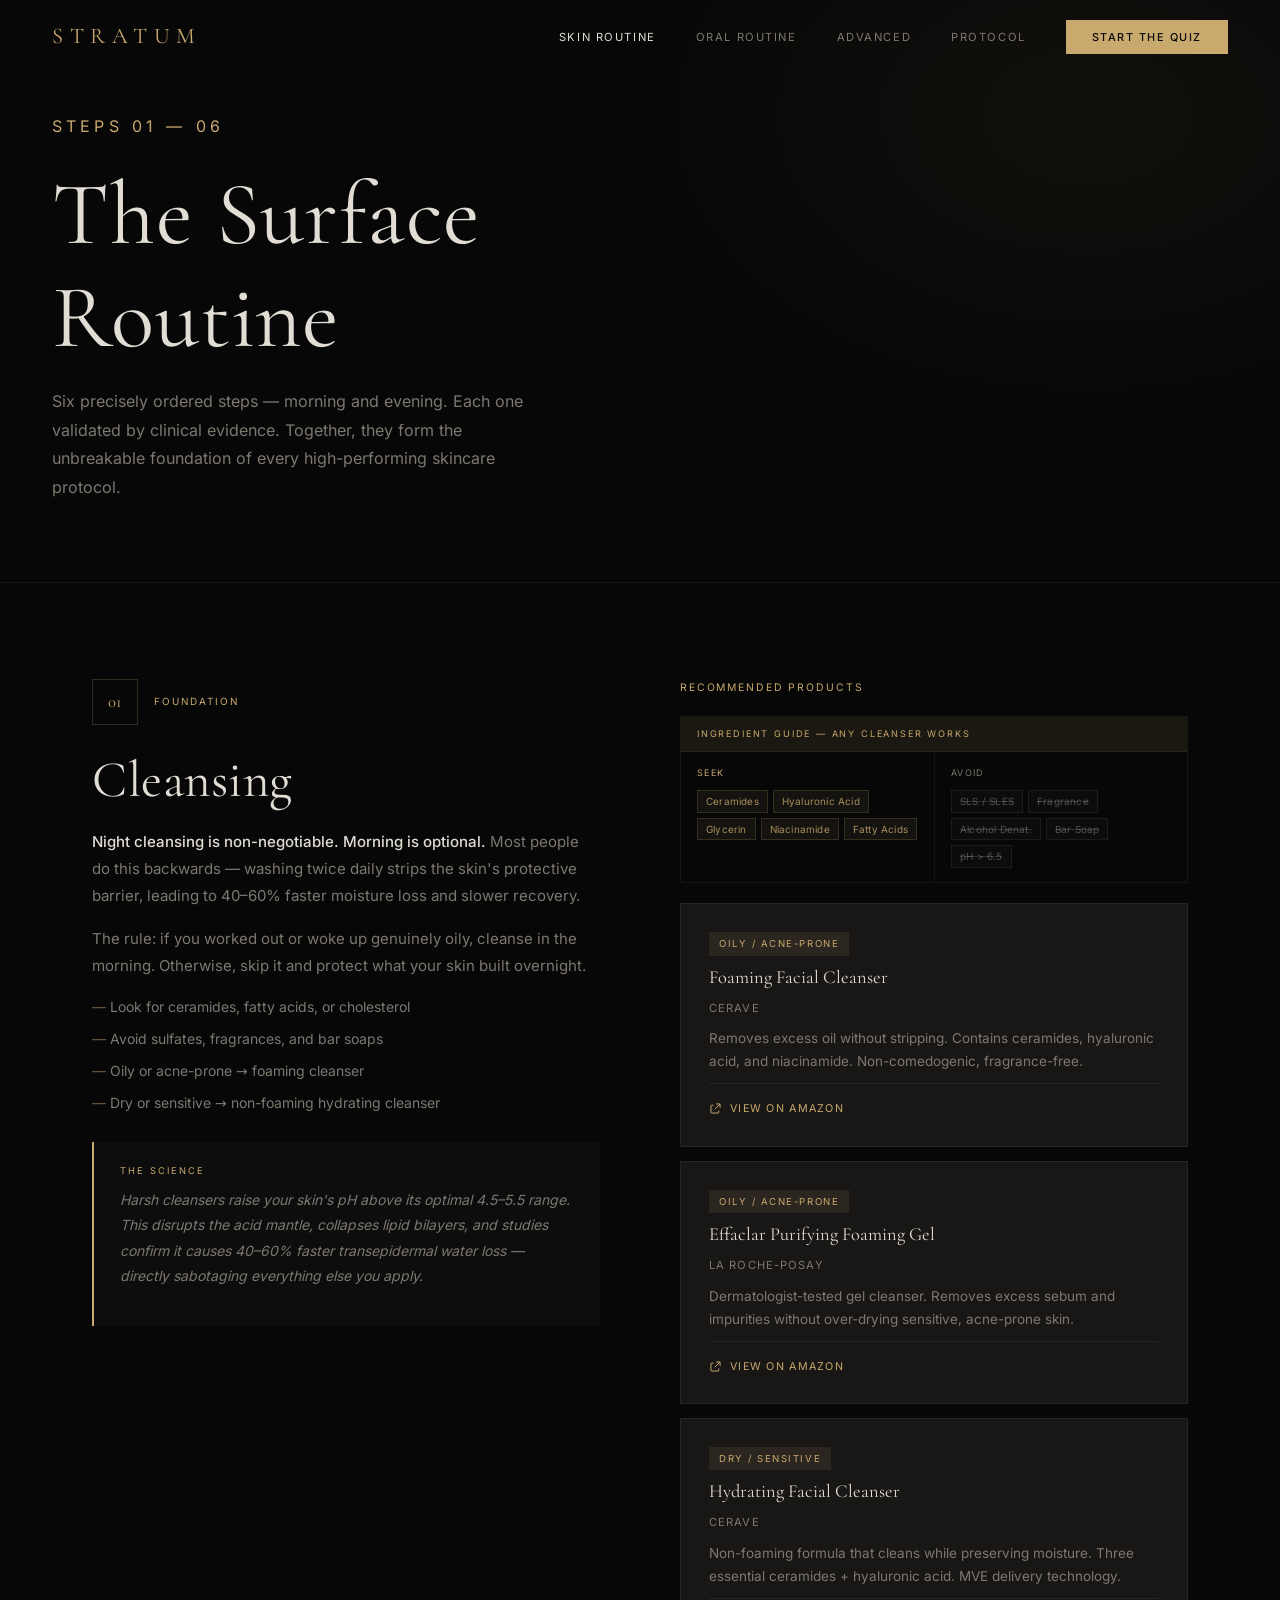
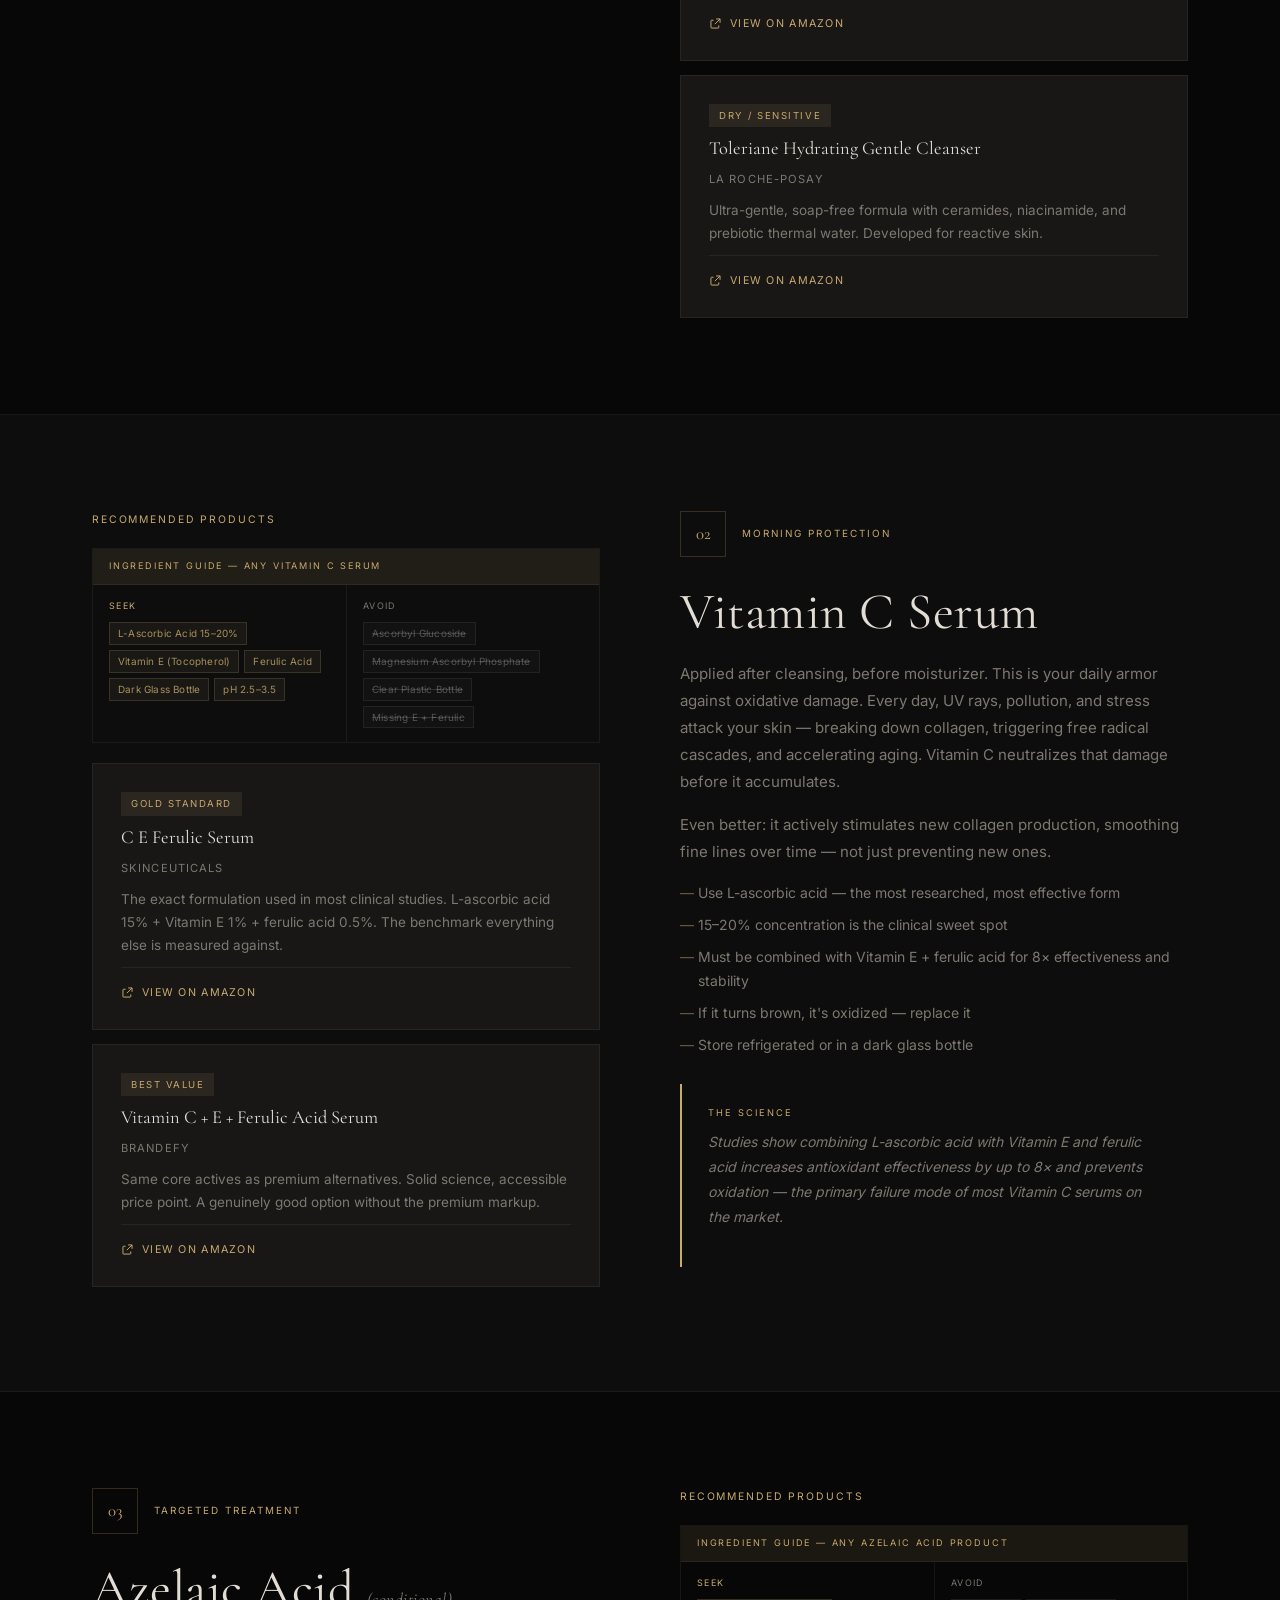
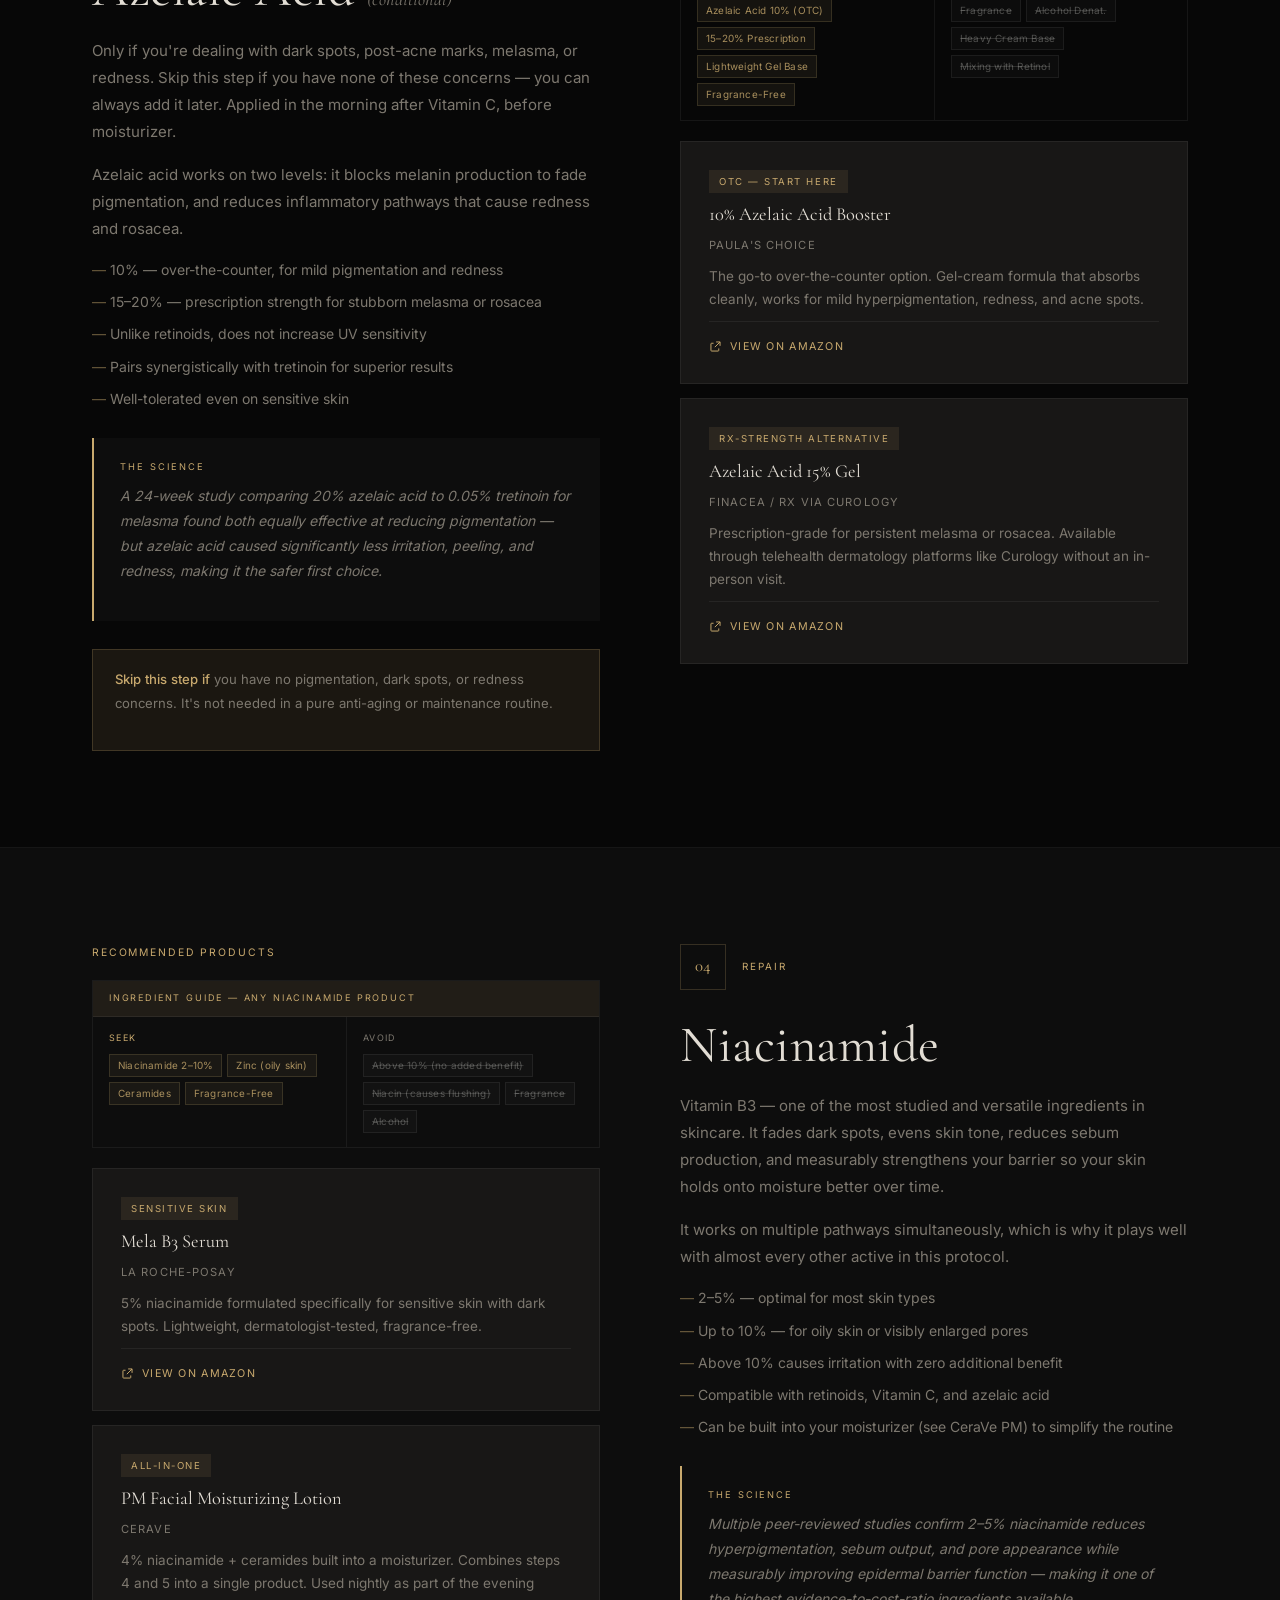
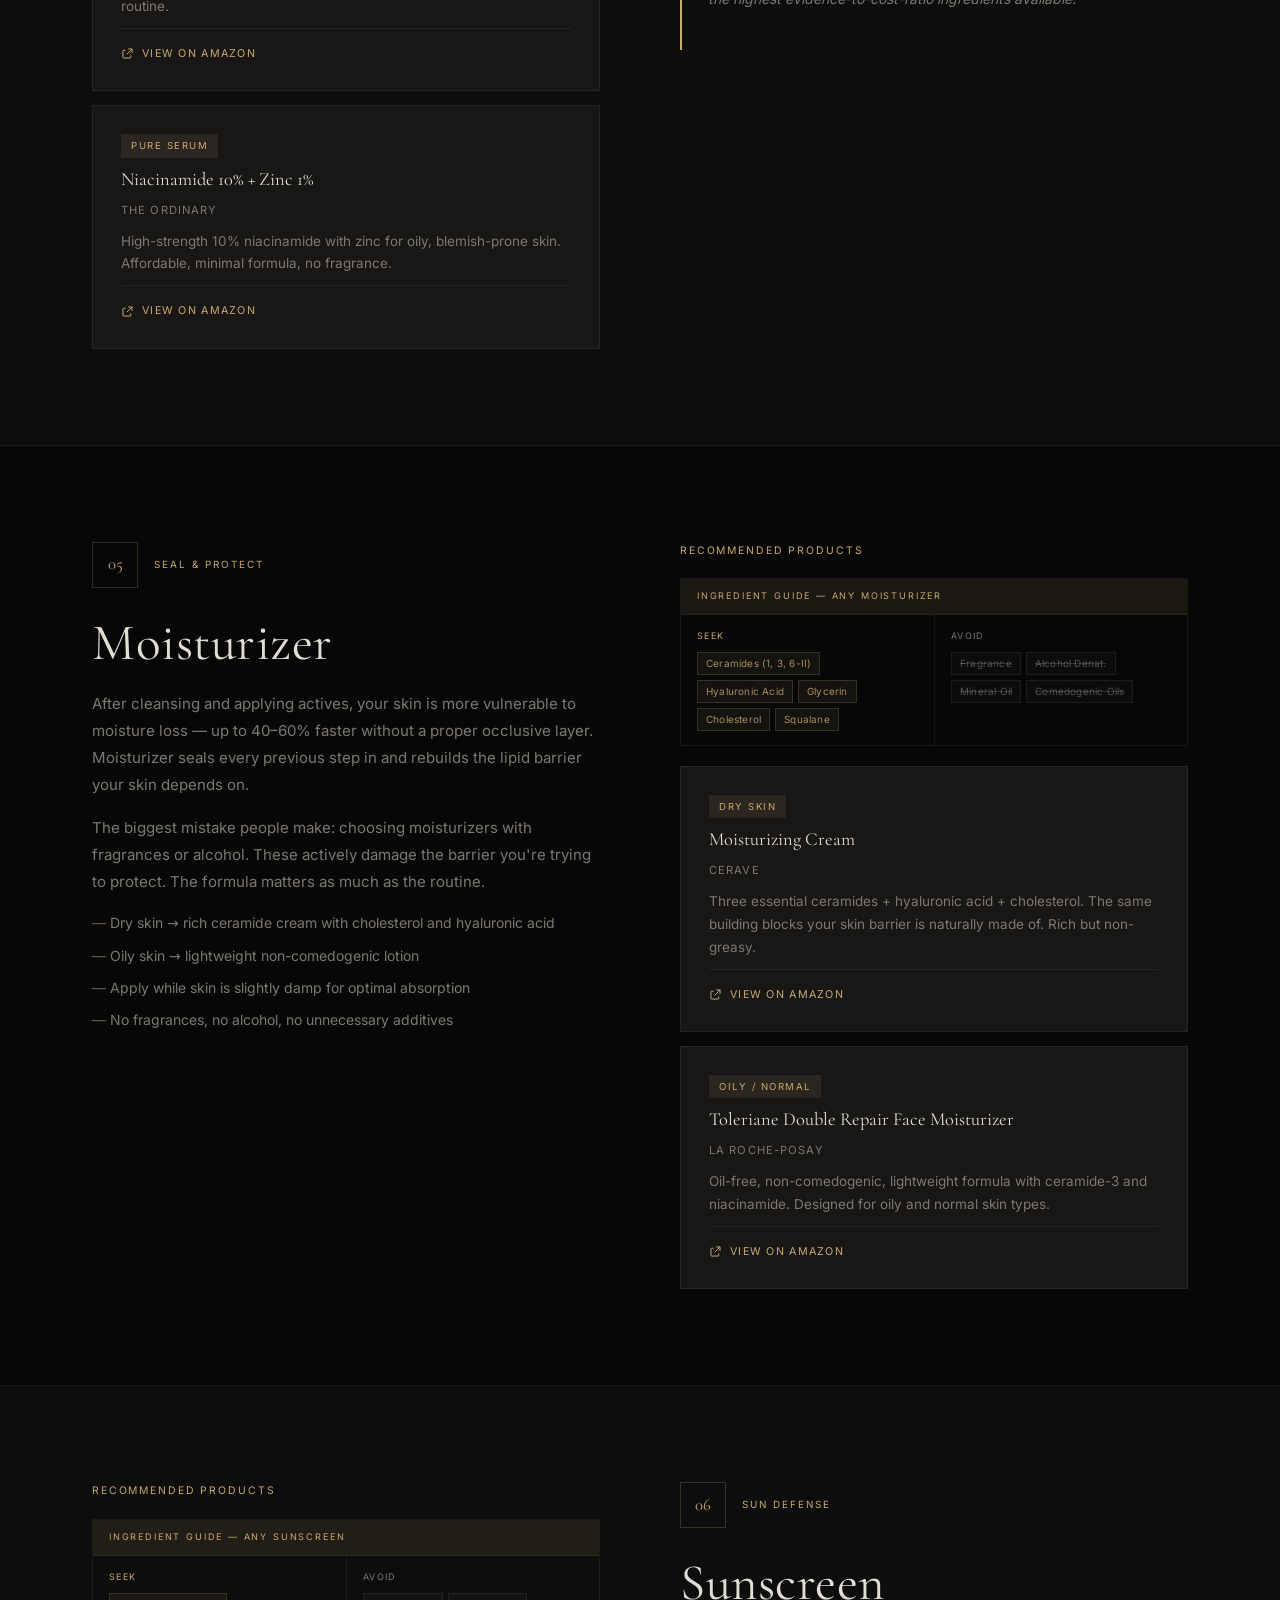
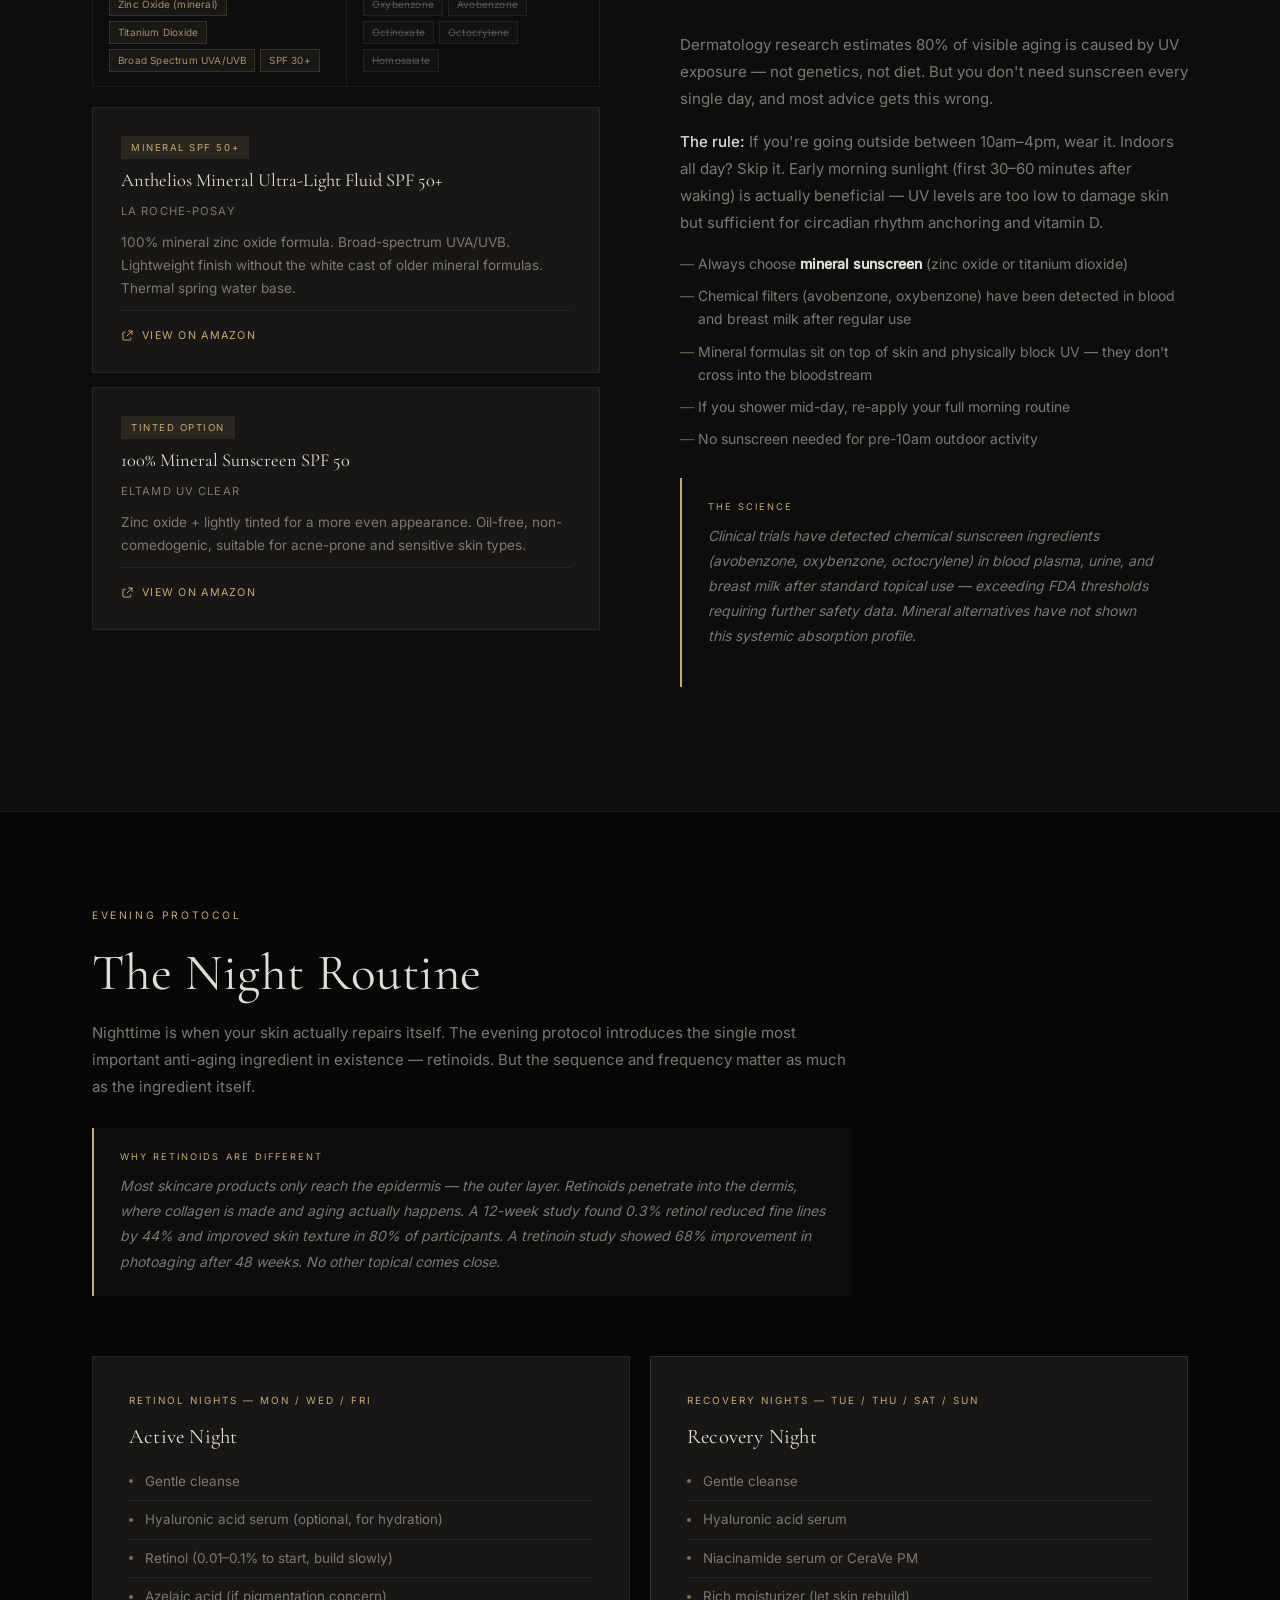
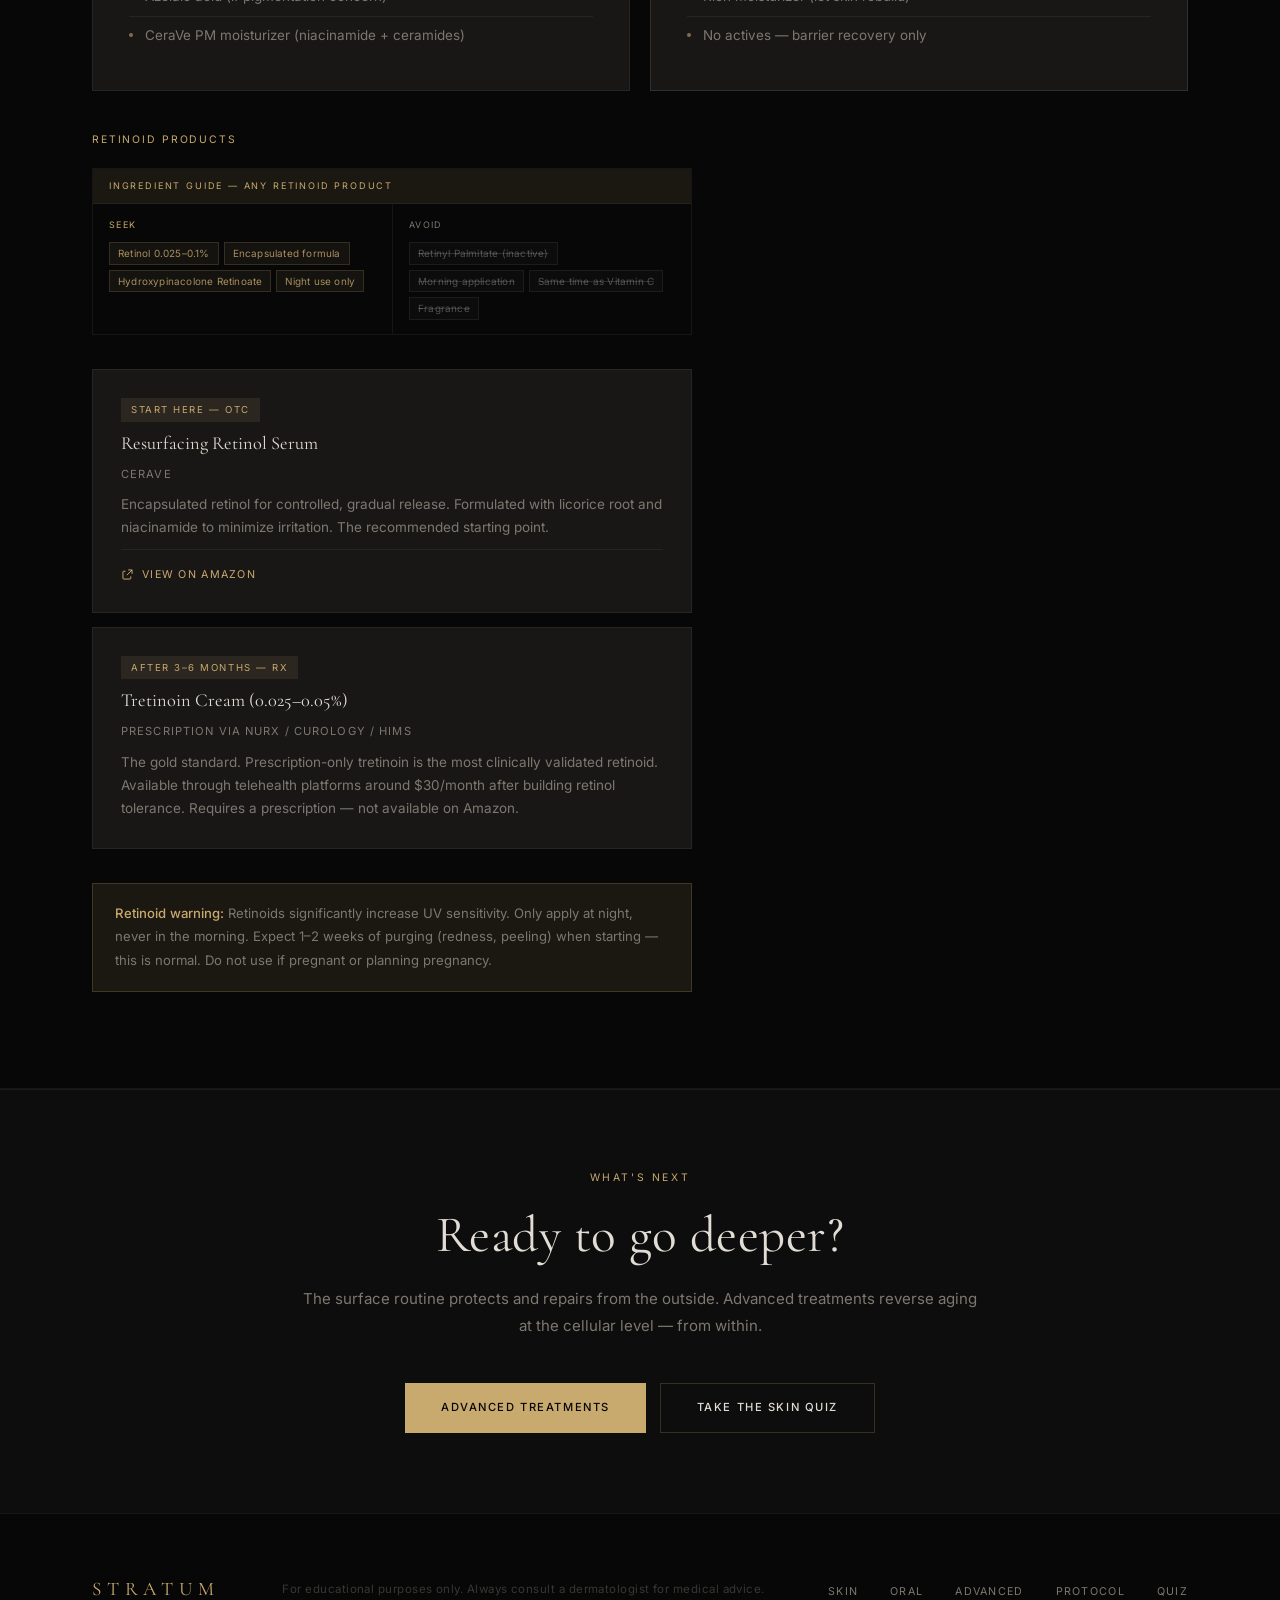
<file: surface.html>
<!DOCTYPE html>
<html lang="en">
<head>
  <meta charset="UTF-8">
  <meta name="viewport" content="width=device-width, initial-scale=1.0">
  <title>The Surface Routine — STRATUM</title>
  <link rel="stylesheet" href="styles.css">
  <style>
    /* Retinol night routine card */
    .night-grid { display: grid; grid-template-columns: 1fr 1fr; gap: 20px; margin-top: 48px; }
    .night-card {
      padding: 36px;
      background: var(--card);
      border: 1px solid var(--border);
    }
    .night-card-label {
      font-size: 0.62rem;
      letter-spacing: 0.2em;
      text-transform: uppercase;
      color: var(--gold);
      margin-bottom: 16px;
      display: block;
    }
    .night-card h4 { font-family: var(--font-display); font-size: 1.3rem; margin-bottom: 14px; }
    .night-card ul { list-style: none; padding: 0; }
    .night-card ul li {
      font-size: 0.84rem;
      color: var(--text-muted);
      padding: 8px 0;
      border-bottom: 1px solid var(--border);
      display: flex;
      align-items: center;
      gap: 12px;
    }
    .night-card ul li:last-child { border-bottom: none; }
    .night-card ul li::before { content: ''; display: block; width: 4px; height: 4px; background: var(--gold); opacity: 0.6; flex-shrink: 0; border-radius: 50%; }
    .step-strong { color: var(--text); font-weight: 500; }
    @media (max-width: 960px) { .night-grid { grid-template-columns: 1fr; } }
  </style>
</head>
<body>

  <nav class="nav" id="nav">
    <a href="index.html" class="nav-logo">Stratum</a>
    <ul class="nav-links">
      <li><a href="surface.html" class="active">Skin Routine</a></li>
      <li><a href="oral.html">Oral Routine</a></li>
      <li><a href="advanced.html">Advanced</a></li>
      <li><a href="protocol.html">Protocol</a></li>
      <li><a href="quiz.html" class="nav-quiz">Start the Quiz</a></li>
    </ul>
  </nav>

  <!-- Page Hero -->
  <div class="page-hero">
    <p class="page-hero-label">Steps 01 — 06</p>
    <h1>The Surface<br>Routine</h1>
    <p>Six precisely ordered steps — morning and evening. Each one validated by clinical evidence. Together, they form the unbreakable foundation of every high-performing skincare protocol.</p>
  </div>

  <!-- ── STEP 01: CLEANSE ── -->
  <section class="step-section">
    <div class="container">
      <div class="step-inner fade-up">
        <div class="step-content">
          <div class="step-num-wrap">
            <div class="step-num">01</div>
            <span class="step-name">Foundation</span>
          </div>
          <h2>Cleansing</h2>
          <p><span class="step-strong">Night cleansing is non-negotiable. Morning is optional.</span> Most people do this backwards — washing twice daily strips the skin's protective barrier, leading to 40–60% faster moisture loss and slower recovery.</p>
          <p>The rule: if you worked out or woke up genuinely oily, cleanse in the morning. Otherwise, skip it and protect what your skin built overnight.</p>
          <ul>
            <li>Look for ceramides, fatty acids, or cholesterol</li>
            <li>Avoid sulfates, fragrances, and bar soaps</li>
            <li>Oily or acne-prone → foaming cleanser</li>
            <li>Dry or sensitive → non-foaming hydrating cleanser</li>
          </ul>
          <div class="science-box">
            <span class="science-label">The Science</span>
            <p>Harsh cleansers raise your skin's pH above its optimal 4.5–5.5 range. This disrupts the acid mantle, collapses lipid bilayers, and studies confirm it causes 40–60% faster transepidermal water loss — directly sabotaging everything else you apply.</p>
          </div>
        </div>
        <div>
          <p class="step-products-label">Recommended Products</p>
          <div class="ig-guide">
            <div class="ig-guide-header">Ingredient Guide — any cleanser works</div>
            <div class="ig-guide-body">
              <div class="ig-col ig-seek">
                <span class="ig-col-label">Seek</span>
                <div class="ig-tags">
                  <span class="ig-tag">Ceramides</span>
                  <span class="ig-tag">Hyaluronic Acid</span>
                  <span class="ig-tag">Glycerin</span>
                  <span class="ig-tag">Niacinamide</span>
                  <span class="ig-tag">Fatty Acids</span>
                </div>
              </div>
              <div class="ig-col ig-avoid">
                <span class="ig-col-label">Avoid</span>
                <div class="ig-tags">
                  <span class="ig-tag">SLS / SLES</span>
                  <span class="ig-tag">Fragrance</span>
                  <span class="ig-tag">Alcohol Denat.</span>
                  <span class="ig-tag">Bar Soap</span>
                  <span class="ig-tag">pH &gt; 6.5</span>
                </div>
              </div>
            </div>
          </div>
          <div style="display:flex;flex-direction:column;gap:14px;">
            <div class="product-card">
              <span class="product-tag">Oily / Acne-Prone</span>
              <div class="product-name">Foaming Facial Cleanser</div>
              <div class="product-brand">CeraVe</div>
              <p class="product-desc">Removes excess oil without stripping. Contains ceramides, hyaluronic acid, and niacinamide. Non-comedogenic, fragrance-free.</p>
              <a href="https://amzn.to/3OfX9Vr" target="_blank" class="amazon-link">
                <svg viewBox="0 0 20 20" fill="none" stroke="currentColor" stroke-width="1.5"><path d="M11 3H17V9M17 3L9 11M7 5H4a1 1 0 00-1 1v10a1 1 0 001 1h10a1 1 0 001-1v-3"/></svg>
                View on Amazon
              </a>
            </div>
            <div class="product-card">
              <span class="product-tag">Oily / Acne-Prone</span>
              <div class="product-name">Effaclar Purifying Foaming Gel</div>
              <div class="product-brand">La Roche-Posay</div>
              <p class="product-desc">Dermatologist-tested gel cleanser. Removes excess sebum and impurities without over-drying sensitive, acne-prone skin.</p>
              <a href="https://amzn.to/4bIET0S" target="_blank" class="amazon-link">
                <svg viewBox="0 0 20 20" fill="none" stroke="currentColor" stroke-width="1.5"><path d="M11 3H17V9M17 3L9 11M7 5H4a1 1 0 00-1 1v10a1 1 0 001 1h10a1 1 0 001-1v-3"/></svg>
                View on Amazon
              </a>
            </div>
            <div class="product-card">
              <span class="product-tag">Dry / Sensitive</span>
              <div class="product-name">Hydrating Facial Cleanser</div>
              <div class="product-brand">CeraVe</div>
              <p class="product-desc">Non-foaming formula that cleans while preserving moisture. Three essential ceramides + hyaluronic acid. MVE delivery technology.</p>
              <a href="https://amzn.to/45Wn4aO" target="_blank" class="amazon-link">
                <svg viewBox="0 0 20 20" fill="none" stroke="currentColor" stroke-width="1.5"><path d="M11 3H17V9M17 3L9 11M7 5H4a1 1 0 00-1 1v10a1 1 0 001 1h10a1 1 0 001-1v-3"/></svg>
                View on Amazon
              </a>
            </div>
            <div class="product-card">
              <span class="product-tag">Dry / Sensitive</span>
              <div class="product-name">Toleriane Hydrating Gentle Cleanser</div>
              <div class="product-brand">La Roche-Posay</div>
              <p class="product-desc">Ultra-gentle, soap-free formula with ceramides, niacinamide, and prebiotic thermal water. Developed for reactive skin.</p>
              <a href="https://amzn.to/4rcEIji" target="_blank" class="amazon-link">
                <svg viewBox="0 0 20 20" fill="none" stroke="currentColor" stroke-width="1.5"><path d="M11 3H17V9M17 3L9 11M7 5H4a1 1 0 00-1 1v10a1 1 0 001 1h10a1 1 0 001-1v-3"/></svg>
                View on Amazon
              </a>
            </div>
          </div>
        </div>
      </div>
    </div>
  </section>

  <!-- ── STEP 02: VITAMIN C ── -->
  <section class="step-section" style="background:var(--surface);">
    <div class="container">
      <div class="step-inner fade-up" style="direction:rtl;">
        <div class="step-content" style="direction:ltr;">
          <div class="step-num-wrap">
            <div class="step-num">02</div>
            <span class="step-name">Morning Protection</span>
          </div>
          <h2>Vitamin C Serum</h2>
          <p>Applied after cleansing, before moisturizer. This is your daily armor against oxidative damage. Every day, UV rays, pollution, and stress attack your skin — breaking down collagen, triggering free radical cascades, and accelerating aging. Vitamin C neutralizes that damage before it accumulates.</p>
          <p>Even better: it actively stimulates new collagen production, smoothing fine lines over time — not just preventing new ones.</p>
          <ul>
            <li>Use L-ascorbic acid — the most researched, most effective form</li>
            <li>15–20% concentration is the clinical sweet spot</li>
            <li>Must be combined with Vitamin E + ferulic acid for 8× effectiveness and stability</li>
            <li>If it turns brown, it's oxidized — replace it</li>
            <li>Store refrigerated or in a dark glass bottle</li>
          </ul>
          <div class="science-box">
            <span class="science-label">The Science</span>
            <p>Studies show combining L-ascorbic acid with Vitamin E and ferulic acid increases antioxidant effectiveness by up to 8× and prevents oxidation — the primary failure mode of most Vitamin C serums on the market.</p>
          </div>
        </div>
        <div style="direction:ltr;">
          <p class="step-products-label">Recommended Products</p>
          <div class="ig-guide">
            <div class="ig-guide-header">Ingredient Guide — any Vitamin C serum</div>
            <div class="ig-guide-body">
              <div class="ig-col ig-seek">
                <span class="ig-col-label">Seek</span>
                <div class="ig-tags">
                  <span class="ig-tag">L-Ascorbic Acid 15–20%</span>
                  <span class="ig-tag">Vitamin E (Tocopherol)</span>
                  <span class="ig-tag">Ferulic Acid</span>
                  <span class="ig-tag">Dark Glass Bottle</span>
                  <span class="ig-tag">pH 2.5–3.5</span>
                </div>
              </div>
              <div class="ig-col ig-avoid">
                <span class="ig-col-label">Avoid</span>
                <div class="ig-tags">
                  <span class="ig-tag">Ascorbyl Glucoside</span>
                  <span class="ig-tag">Magnesium Ascorbyl Phosphate</span>
                  <span class="ig-tag">Clear Plastic Bottle</span>
                  <span class="ig-tag">Missing E + Ferulic</span>
                </div>
              </div>
            </div>
          </div>
          <div style="display:flex;flex-direction:column;gap:14px;">
            <div class="product-card">
              <span class="product-tag">Gold Standard</span>
              <div class="product-name">C E Ferulic Serum</div>
              <div class="product-brand">SkinCeuticals</div>
              <p class="product-desc">The exact formulation used in most clinical studies. L-ascorbic acid 15% + Vitamin E 1% + ferulic acid 0.5%. The benchmark everything else is measured against.</p>
              <a href="https://www.amazon.com/s?k=SkinCeuticals+CE+Ferulic+serum" target="_blank" class="amazon-link">
                <svg viewBox="0 0 20 20" fill="none" stroke="currentColor" stroke-width="1.5"><path d="M11 3H17V9M17 3L9 11M7 5H4a1 1 0 00-1 1v10a1 1 0 001 1h10a1 1 0 001-1v-3"/></svg>
                View on Amazon
              </a>
            </div>
            <div class="product-card">
              <span class="product-tag">Best Value</span>
              <div class="product-name">Vitamin C + E + Ferulic Acid Serum</div>
              <div class="product-brand">Brandefy</div>
              <p class="product-desc">Same core actives as premium alternatives. Solid science, accessible price point. A genuinely good option without the premium markup.</p>
              <a href="https://www.amazon.com/s?k=Brandefy+Vitamin+C+E+Ferulic+Acid+Serum+20+percent" target="_blank" class="amazon-link">
                <svg viewBox="0 0 20 20" fill="none" stroke="currentColor" stroke-width="1.5"><path d="M11 3H17V9M17 3L9 11M7 5H4a1 1 0 00-1 1v10a1 1 0 001 1h10a1 1 0 001-1v-3"/></svg>
                View on Amazon
              </a>
            </div>
          </div>
        </div>
      </div>
    </div>
  </section>

  <!-- ── STEP 03: AZELAIC ACID ── -->
  <section class="step-section">
    <div class="container">
      <div class="step-inner fade-up">
        <div class="step-content">
          <div class="step-num-wrap">
            <div class="step-num">03</div>
            <span class="step-name">Targeted Treatment</span>
          </div>
          <h2>Azelaic Acid <span style="font-size:1.1rem;color:var(--text-muted);font-style:italic;">(conditional)</span></h2>
          <p>Only if you're dealing with dark spots, post-acne marks, melasma, or redness. Skip this step if you have none of these concerns — you can always add it later. Applied in the morning after Vitamin C, before moisturizer.</p>
          <p>Azelaic acid works on two levels: it blocks melanin production to fade pigmentation, and reduces inflammatory pathways that cause redness and rosacea.</p>
          <ul>
            <li>10% — over-the-counter, for mild pigmentation and redness</li>
            <li>15–20% — prescription strength for stubborn melasma or rosacea</li>
            <li>Unlike retinoids, does not increase UV sensitivity</li>
            <li>Pairs synergistically with tretinoin for superior results</li>
            <li>Well-tolerated even on sensitive skin</li>
          </ul>
          <div class="science-box">
            <span class="science-label">The Science</span>
            <p>A 24-week study comparing 20% azelaic acid to 0.05% tretinoin for melasma found both equally effective at reducing pigmentation — but azelaic acid caused significantly less irritation, peeling, and redness, making it the safer first choice.</p>
          </div>
          <div class="note-box">
            <p><strong>Skip this step if</strong> you have no pigmentation, dark spots, or redness concerns. It's not needed in a pure anti-aging or maintenance routine.</p>
          </div>
        </div>
        <div>
          <p class="step-products-label">Recommended Products</p>
          <div class="ig-guide">
            <div class="ig-guide-header">Ingredient Guide — any azelaic acid product</div>
            <div class="ig-guide-body">
              <div class="ig-col ig-seek">
                <span class="ig-col-label">Seek</span>
                <div class="ig-tags">
                  <span class="ig-tag">Azelaic Acid 10% (OTC)</span>
                  <span class="ig-tag">15–20% Prescription</span>
                  <span class="ig-tag">Lightweight Gel Base</span>
                  <span class="ig-tag">Fragrance-Free</span>
                </div>
              </div>
              <div class="ig-col ig-avoid">
                <span class="ig-col-label">Avoid</span>
                <div class="ig-tags">
                  <span class="ig-tag">Fragrance</span>
                  <span class="ig-tag">Alcohol Denat.</span>
                  <span class="ig-tag">Heavy Cream Base</span>
                  <span class="ig-tag">Mixing with Retinol</span>
                </div>
              </div>
            </div>
          </div>
          <div style="display:flex;flex-direction:column;gap:14px;">
            <div class="product-card">
              <span class="product-tag">OTC — Start Here</span>
              <div class="product-name">10% Azelaic Acid Booster</div>
              <div class="product-brand">Paula's Choice</div>
              <p class="product-desc">The go-to over-the-counter option. Gel-cream formula that absorbs cleanly, works for mild hyperpigmentation, redness, and acne spots.</p>
              <a href="https://amzn.to/4rxS9tG" target="_blank" class="amazon-link">
                <svg viewBox="0 0 20 20" fill="none" stroke="currentColor" stroke-width="1.5"><path d="M11 3H17V9M17 3L9 11M7 5H4a1 1 0 00-1 1v10a1 1 0 001 1h10a1 1 0 001-1v-3"/></svg>
                View on Amazon
              </a>
            </div>
            <div class="product-card">
              <span class="product-tag">Rx-Strength Alternative</span>
              <div class="product-name">Azelaic Acid 15% Gel</div>
              <div class="product-brand">Finacea / Rx via Curology</div>
              <p class="product-desc">Prescription-grade for persistent melasma or rosacea. Available through telehealth dermatology platforms like Curology without an in-person visit.</p>
              <a href="https://pharmacy.amazon.com/FINACEA-15-FOAM/dp/B0846HBKQC?ref_=sr_1_1&keywords=Finacea+15%25+Azelaic+Acid&crid=1IF98QVH99MSL&sprefix=finacea+15%25+azelaic+acid%2Caps%2C218&dib_tag=se&dib=eyJ2IjoiMSJ9.[base64].t1D7LbF1zCkrHGdLOeRD5KMH52t9i9FEyYYHyRFl630&qid=1770563010&sr=8-1" target="_blank" class="amazon-link">
                <svg viewBox="0 0 20 20" fill="none" stroke="currentColor" stroke-width="1.5"><path d="M11 3H17V9M17 3L9 11M7 5H4a1 1 0 00-1 1v10a1 1 0 001 1h10a1 1 0 001-1v-3"/></svg>
                View on Amazon
              </a>
            </div>
          </div>
        </div>
      </div>
    </div>
  </section>

  <!-- ── STEP 04: NIACINAMIDE ── -->
  <section class="step-section" style="background:var(--surface);">
    <div class="container">
      <div class="step-inner fade-up" style="direction:rtl;">
        <div class="step-content" style="direction:ltr;">
          <div class="step-num-wrap">
            <div class="step-num">04</div>
            <span class="step-name">Repair</span>
          </div>
          <h2>Niacinamide</h2>
          <p>Vitamin B3 — one of the most studied and versatile ingredients in skincare. It fades dark spots, evens skin tone, reduces sebum production, and measurably strengthens your barrier so your skin holds onto moisture better over time.</p>
          <p>It works on multiple pathways simultaneously, which is why it plays well with almost every other active in this protocol.</p>
          <ul>
            <li>2–5% — optimal for most skin types</li>
            <li>Up to 10% — for oily skin or visibly enlarged pores</li>
            <li>Above 10% causes irritation with zero additional benefit</li>
            <li>Compatible with retinoids, Vitamin C, and azelaic acid</li>
            <li>Can be built into your moisturizer (see CeraVe PM) to simplify the routine</li>
          </ul>
          <div class="science-box">
            <span class="science-label">The Science</span>
            <p>Multiple peer-reviewed studies confirm 2–5% niacinamide reduces hyperpigmentation, sebum output, and pore appearance while measurably improving epidermal barrier function — making it one of the highest evidence-to-cost-ratio ingredients available.</p>
          </div>
        </div>
        <div style="direction:ltr;">
          <p class="step-products-label">Recommended Products</p>
          <div class="ig-guide">
            <div class="ig-guide-header">Ingredient Guide — any niacinamide product</div>
            <div class="ig-guide-body">
              <div class="ig-col ig-seek">
                <span class="ig-col-label">Seek</span>
                <div class="ig-tags">
                  <span class="ig-tag">Niacinamide 2–10%</span>
                  <span class="ig-tag">Zinc (oily skin)</span>
                  <span class="ig-tag">Ceramides</span>
                  <span class="ig-tag">Fragrance-Free</span>
                </div>
              </div>
              <div class="ig-col ig-avoid">
                <span class="ig-col-label">Avoid</span>
                <div class="ig-tags">
                  <span class="ig-tag">Above 10% (no added benefit)</span>
                  <span class="ig-tag">Niacin (causes flushing)</span>
                  <span class="ig-tag">Fragrance</span>
                  <span class="ig-tag">Alcohol</span>
                </div>
              </div>
            </div>
          </div>
          <div style="display:flex;flex-direction:column;gap:14px;">
            <div class="product-card">
              <span class="product-tag">Sensitive Skin</span>
              <div class="product-name">Mela B3 Serum</div>
              <div class="product-brand">La Roche-Posay</div>
              <p class="product-desc">5% niacinamide formulated specifically for sensitive skin with dark spots. Lightweight, dermatologist-tested, fragrance-free.</p>
              <a href="https://amzn.to/4aiUm55" target="_blank" class="amazon-link">
                <svg viewBox="0 0 20 20" fill="none" stroke="currentColor" stroke-width="1.5"><path d="M11 3H17V9M17 3L9 11M7 5H4a1 1 0 00-1 1v10a1 1 0 001 1h10a1 1 0 001-1v-3"/></svg>
                View on Amazon
              </a>
            </div>
            <div class="product-card">
              <span class="product-tag">All-in-One</span>
              <div class="product-name">PM Facial Moisturizing Lotion</div>
              <div class="product-brand">CeraVe</div>
              <p class="product-desc">4% niacinamide + ceramides built into a moisturizer. Combines steps 4 and 5 into a single product. Used nightly as part of the evening routine.</p>
              <a href="https://www.amazon.com/s?k=CeraVe+PM+facial+moisturizing+lotion+niacinamide" target="_blank" class="amazon-link">
                <svg viewBox="0 0 20 20" fill="none" stroke="currentColor" stroke-width="1.5"><path d="M11 3H17V9M17 3L9 11M7 5H4a1 1 0 00-1 1v10a1 1 0 001 1h10a1 1 0 001-1v-3"/></svg>
                View on Amazon
              </a>
            </div>
            <div class="product-card">
              <span class="product-tag">Pure Serum</span>
              <div class="product-name">Niacinamide 10% + Zinc 1%</div>
              <div class="product-brand">The Ordinary</div>
              <p class="product-desc">High-strength 10% niacinamide with zinc for oily, blemish-prone skin. Affordable, minimal formula, no fragrance.</p>
              <a href="https://www.amazon.com/s?k=The+Ordinary+Niacinamide+10+Zinc+1" target="_blank" class="amazon-link">
                <svg viewBox="0 0 20 20" fill="none" stroke="currentColor" stroke-width="1.5"><path d="M11 3H17V9M17 3L9 11M7 5H4a1 1 0 00-1 1v10a1 1 0 001 1h10a1 1 0 001-1v-3"/></svg>
                View on Amazon
              </a>
            </div>
          </div>
        </div>
      </div>
    </div>
  </section>

  <!-- ── STEP 05: MOISTURIZER ── -->
  <section class="step-section">
    <div class="container">
      <div class="step-inner fade-up">
        <div class="step-content">
          <div class="step-num-wrap">
            <div class="step-num">05</div>
            <span class="step-name">Seal &amp; Protect</span>
          </div>
          <h2>Moisturizer</h2>
          <p>After cleansing and applying actives, your skin is more vulnerable to moisture loss — up to 40–60% faster without a proper occlusive layer. Moisturizer seals every previous step in and rebuilds the lipid barrier your skin depends on.</p>
          <p>The biggest mistake people make: choosing moisturizers with fragrances or alcohol. These actively damage the barrier you're trying to protect. The formula matters as much as the routine.</p>
          <ul>
            <li>Dry skin → rich ceramide cream with cholesterol and hyaluronic acid</li>
            <li>Oily skin → lightweight non-comedogenic lotion</li>
            <li>Apply while skin is slightly damp for optimal absorption</li>
            <li>No fragrances, no alcohol, no unnecessary additives</li>
          </ul>
        </div>
        <div>
          <p class="step-products-label">Recommended Products</p>
          <div class="ig-guide">
            <div class="ig-guide-header">Ingredient Guide — any moisturizer</div>
            <div class="ig-guide-body">
              <div class="ig-col ig-seek">
                <span class="ig-col-label">Seek</span>
                <div class="ig-tags">
                  <span class="ig-tag">Ceramides (1, 3, 6-II)</span>
                  <span class="ig-tag">Hyaluronic Acid</span>
                  <span class="ig-tag">Glycerin</span>
                  <span class="ig-tag">Cholesterol</span>
                  <span class="ig-tag">Squalane</span>
                </div>
              </div>
              <div class="ig-col ig-avoid">
                <span class="ig-col-label">Avoid</span>
                <div class="ig-tags">
                  <span class="ig-tag">Fragrance</span>
                  <span class="ig-tag">Alcohol Denat.</span>
                  <span class="ig-tag">Mineral Oil</span>
                  <span class="ig-tag">Comedogenic Oils</span>
                </div>
              </div>
            </div>
          </div>
          <div style="display:flex;flex-direction:column;gap:14px;">
            <div class="product-card">
              <span class="product-tag">Dry Skin</span>
              <div class="product-name">Moisturizing Cream</div>
              <div class="product-brand">CeraVe</div>
              <p class="product-desc">Three essential ceramides + hyaluronic acid + cholesterol. The same building blocks your skin barrier is naturally made of. Rich but non-greasy.</p>
              <a href="https://amzn.to/4aDuJxi" target="_blank" class="amazon-link">
                <svg viewBox="0 0 20 20" fill="none" stroke="currentColor" stroke-width="1.5"><path d="M11 3H17V9M17 3L9 11M7 5H4a1 1 0 00-1 1v10a1 1 0 001 1h10a1 1 0 001-1v-3"/></svg>
                View on Amazon
              </a>
            </div>
            <div class="product-card">
              <span class="product-tag">Oily / Normal</span>
              <div class="product-name">Toleriane Double Repair Face Moisturizer</div>
              <div class="product-brand">La Roche-Posay</div>
              <p class="product-desc">Oil-free, non-comedogenic, lightweight formula with ceramide-3 and niacinamide. Designed for oily and normal skin types.</p>
              <a href="https://amzn.to/4aBQ762" target="_blank" class="amazon-link">
                <svg viewBox="0 0 20 20" fill="none" stroke="currentColor" stroke-width="1.5"><path d="M11 3H17V9M17 3L9 11M7 5H4a1 1 0 00-1 1v10a1 1 0 001 1h10a1 1 0 001-1v-3"/></svg>
                View on Amazon
              </a>
            </div>
          </div>
        </div>
      </div>
    </div>
  </section>

  <!-- ── STEP 06: SUNSCREEN ── -->
  <section class="step-section" style="background:var(--surface);">
    <div class="container">
      <div class="step-inner fade-up" style="direction:rtl;">
        <div class="step-content" style="direction:ltr;">
          <div class="step-num-wrap">
            <div class="step-num">06</div>
            <span class="step-name">Sun Defense</span>
          </div>
          <h2>Sunscreen</h2>
          <p>Dermatology research estimates 80% of visible aging is caused by UV exposure — not genetics, not diet. But you don't need sunscreen every single day, and most advice gets this wrong.</p>
          <p><span class="step-strong">The rule:</span> If you're going outside between 10am–4pm, wear it. Indoors all day? Skip it. Early morning sunlight (first 30–60 minutes after waking) is actually beneficial — UV levels are too low to damage skin but sufficient for circadian rhythm anchoring and vitamin D.</p>
          <ul>
            <li>Always choose <strong style="color:var(--text)">mineral sunscreen</strong> (zinc oxide or titanium dioxide)</li>
            <li>Chemical filters (avobenzone, oxybenzone) have been detected in blood and breast milk after regular use</li>
            <li>Mineral formulas sit on top of skin and physically block UV — they don't cross into the bloodstream</li>
            <li>If you shower mid-day, re-apply your full morning routine</li>
            <li>No sunscreen needed for pre-10am outdoor activity</li>
          </ul>
          <div class="science-box">
            <span class="science-label">The Science</span>
            <p>Clinical trials have detected chemical sunscreen ingredients (avobenzone, oxybenzone, octocrylene) in blood plasma, urine, and breast milk after standard topical use — exceeding FDA thresholds requiring further safety data. Mineral alternatives have not shown this systemic absorption profile.</p>
          </div>
        </div>
        <div style="direction:ltr;">
          <p class="step-products-label">Recommended Products</p>
          <div class="ig-guide">
            <div class="ig-guide-header">Ingredient Guide — any sunscreen</div>
            <div class="ig-guide-body">
              <div class="ig-col ig-seek">
                <span class="ig-col-label">Seek</span>
                <div class="ig-tags">
                  <span class="ig-tag">Zinc Oxide (mineral)</span>
                  <span class="ig-tag">Titanium Dioxide</span>
                  <span class="ig-tag">Broad Spectrum UVA/UVB</span>
                  <span class="ig-tag">SPF 30+</span>
                </div>
              </div>
              <div class="ig-col ig-avoid">
                <span class="ig-col-label">Avoid</span>
                <div class="ig-tags">
                  <span class="ig-tag">Oxybenzone</span>
                  <span class="ig-tag">Avobenzone</span>
                  <span class="ig-tag">Octinoxate</span>
                  <span class="ig-tag">Octocrylene</span>
                  <span class="ig-tag">Homosalate</span>
                </div>
              </div>
            </div>
          </div>
          <div style="display:flex;flex-direction:column;gap:14px;">
            <div class="product-card">
              <span class="product-tag">Mineral SPF 50+</span>
              <div class="product-name">Anthelios Mineral Ultra-Light Fluid SPF 50+</div>
              <div class="product-brand">La Roche-Posay</div>
              <p class="product-desc">100% mineral zinc oxide formula. Broad-spectrum UVA/UVB. Lightweight finish without the white cast of older mineral formulas. Thermal spring water base.</p>
              <a href="https://amzn.to/3ZkjN1n" target="_blank" class="amazon-link">
                <svg viewBox="0 0 20 20" fill="none" stroke="currentColor" stroke-width="1.5"><path d="M11 3H17V9M17 3L9 11M7 5H4a1 1 0 00-1 1v10a1 1 0 001 1h10a1 1 0 001-1v-3"/></svg>
                View on Amazon
              </a>
            </div>
            <div class="product-card">
              <span class="product-tag">Tinted Option</span>
              <div class="product-name">100% Mineral Sunscreen SPF 50</div>
              <div class="product-brand">EltaMD UV Clear</div>
              <p class="product-desc">Zinc oxide + lightly tinted for a more even appearance. Oil-free, non-comedogenic, suitable for acne-prone and sensitive skin types.</p>
              <a href="https://www.amazon.com/s?k=EltaMD+UV+Clear+SPF+46+zinc+oxide" target="_blank" class="amazon-link">
                <svg viewBox="0 0 20 20" fill="none" stroke="currentColor" stroke-width="1.5"><path d="M11 3H17V9M17 3L9 11M7 5H4a1 1 0 00-1 1v10a1 1 0 001 1h10a1 1 0 001-1v-3"/></svg>
                View on Amazon
              </a>
            </div>
          </div>
        </div>
      </div>
    </div>
  </section>

  <!-- ── EVENING ROUTINE: RETINOIDS ── -->
  <section class="step-section">
    <div class="container">
      <div class="fade-up" style="max-width:760px; margin-bottom:60px;">
        <span class="section-label">Evening Protocol</span>
        <h2>The Night Routine</h2>
        <p style="margin-top:16px;">Nighttime is when your skin actually repairs itself. The evening protocol introduces the single most important anti-aging ingredient in existence — retinoids. But the sequence and frequency matter as much as the ingredient itself.</p>
        <div class="science-box" style="margin-top:28px;">
          <span class="science-label">Why Retinoids Are Different</span>
          <p>Most skincare products only reach the epidermis — the outer layer. Retinoids penetrate into the dermis, where collagen is made and aging actually happens. A 12-week study found 0.3% retinol reduced fine lines by 44% and improved skin texture in 80% of participants. A tretinoin study showed 68% improvement in photoaging after 48 weeks. No other topical comes close.</p>
        </div>
      </div>

      <div class="night-grid fade-up">
        <div class="night-card">
          <span class="night-card-label">Retinol Nights — Mon / Wed / Fri</span>
          <h4>Active Night</h4>
          <ul>
            <li>Gentle cleanse</li>
            <li>Hyaluronic acid serum (optional, for hydration)</li>
            <li>Retinol (0.01–0.1% to start, build slowly)</li>
            <li>Azelaic acid (if pigmentation concern)</li>
            <li>CeraVe PM moisturizer (niacinamide + ceramides)</li>
          </ul>
        </div>
        <div class="night-card" style="border-color:var(--border-mid);">
          <span class="night-card-label">Recovery Nights — Tue / Thu / Sat / Sun</span>
          <h4>Recovery Night</h4>
          <ul>
            <li>Gentle cleanse</li>
            <li>Hyaluronic acid serum</li>
            <li>Niacinamide serum or CeraVe PM</li>
            <li>Rich moisturizer (let skin rebuild)</li>
            <li>No actives — barrier recovery only</li>
          </ul>
        </div>
      </div>

      <div style="margin-top:40px; display:flex; flex-direction:column; gap:14px; max-width:600px;" class="fade-up">
        <p class="step-products-label" style="margin-bottom:4px;">Retinoid Products</p>
        <div class="ig-guide">
          <div class="ig-guide-header">Ingredient Guide — any retinoid product</div>
          <div class="ig-guide-body">
            <div class="ig-col ig-seek">
              <span class="ig-col-label">Seek</span>
              <div class="ig-tags">
                <span class="ig-tag">Retinol 0.025–0.1%</span>
                <span class="ig-tag">Encapsulated formula</span>
                <span class="ig-tag">Hydroxypinacolone Retinoate</span>
                <span class="ig-tag">Night use only</span>
              </div>
            </div>
            <div class="ig-col ig-avoid">
              <span class="ig-col-label">Avoid</span>
              <div class="ig-tags">
                <span class="ig-tag">Retinyl Palmitate (inactive)</span>
                <span class="ig-tag">Morning application</span>
                <span class="ig-tag">Same time as Vitamin C</span>
                <span class="ig-tag">Fragrance</span>
              </div>
            </div>
          </div>
        </div>
        <div class="product-card">
          <span class="product-tag">Start Here — OTC</span>
          <div class="product-name">Resurfacing Retinol Serum</div>
          <div class="product-brand">CeraVe</div>
          <p class="product-desc">Encapsulated retinol for controlled, gradual release. Formulated with licorice root and niacinamide to minimize irritation. The recommended starting point.</p>
          <a href="https://www.amazon.com/s?k=CeraVe+Resurfacing+Retinol+Serum" target="_blank" class="amazon-link">
            <svg viewBox="0 0 20 20" fill="none" stroke="currentColor" stroke-width="1.5"><path d="M11 3H17V9M17 3L9 11M7 5H4a1 1 0 00-1 1v10a1 1 0 001 1h10a1 1 0 001-1v-3"/></svg>
            View on Amazon
          </a>
        </div>
        <div class="product-card">
          <span class="product-tag">After 3–6 Months — Rx</span>
          <div class="product-name">Tretinoin Cream (0.025–0.05%)</div>
          <div class="product-brand">Prescription via Nurx / Curology / Hims</div>
          <p class="product-desc">The gold standard. Prescription-only tretinoin is the most clinically validated retinoid. Available through telehealth platforms around $30/month after building retinol tolerance. Requires a prescription — not available on Amazon.</p>
        </div>
        <div class="note-box">
          <p><strong>Retinoid warning:</strong> Retinoids significantly increase UV sensitivity. Only apply at night, never in the morning. Expect 1–2 weeks of purging (redness, peeling) when starting — this is normal. Do not use if pregnant or planning pregnancy.</p>
        </div>
      </div>
    </div>
  </section>

  <!-- CTA -->
  <section style="padding:80px 0; text-align:center; background:var(--surface); border-top:1px solid var(--border);">
    <div class="container-sm fade-up">
      <span class="section-label" style="text-align:center;display:block;">What's Next</span>
      <h2 style="margin-bottom:20px;">Ready to go deeper?</h2>
      <p style="margin-bottom:44px;">The surface routine protects and repairs from the outside. Advanced treatments reverse aging at the cellular level — from within.</p>
      <div style="display:flex;gap:14px;justify-content:center;flex-wrap:wrap;">
        <a href="advanced.html" class="btn btn-primary">Advanced Treatments</a>
        <a href="quiz.html" class="btn btn-outline">Take the Skin Quiz</a>
      </div>
    </div>
  </section>

  <footer class="footer">
    <div class="container">
      <div class="footer-inner">
        <a href="index.html" class="footer-logo">Stratum</a>
        <p class="footer-note">For educational purposes only. Always consult a dermatologist for medical advice.</p>
        <ul class="footer-links">
          <li><a href="surface.html">Skin</a></li>
          <li><a href="oral.html">Oral</a></li>
          <li><a href="advanced.html">Advanced</a></li>
          <li><a href="protocol.html">Protocol</a></li>
          <li><a href="quiz.html">Quiz</a></li>
        </ul>
      </div>
    </div>
  </footer>

  <script src="app.js"></script>
</body>
</html>
</file>
<file: styles.css>
/* ============================================================
   STRATUM — Evidence-Based Skincare Design System
   ============================================================ */

/* ── Fonts (self-hosted) ── */
@font-face {
  font-family: 'Cormorant Garamond';
  font-style: normal;
  font-weight: 300 500;
  font-display: swap;
  src: url('fonts/cormorant-garamond.woff2') format('woff2');
}
@font-face {
  font-family: 'Cormorant Garamond';
  font-style: italic;
  font-weight: 300 400;
  font-display: swap;
  src: url('fonts/cormorant-garamond-italic.woff2') format('woff2');
}
@font-face {
  font-family: 'Inter';
  font-style: normal;
  font-weight: 300 500;
  font-display: swap;
  src: url('fonts/inter.woff2') format('woff2');
}

/* Reset */
*, *::before, *::after { box-sizing: border-box; margin: 0; padding: 0; }
html { scroll-behavior: smooth; font-size: 16px; }

/* ── Variables ── */
:root {
  --bg:           #070707;
  --surface:      #0d0d0d;
  --surface-2:    #131313;
  --card:         #181716;
  --card-hover:   #1e1c1b;

  --gold:         #c8a96e;
  --gold-light:   #e0cba0;
  --gold-dim:     rgba(200, 169, 110, 0.10);
  --gold-border:  rgba(200, 169, 110, 0.22);
  --gold-glow:    rgba(200, 169, 110, 0.06);

  --cream:        #ece7dd;
  --text:         #e2ddd4;
  --text-muted:   #7d786f;
  --text-dim:     #3a3733;
  --border:       rgba(255, 255, 255, 0.06);
  --border-mid:   rgba(255, 255, 255, 0.10);

  --font-display: 'Cormorant Garamond', Georgia, serif;
  --font-body:    'Inter', system-ui, -apple-system, sans-serif;

  --radius:       3px;
  --ease:         cubic-bezier(0.4, 0, 0.2, 1);
  --trans:        0.3s cubic-bezier(0.4, 0, 0.2, 1);

  --nav-h:        72px;
  --max-w:        1200px;
  --content-w:    780px;
}

/* ── Base ── */
body {
  background: var(--bg);
  color: var(--text);
  font-family: var(--font-body);
  line-height: 1.6;
  -webkit-font-smoothing: antialiased;
  overflow-x: hidden;
}

h1, h2, h3, h4, h5 {
  font-family: var(--font-display);
  font-weight: 400;
  line-height: 1.15;
  letter-spacing: 0.01em;
  color: var(--text);
}

h1 { font-size: clamp(3rem, 7vw, 6rem); }
h2 { font-size: clamp(2rem, 4vw, 3.4rem); }
h3 { font-size: clamp(1.4rem, 2.5vw, 2rem); }
h4 { font-size: 1.35rem; }
h5 { font-size: 1rem; font-family: var(--font-body); font-weight: 500; letter-spacing: 0.05em; }

p { font-size: 0.9375rem; line-height: 1.8; color: var(--text-muted); }
a { color: inherit; text-decoration: none; }
img { display: block; max-width: 100%; }

/* ── Navigation ── */
.nav {
  position: fixed;
  top: 0; left: 0; right: 0;
  z-index: 100;
  height: var(--nav-h);
  display: flex;
  align-items: center;
  padding: 0 52px;
  border-bottom: 1px solid transparent;
  transition: background var(--trans), border-color var(--trans);
}
.nav.scrolled {
  background: rgba(7, 7, 7, 0.94);
  backdrop-filter: blur(24px);
  -webkit-backdrop-filter: blur(24px);
  border-bottom-color: var(--border);
}
.nav-logo {
  font-family: var(--font-display);
  font-size: 1.4rem;
  letter-spacing: 0.3em;
  color: var(--gold);
  text-transform: uppercase;
  margin-right: auto;
  transition: opacity var(--trans);
}
.nav-logo:hover { opacity: 0.8; }
.nav-links { display: flex; align-items: center; gap: 40px; list-style: none; }
.nav-links a {
  font-size: 0.7rem;
  letter-spacing: 0.14em;
  text-transform: uppercase;
  color: var(--text-muted);
  transition: color var(--trans);
}
.nav-links a:hover, .nav-links a.active { color: var(--text); }
.nav-quiz {
  padding: 10px 26px;
  background: var(--gold);
  color: var(--bg) !important;
  font-size: 0.68rem !important;
  letter-spacing: 0.12em;
  font-weight: 500;
  transition: background var(--trans) !important;
}
.nav-quiz:hover { background: var(--gold-light) !important; }

/* ── Layout ── */
.container    { max-width: var(--max-w);    margin: 0 auto; padding: 0 52px; }
.container-sm { max-width: var(--content-w); margin: 0 auto; padding: 0 52px; }
section { padding: 120px 0; }

/* ── Typography helpers ── */
.section-label {
  display: block;
  font-size: 0.65rem;
  letter-spacing: 0.25em;
  text-transform: uppercase;
  color: var(--gold);
  margin-bottom: 20px;
}
.divider {
  display: block;
  width: 48px;
  height: 1px;
  background: var(--gold);
  opacity: 0.5;
  margin: 28px 0;
}

/* ── Buttons ── */
.btn {
  display: inline-flex;
  align-items: center;
  gap: 10px;
  padding: 15px 36px;
  font-family: var(--font-body);
  font-size: 0.7rem;
  letter-spacing: 0.14em;
  text-transform: uppercase;
  border: none;
  cursor: pointer;
  transition: var(--trans);
  text-decoration: none;
  font-weight: 500;
}
.btn-primary { background: var(--gold); color: var(--bg); }
.btn-primary:hover { background: var(--gold-light); transform: translateY(-1px); }
.btn-outline { background: transparent; color: var(--text); border: 1px solid var(--gold-border); }
.btn-outline:hover { border-color: var(--gold); color: var(--gold); }

/* ── Cards ── */
.card {
  background: var(--card);
  border: 1px solid var(--border);
  transition: border-color var(--trans), background var(--trans);
}
.card:hover { border-color: var(--gold-border); background: var(--card-hover); }

/* ── Product Card ── */
.product-card {
  background: var(--card);
  border: 1px solid var(--border);
  padding: 28px;
  display: flex;
  flex-direction: column;
  gap: 10px;
  transition: var(--trans);
}
.product-card:hover { border-color: var(--gold-border); background: var(--card-hover); transform: translateY(-2px); }
.product-tag {
  font-size: 0.6rem;
  letter-spacing: 0.16em;
  text-transform: uppercase;
  color: var(--gold);
  background: var(--gold-dim);
  padding: 4px 10px;
  width: fit-content;
}
.product-name {
  font-family: var(--font-display);
  font-size: 1.15rem;
  color: var(--text);
  line-height: 1.3;
}
.product-brand {
  font-size: 0.7rem;
  letter-spacing: 0.1em;
  text-transform: uppercase;
  color: var(--text-muted);
}
.product-desc { font-size: 0.845rem; color: var(--text-muted); line-height: 1.7; }
.amazon-link {
  display: inline-flex;
  align-items: center;
  gap: 8px;
  font-size: 0.67rem;
  letter-spacing: 0.12em;
  text-transform: uppercase;
  color: var(--gold);
  border-top: 1px solid var(--border);
  padding-top: 16px;
  margin-top: auto;
  transition: gap var(--trans), color var(--trans);
}
.amazon-link:hover { color: var(--gold-light); gap: 14px; }
.amazon-link svg { width: 13px; height: 13px; flex-shrink: 0; }

/* ── Ingredient / Spec Guide ── */
.ig-guide {
  border: 1px solid var(--border);
  margin-bottom: 20px;
  overflow: hidden;
}
.ig-guide-header {
  font-size: 0.57rem;
  letter-spacing: 0.2em;
  text-transform: uppercase;
  color: var(--gold);
  padding: 10px 16px;
  border-bottom: 1px solid var(--border);
  background: var(--gold-dim);
}
.ig-guide-body {
  display: grid;
  grid-template-columns: 1fr 1fr;
}
.ig-col { padding: 14px 16px; }
.ig-col + .ig-col { border-left: 1px solid var(--border); }
.ig-col-label {
  font-size: 0.56rem;
  letter-spacing: 0.14em;
  text-transform: uppercase;
  margin-bottom: 9px;
  display: block;
}
.ig-seek .ig-col-label { color: var(--gold); }
.ig-avoid .ig-col-label { color: var(--text-muted); }
.ig-tags { display: flex; flex-wrap: wrap; gap: 5px; }
.ig-tag {
  font-size: 0.62rem;
  padding: 3px 8px;
  letter-spacing: 0.02em;
  line-height: 1.5;
}
.ig-seek .ig-tag {
  background: rgba(200,169,110,0.07);
  border: 1px solid rgba(200,169,110,0.18);
  color: rgba(200,169,110,0.82);
}
.ig-avoid .ig-tag {
  background: rgba(240,237,232,0.02);
  border: 1px solid rgba(240,237,232,0.07);
  color: rgba(240,237,232,0.3);
  text-decoration: line-through;
  text-decoration-color: rgba(240,237,232,0.15);
}

/* ── Grids ── */
.grid-3 { display: grid; grid-template-columns: repeat(3, 1fr); gap: 20px; }
.grid-2 { display: grid; grid-template-columns: repeat(2, 1fr); gap: 20px; }

/* ── Science Callout ── */
.science-box {
  background: var(--surface);
  border-left: 2px solid var(--gold);
  padding: 22px 26px;
  margin: 28px 0;
}
.science-box .science-label {
  font-size: 0.58rem;
  letter-spacing: 0.22em;
  text-transform: uppercase;
  color: var(--gold);
  margin-bottom: 8px;
  display: block;
}
.science-box p { font-size: 0.875rem; font-style: italic; }

/* ── Note Box ── */
.note-box {
  background: var(--gold-dim);
  border: 1px solid var(--gold-border);
  padding: 18px 22px;
  margin-top: 20px;
}
.note-box p { font-size: 0.82rem; }
.note-box strong { color: var(--gold); font-weight: 500; }

/* ── Fade-in animations ── */
.fade-up {
  opacity: 0;
  transform: translateY(28px);
  transition: opacity 0.75s var(--ease), transform 0.75s var(--ease);
}
.fade-up.visible { opacity: 1; transform: translateY(0); }

/* ── Page Hero (inner pages) ── */
.page-hero {
  min-height: 55vh;
  display: flex;
  flex-direction: column;
  justify-content: flex-end;
  padding: calc(var(--nav-h) + 40px) 52px 80px;
  position: relative;
  overflow: hidden;
  border-bottom: 1px solid var(--border);
}
.page-hero::before {
  content: '';
  position: absolute; inset: 0;
  background: radial-gradient(ellipse 55% 80% at 85% 20%, var(--gold-glow) 0%, transparent 65%);
  pointer-events: none;
}
.page-hero-label {
  font-size: 0.63rem;
  letter-spacing: 0.26em;
  text-transform: uppercase;
  color: var(--gold);
  margin-bottom: 22px;
}
.page-hero h1 { max-width: 680px; margin-bottom: 18px; }
.page-hero > p { max-width: 500px; font-size: 1rem; }

/* ── Step Section ── */
.step-section { padding: 96px 0; border-bottom: 1px solid var(--border); }
.step-section:last-of-type { border-bottom: none; }
.step-inner { display: grid; grid-template-columns: 1fr 1fr; gap: 80px; align-items: start; }
.step-num-wrap { display: flex; align-items: center; gap: 16px; margin-bottom: 26px; }
.step-num {
  width: 46px; height: 46px;
  border: 1px solid var(--gold-border);
  display: flex; align-items: center; justify-content: center;
  font-family: var(--font-display);
  font-size: 1.05rem;
  color: var(--gold);
  flex-shrink: 0;
}
.step-name { font-size: 0.62rem; letter-spacing: 0.2em; text-transform: uppercase; color: var(--gold); }
.step-content h2 { margin-bottom: 18px; }
.step-content p { margin-bottom: 16px; }
.step-content ul { list-style: none; padding: 0; margin-bottom: 20px; }
.step-content ul li {
  position: relative;
  padding-left: 18px;
  font-size: 0.875rem;
  color: var(--text-muted);
  margin-bottom: 9px;
  line-height: 1.65;
}
.step-content ul li::before { content: '—'; position: absolute; left: 0; color: var(--gold); opacity: 0.5; }
.step-products-label {
  font-size: 0.65rem;
  letter-spacing: 0.18em;
  text-transform: uppercase;
  color: var(--gold);
  margin-bottom: 18px;
}

/* ── Footer ── */
.footer { border-top: 1px solid var(--border); padding: 60px 0; }
.footer-inner { display: flex; align-items: center; justify-content: space-between; flex-wrap: wrap; gap: 24px; }
.footer-logo { font-family: var(--font-display); font-size: 1.2rem; letter-spacing: 0.3em; color: var(--gold); text-transform: uppercase; }
.footer-note { font-size: 0.72rem; color: var(--text-dim); letter-spacing: 0.04em; }
.footer-links { display: flex; gap: 32px; list-style: none; }
.footer-links a { font-size: 0.67rem; letter-spacing: 0.12em; text-transform: uppercase; color: var(--text-muted); transition: color var(--trans); }
.footer-links a:hover { color: var(--text); }

/* ── Schedule Table (protocol page) ── */
.schedule-table { width: 100%; border-collapse: collapse; }
.schedule-table th {
  padding: 14px 20px;
  font-size: 0.62rem;
  letter-spacing: 0.2em;
  text-transform: uppercase;
  color: var(--gold);
  text-align: left;
  border-bottom: 1px solid var(--gold-border);
  font-weight: 400;
  font-family: var(--font-body);
}
.schedule-table td {
  padding: 16px 20px;
  font-size: 0.845rem;
  color: var(--text-muted);
  border-bottom: 1px solid var(--border);
  vertical-align: top;
  line-height: 1.6;
}
.schedule-table tr:hover td { background: var(--surface); }
.schedule-table .day-col {
  font-family: var(--font-display);
  font-size: 1rem;
  color: var(--text);
  white-space: nowrap;
  font-weight: 400;
}
.schedule-table .active-badge {
  display: inline-block;
  padding: 2px 8px;
  font-size: 0.58rem;
  letter-spacing: 0.12em;
  text-transform: uppercase;
  background: var(--gold-dim);
  color: var(--gold);
  border: 1px solid var(--gold-border);
  margin-top: 4px;
}
.schedule-table .recovery-badge {
  display: inline-block;
  padding: 2px 8px;
  font-size: 0.58rem;
  letter-spacing: 0.12em;
  text-transform: uppercase;
  background: rgba(255,255,255,0.03);
  color: var(--text-dim);
  border: 1px solid var(--border);
  margin-top: 4px;
}

/* ── Quiz Styles ── */
.quiz-page {
  min-height: 100vh;
  display: flex;
  flex-direction: column;
  align-items: center;
  justify-content: center;
  padding: calc(var(--nav-h) + 40px) 24px 80px;
}
.quiz-container { width: 100%; max-width: 680px; }
.quiz-progress {
  display: flex;
  align-items: center;
  gap: 8px;
  margin-bottom: 60px;
}
.quiz-progress-bar {
  flex: 1;
  height: 1px;
  background: var(--border-mid);
  position: relative;
  overflow: hidden;
}
.quiz-progress-fill {
  position: absolute;
  left: 0; top: 0; bottom: 0;
  background: var(--gold);
  transition: width 0.5s var(--ease);
}
.quiz-progress-label {
  font-size: 0.65rem;
  letter-spacing: 0.18em;
  text-transform: uppercase;
  color: var(--text-muted);
  white-space: nowrap;
}
.quiz-slide { display: none; }
.quiz-slide.active { display: block; animation: slideIn 0.4s var(--ease); }
@keyframes slideIn {
  from { opacity: 0; transform: translateX(20px); }
  to   { opacity: 1; transform: translateX(0); }
}
.quiz-q {
  font-family: var(--font-display);
  font-size: clamp(1.6rem, 3vw, 2.4rem);
  margin-bottom: 40px;
  line-height: 1.25;
}
.quiz-options { display: flex; flex-direction: column; gap: 12px; }
.quiz-opt {
  display: flex;
  flex-direction: column;
  gap: 4px;
  padding: 20px 24px;
  border: 1px solid var(--border-mid);
  cursor: pointer;
  transition: var(--trans);
  background: var(--surface);
}
.quiz-opt:hover { border-color: var(--gold-border); background: var(--card); }
.quiz-opt.selected { border-color: var(--gold); background: var(--gold-dim); }
.quiz-opt-label { font-size: 0.9rem; color: var(--text); font-weight: 500; }
.quiz-opt-desc { font-size: 0.8rem; color: var(--text-muted); }
.quiz-opt.selected .quiz-opt-label { color: var(--gold); }
.quiz-actions {
  display: flex;
  align-items: center;
  justify-content: space-between;
  margin-top: 40px;
}
.quiz-back {
  font-size: 0.7rem;
  letter-spacing: 0.12em;
  text-transform: uppercase;
  color: var(--text-muted);
  background: none;
  border: none;
  cursor: pointer;
  transition: color var(--trans);
  padding: 0;
  font-family: var(--font-body);
}
.quiz-back:hover { color: var(--text); }
.quiz-results { display: none; }
.quiz-results.active { display: block; animation: slideIn 0.5s var(--ease); }
.result-headline {
  font-family: var(--font-display);
  font-size: clamp(2rem, 5vw, 3.5rem);
  margin-bottom: 12px;
  line-height: 1.15;
}
.result-sub { font-size: 1rem; color: var(--text-muted); margin-bottom: 60px; }
.result-steps { display: flex; flex-direction: column; gap: 20px; margin-bottom: 40px; }
.result-step {
  background: var(--card);
  border: 1px solid var(--border);
  padding: 28px;
  display: grid;
  grid-template-columns: auto 1fr;
  gap: 24px;
  align-items: start;
}
.result-step-num {
  font-family: var(--font-display);
  font-size: 2rem;
  color: var(--gold);
  opacity: 0.4;
  line-height: 1;
  min-width: 36px;
}
.result-step-name {
  font-family: var(--font-display);
  font-size: 1.3rem;
  color: var(--text);
  margin-bottom: 4px;
}
.result-step-type { font-size: 0.72rem; letter-spacing: 0.1em; text-transform: uppercase; color: var(--gold); margin-bottom: 16px; }
.result-products { display: flex; flex-direction: column; gap: 10px; }
.result-product {
  display: flex;
  align-items: center;
  justify-content: space-between;
  gap: 12px;
  padding: 10px 14px;
  background: var(--surface);
  border: 1px solid var(--border);
}
.result-product-info { display: flex; flex-direction: column; gap: 2px; }
.result-product-brand { font-size: 0.65rem; letter-spacing: 0.1em; text-transform: uppercase; color: var(--text-muted); }
.result-product-name { font-size: 0.875rem; color: var(--text); }
.result-amazon {
  font-size: 0.62rem;
  letter-spacing: 0.1em;
  text-transform: uppercase;
  color: var(--gold);
  white-space: nowrap;
  display: flex;
  align-items: center;
  gap: 6px;
  transition: color var(--trans);
  flex-shrink: 0;
}
.result-amazon:hover { color: var(--gold-light); }
.result-amazon svg { width: 11px; height: 11px; }

/* ── Responsive ── */
@media (max-width: 960px) {
  .nav { padding: 0 28px; }
  .container, .container-sm { padding: 0 28px; }
  .page-hero { padding: calc(var(--nav-h) + 20px) 28px 60px; }
  .grid-3 { grid-template-columns: 1fr; }
  .grid-2 { grid-template-columns: 1fr; }
  .step-inner { grid-template-columns: 1fr; gap: 48px; }
  section { padding: 80px 0; }
  .step-section { padding: 72px 0; }
}
@media (max-width: 640px) {
  .nav-links { display: none; }
  .footer-inner { flex-direction: column; text-align: center; }
  .footer-links { justify-content: center; }
  .result-step { grid-template-columns: 1fr; gap: 16px; }
  .result-product { flex-direction: column; align-items: flex-start; gap: 10px; }
}
</file>
